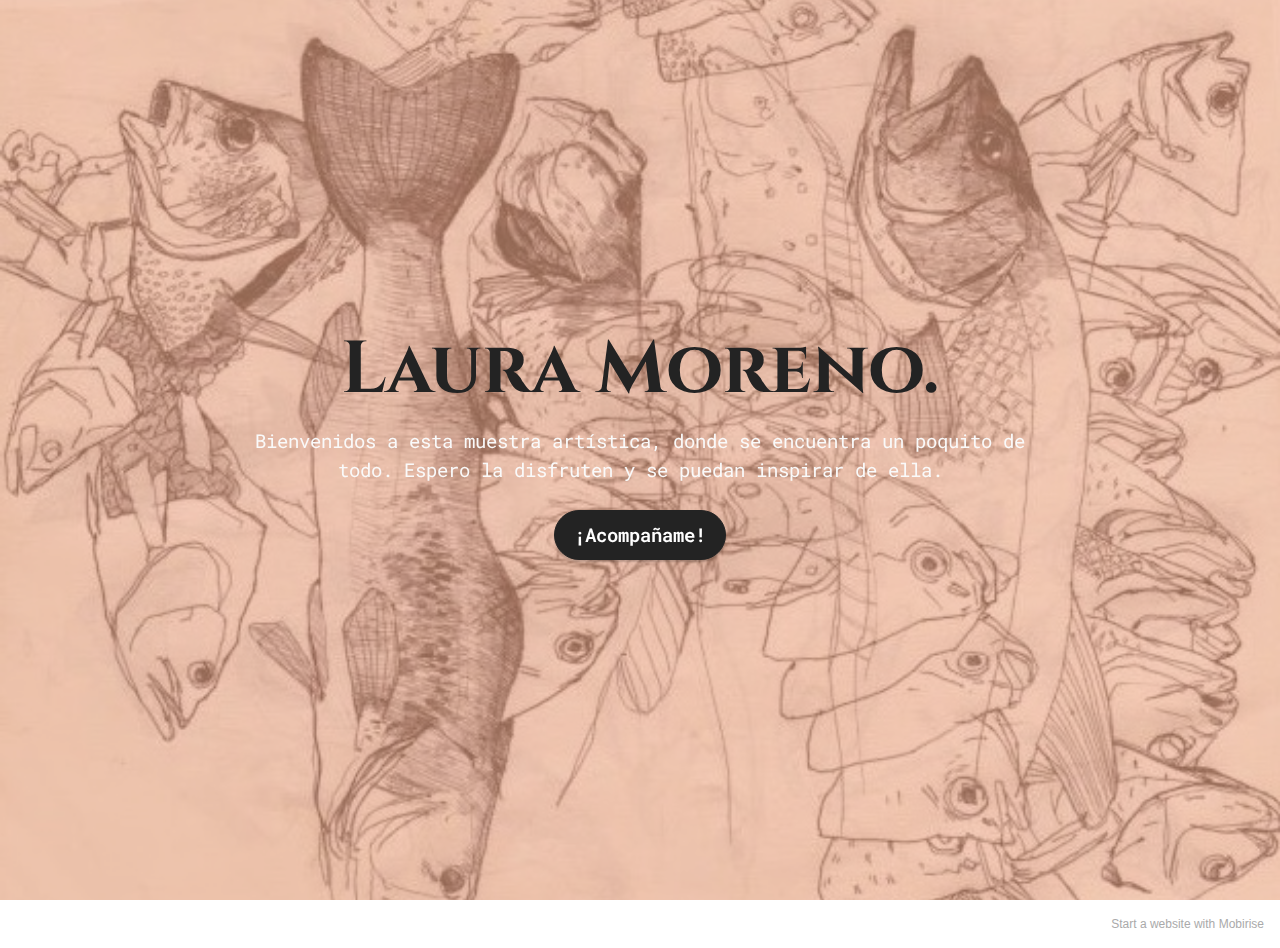
<file: index.html>
<!DOCTYPE html>
<html  >
<head>
  <!-- Site made with Mobirise Website Builder v5.3.5, https://mobirise.com -->
  <meta charset="UTF-8">
  <meta http-equiv="X-UA-Compatible" content="IE=edge">
  <meta name="generator" content="Mobirise v5.3.5, mobirise.com">
  <meta name="viewport" content="width=device-width, initial-scale=1, minimum-scale=1">
  <link rel="shortcut icon" href="assets/images/logo5.png" type="image/x-icon">
  <meta name="description" content="">
  
  
  <title>Laura Moreno</title>
  <link rel="stylesheet" href="assets/tether/tether.min.css">
  <link rel="stylesheet" href="assets/bootstrap/css/bootstrap.min.css">
  <link rel="stylesheet" href="assets/bootstrap/css/bootstrap-grid.min.css">
  <link rel="stylesheet" href="assets/bootstrap/css/bootstrap-reboot.min.css">
  <link rel="stylesheet" href="assets/theme/css/style.css">
  <link rel="preload" href="https://fonts.googleapis.com/css?family=Cinzel:400,500,600,700,800,900&display=swap" as="style" onload="this.onload=null;this.rel='stylesheet'">
  <noscript><link rel="stylesheet" href="https://fonts.googleapis.com/css?family=Cinzel:400,500,600,700,800,900&display=swap"></noscript>
  <link rel="preload" href="https://fonts.googleapis.com/css?family=Roboto+Mono:100,200,300,400,500,600,700,100i,200i,300i,400i,500i,600i,700i&display=swap" as="style" onload="this.onload=null;this.rel='stylesheet'">
  <noscript><link rel="stylesheet" href="https://fonts.googleapis.com/css?family=Roboto+Mono:100,200,300,400,500,600,700,100i,200i,300i,400i,500i,600i,700i&display=swap"></noscript>
  <link rel="preload" as="style" href="assets/mobirise/css/mbr-additional.css"><link rel="stylesheet" href="assets/mobirise/css/mbr-additional.css" type="text/css">
  
  
  
  
</head>
<body>
  
  <section class="header6 cid-sva0ZsQ1a6 mbr-fullscreen mbr-parallax-background" id="header6-u">

    

    <div class="mbr-overlay" style="opacity: 0.6; background-color: rgb(239, 171, 136);"></div>

    <div class="align-center container">
        <div class="row justify-content-center">
            <div class="col-12 col-lg-9">
                <h1 class="mbr-section-title mbr-fonts-style mbr-white mb-3 display-1"><strong>Laura Moreno.</strong></h1>
                
                <p class="mbr-text mbr-white mbr-fonts-style display-7">Bienvenidos a esta muestra artística, donde se encuentra un poquito de todo. Espero la disfruten y se puedan inspirar de ella.</p>
                <div class="mbr-section-btn mt-3"><a class="btn btn-black display-7" href="page1.html">¡Acompañame!</a></div>
            </div>
        </div>
    </div>
</section><section style="background-color: #fff; font-family: -apple-system, BlinkMacSystemFont, 'Segoe UI', 'Roboto', 'Helvetica Neue', Arial, sans-serif; color:#aaa; font-size:12px; padding: 0; align-items: center; display: flex;"><a href="https://mobirise.site/h" style="flex: 1 1; height: 3rem; padding-left: 1rem;"></a><p style="flex: 0 0 auto; margin:0; padding-right:1rem;">Start a website with <a href="https://mobirise.site/z" style="color:#aaa;">Mobirise</a></p></section><script src="assets/web/assets/jquery/jquery.min.js"></script>  <script src="assets/popper/popper.min.js"></script>  <script src="assets/tether/tether.min.js"></script>  <script src="assets/bootstrap/js/bootstrap.min.js"></script>  <script src="assets/smoothscroll/smooth-scroll.js"></script>  <script src="assets/parallax/jarallax.min.js"></script>  <script src="assets/theme/js/script.js"></script>  
  
  
</body>
</html>
</file>
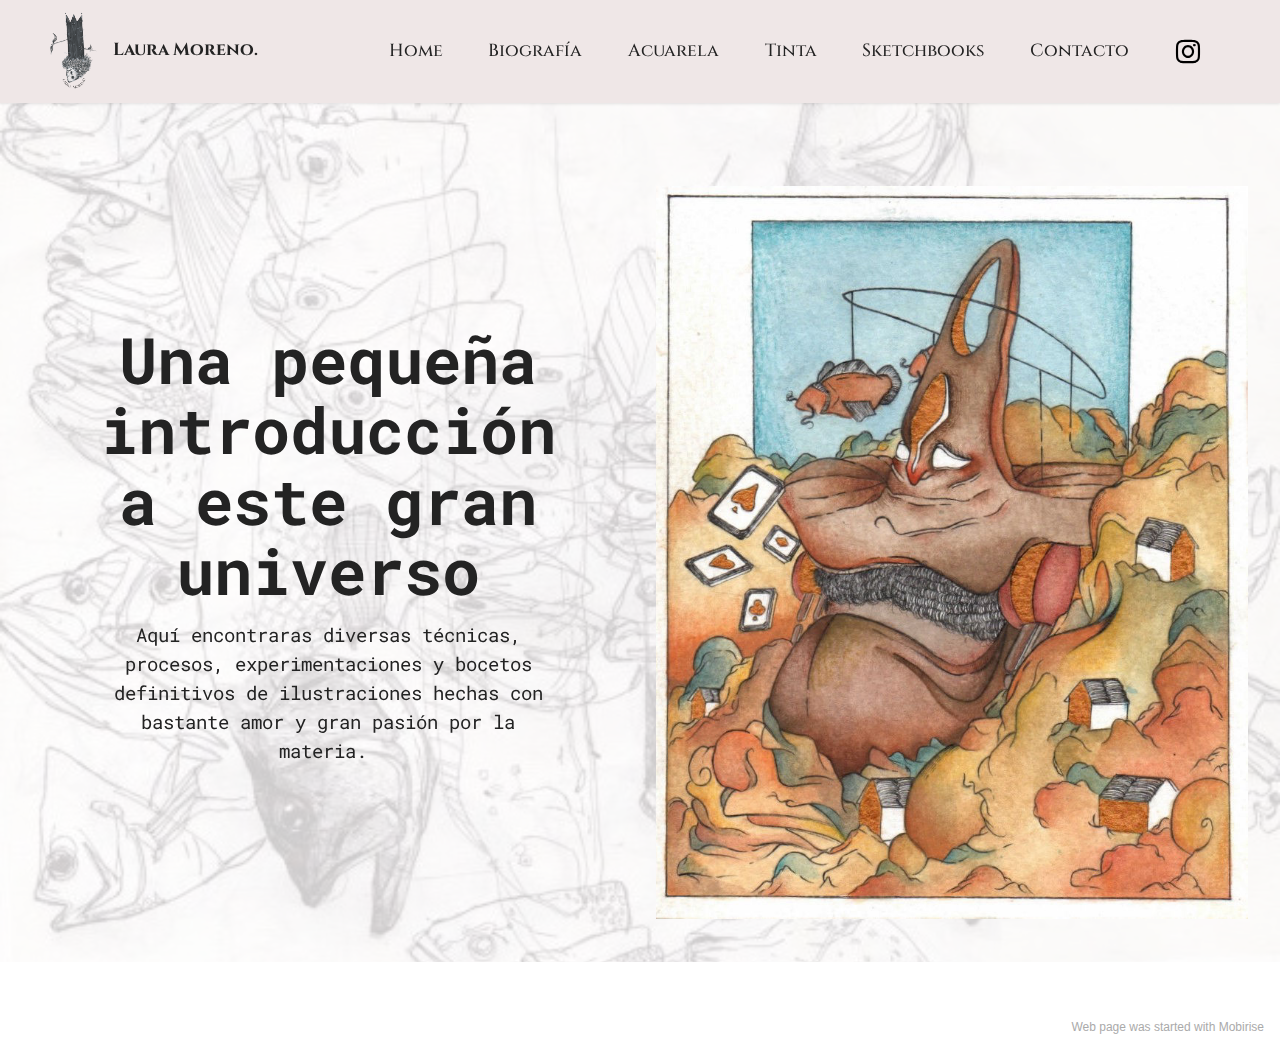
<file: page1.html>
<!DOCTYPE html>
<html  >
<head>
  <!-- Site made with Mobirise Website Builder v5.3.5, https://mobirise.com -->
  <meta charset="UTF-8">
  <meta http-equiv="X-UA-Compatible" content="IE=edge">
  <meta name="generator" content="Mobirise v5.3.5, mobirise.com">
  <meta name="viewport" content="width=device-width, initial-scale=1, minimum-scale=1">
  <link rel="shortcut icon" href="assets/images/logo5.png" type="image/x-icon">
  <meta name="description" content="">
  
  
  <title>Home</title>
  <link rel="stylesheet" href="assets/tether/tether.min.css">
  <link rel="stylesheet" href="assets/bootstrap/css/bootstrap.min.css">
  <link rel="stylesheet" href="assets/bootstrap/css/bootstrap-grid.min.css">
  <link rel="stylesheet" href="assets/bootstrap/css/bootstrap-reboot.min.css">
  <link rel="stylesheet" href="assets/dropdown/css/style.css">
  <link rel="stylesheet" href="assets/socicon/css/styles.css">
  <link rel="stylesheet" href="assets/theme/css/style.css">
  <link rel="preload" href="https://fonts.googleapis.com/css?family=Cinzel:400,500,600,700,800,900&display=swap" as="style" onload="this.onload=null;this.rel='stylesheet'">
  <noscript><link rel="stylesheet" href="https://fonts.googleapis.com/css?family=Cinzel:400,500,600,700,800,900&display=swap"></noscript>
  <link rel="preload" href="https://fonts.googleapis.com/css?family=Roboto+Mono:100,200,300,400,500,600,700,100i,200i,300i,400i,500i,600i,700i&display=swap" as="style" onload="this.onload=null;this.rel='stylesheet'">
  <noscript><link rel="stylesheet" href="https://fonts.googleapis.com/css?family=Roboto+Mono:100,200,300,400,500,600,700,100i,200i,300i,400i,500i,600i,700i&display=swap"></noscript>
  <link rel="preload" as="style" href="assets/mobirise/css/mbr-additional.css"><link rel="stylesheet" href="assets/mobirise/css/mbr-additional.css" type="text/css">
  
  
  
  
</head>
<body>
  
  <section class="menu menu1 cid-sva9TQ54mu" once="menu" id="menu1-10">
    

    <nav class="navbar navbar-dropdown navbar-expand-lg">
        <div class="container-fluid">
            <div class="navbar-brand">
                <span class="navbar-logo">
                    <a href="https://www.youtube.com/channel/UCo1ge_Ci135OOLIuUsIlMOQ" target="_blank">
                        <img src="assets/images/3-103x162.png" alt="Buenas" style="height: 5.1rem;">
                    </a>
                </span>
                <span class="navbar-caption-wrap"><a class="navbar-caption text-black text-primary display-4" href="mailto:delibros165@gmail.com">Laura Moreno.</a></span>
            </div>
            <button class="navbar-toggler" type="button" data-toggle="collapse" data-target="#navbarSupportedContent" aria-controls="navbarNavAltMarkup" aria-expanded="false" aria-label="Toggle navigation">
                <div class="hamburger">
                    <span></span>
                    <span></span>
                    <span></span>
                    <span></span>
                </div>
            </button>
            <div class="collapse navbar-collapse" id="navbarSupportedContent">
                <ul class="navbar-nav nav-dropdown nav-right" data-app-modern-menu="true"><li class="nav-item"><a class="nav-link link text-black text-primary display-4" href="page1.html">Home</a></li><li class="nav-item"><a class="nav-link link text-black text-primary display-4" href="page2.html">Biografía</a></li><li class="nav-item"><a class="nav-link link text-black text-primary display-4" href="page3.html">Acuarela</a></li><li class="nav-item"><a class="nav-link link text-black text-primary display-4" href="page4.html">Tinta</a></li>
                    <li class="nav-item"><a class="nav-link link text-black text-primary display-4" href="page5.html">Sketchbooks</a></li>
                    <li class="nav-item"><a class="nav-link link text-black text-primary display-4" href="page6.html">Contacto</a>
                    </li></ul>
                <div class="icons-menu">
                    <a class="iconfont-wrapper" href="https://www.instagram.com/_cigarrita.gre_/" target="_blank">
                        <span class="p-2 mbr-iconfont socicon-instagram socicon"></span>
                    </a>
                    
                    
                    
                </div>
                
            </div>
        </div>
    </nav>
</section>

<section class="header14 cid-sva6NRydR9 mbr-fullscreen mbr-parallax-background" id="header14-x">

    

    <div class="mbr-overlay" style="opacity: 0.8; background-color: rgb(255, 255, 255);"></div>

    <div class="container-fluid">
        <div class="row justify-content-center align-items-center">
            <div class="col-12 col-md-6 image-wrapper">
                <img src="assets/images/f-803x995.jpg" alt="Rummy">
            </div>
            <div class="col-12 col-md">
                <div class="text-wrapper">
                    <h1 class="mbr-section-title mbr-fonts-style mb-3 display-2"><strong>Una pequeña introducción a este gran universo</strong></h1>
                    <p class="mbr-text mbr-fonts-style display-7">Aquí encontraras diversas técnicas, procesos, experimentaciones y bocetos definitivos de ilustraciones hechas con bastante amor y gran pasión por la materia.&nbsp;</p>
                    
                </div>
            </div>
        </div>
    </div>
</section><section style="background-color: #fff; font-family: -apple-system, BlinkMacSystemFont, 'Segoe UI', 'Roboto', 'Helvetica Neue', Arial, sans-serif; color:#aaa; font-size:12px; padding: 0; align-items: center; display: flex;"><a href="https://mobirise.site/v" style="flex: 1 1; height: 3rem; padding-left: 1rem;"></a><p style="flex: 0 0 auto; margin:0; padding-right:1rem;">Web page was <a href="https://mobirise.site/g" style="color:#aaa;">started</a> with Mobirise</p></section><script src="assets/web/assets/jquery/jquery.min.js"></script>  <script src="assets/popper/popper.min.js"></script>  <script src="assets/tether/tether.min.js"></script>  <script src="assets/bootstrap/js/bootstrap.min.js"></script>  <script src="assets/smoothscroll/smooth-scroll.js"></script>  <script src="assets/dropdown/js/nav-dropdown.js"></script>  <script src="assets/dropdown/js/navbar-dropdown.js"></script>  <script src="assets/touchswipe/jquery.touch-swipe.min.js"></script>  <script src="assets/parallax/jarallax.min.js"></script>  <script src="assets/theme/js/script.js"></script>  
  
  
</body>
</html>
</file>
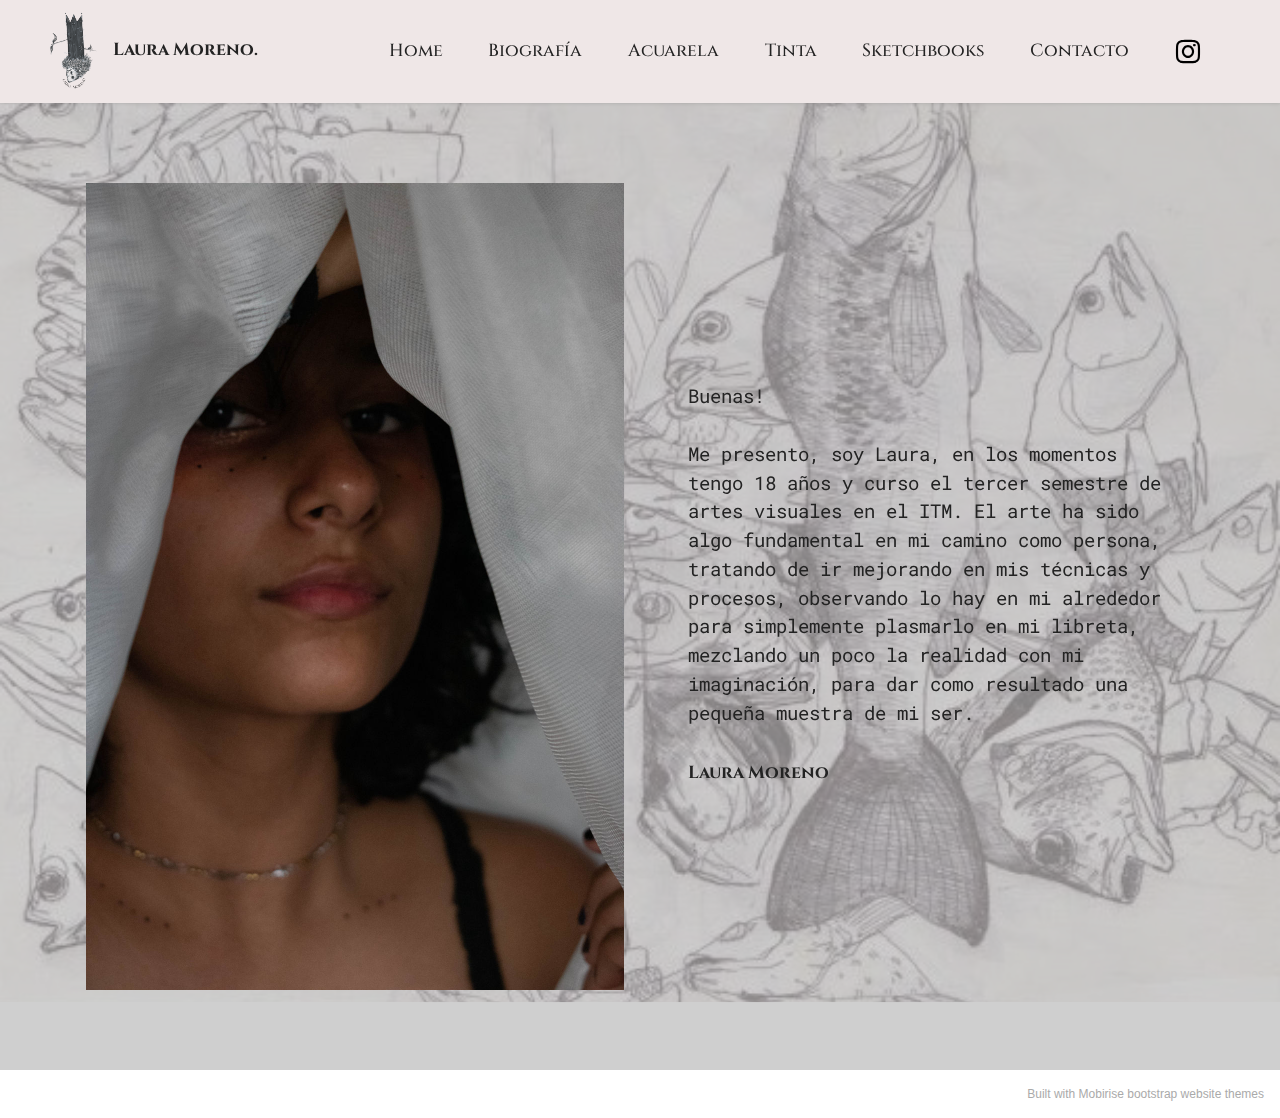
<file: page2.html>
<!DOCTYPE html>
<html  >
<head>
  <!-- Site made with Mobirise Website Builder v5.3.5, https://mobirise.com -->
  <meta charset="UTF-8">
  <meta http-equiv="X-UA-Compatible" content="IE=edge">
  <meta name="generator" content="Mobirise v5.3.5, mobirise.com">
  <meta name="viewport" content="width=device-width, initial-scale=1, minimum-scale=1">
  <link rel="shortcut icon" href="assets/images/logo5.png" type="image/x-icon">
  <meta name="description" content="">
  
  
  <title>Biografía</title>
  <link rel="stylesheet" href="assets/tether/tether.min.css">
  <link rel="stylesheet" href="assets/bootstrap/css/bootstrap.min.css">
  <link rel="stylesheet" href="assets/bootstrap/css/bootstrap-grid.min.css">
  <link rel="stylesheet" href="assets/bootstrap/css/bootstrap-reboot.min.css">
  <link rel="stylesheet" href="assets/dropdown/css/style.css">
  <link rel="stylesheet" href="assets/socicon/css/styles.css">
  <link rel="stylesheet" href="assets/theme/css/style.css">
  <link rel="preload" href="https://fonts.googleapis.com/css?family=Cinzel:400,500,600,700,800,900&display=swap" as="style" onload="this.onload=null;this.rel='stylesheet'">
  <noscript><link rel="stylesheet" href="https://fonts.googleapis.com/css?family=Cinzel:400,500,600,700,800,900&display=swap"></noscript>
  <link rel="preload" href="https://fonts.googleapis.com/css?family=Roboto+Mono:100,200,300,400,500,600,700,100i,200i,300i,400i,500i,600i,700i&display=swap" as="style" onload="this.onload=null;this.rel='stylesheet'">
  <noscript><link rel="stylesheet" href="https://fonts.googleapis.com/css?family=Roboto+Mono:100,200,300,400,500,600,700,100i,200i,300i,400i,500i,600i,700i&display=swap"></noscript>
  <link rel="preload" as="style" href="assets/mobirise/css/mbr-additional.css"><link rel="stylesheet" href="assets/mobirise/css/mbr-additional.css" type="text/css">
  
  
  
  
</head>
<body>
  
  <section class="menu menu1 cid-sva9TQ54mu" once="menu" id="menu1-10">
    

    <nav class="navbar navbar-dropdown navbar-expand-lg">
        <div class="container-fluid">
            <div class="navbar-brand">
                <span class="navbar-logo">
                    <a href="https://www.youtube.com/channel/UCo1ge_Ci135OOLIuUsIlMOQ" target="_blank">
                        <img src="assets/images/3-103x162.png" alt="Buenas" style="height: 5.1rem;">
                    </a>
                </span>
                <span class="navbar-caption-wrap"><a class="navbar-caption text-black text-primary display-4" href="mailto:delibros165@gmail.com">Laura Moreno.</a></span>
            </div>
            <button class="navbar-toggler" type="button" data-toggle="collapse" data-target="#navbarSupportedContent" aria-controls="navbarNavAltMarkup" aria-expanded="false" aria-label="Toggle navigation">
                <div class="hamburger">
                    <span></span>
                    <span></span>
                    <span></span>
                    <span></span>
                </div>
            </button>
            <div class="collapse navbar-collapse" id="navbarSupportedContent">
                <ul class="navbar-nav nav-dropdown nav-right" data-app-modern-menu="true"><li class="nav-item"><a class="nav-link link text-black text-primary display-4" href="page1.html">Home</a></li><li class="nav-item"><a class="nav-link link text-black text-primary display-4" href="page2.html">Biografía</a></li><li class="nav-item"><a class="nav-link link text-black text-primary display-4" href="page3.html">Acuarela</a></li><li class="nav-item"><a class="nav-link link text-black text-primary display-4" href="page4.html">Tinta</a></li>
                    <li class="nav-item"><a class="nav-link link text-black text-primary display-4" href="page5.html">Sketchbooks</a></li>
                    <li class="nav-item"><a class="nav-link link text-black text-primary display-4" href="page6.html">Contacto</a>
                    </li></ul>
                <div class="icons-menu">
                    <a class="iconfont-wrapper" href="https://www.instagram.com/_cigarrita.gre_/" target="_blank">
                        <span class="p-2 mbr-iconfont socicon-instagram socicon"></span>
                    </a>
                    
                    
                    
                </div>
                
            </div>
        </div>
    </nav>
</section>

<section class="testimonials1 cid-svafecpA3M mbr-parallax-background" id="testimonials1-11">
    

    <div class="mbr-overlay" style="opacity: 0.7; background-color: rgb(187, 187, 187);">
    </div>
    <div class="container">
        
        <div class="row align-items-center">
            <div class="col-12 col-md-6">
                <div class="image-wrapper">
                    <img src="assets/images/03082020-dsc-711-1076x1614.jpg" alt="Mobirise">
                </div>
            </div>
            <div class="col-12 col-md">
                <div class="text-wrapper">
                    <p class="mbr-text mbr-fonts-style mb-4 display-7">Buenas!<br><br>Me presento, soy Laura, en los momentos tengo 18 años y curso el tercer semestre de artes visuales en el ITM. El arte ha sido algo fundamental en mi camino como persona, tratando de ir mejorando en mis técnicas y procesos, observando lo hay en mi alrededor para simplemente plasmarlo en mi libreta, mezclando un poco la realidad con mi imaginación, para dar como resultado una pequeña muestra de mi ser.&nbsp;</p>
                    <p class="name mbr-fonts-style mb-1 display-4"><strong>Laura Moreno</strong></p>
                    
                </div>
            </div>
        </div>
    </div>
</section><section style="background-color: #fff; font-family: -apple-system, BlinkMacSystemFont, 'Segoe UI', 'Roboto', 'Helvetica Neue', Arial, sans-serif; color:#aaa; font-size:12px; padding: 0; align-items: center; display: flex;"><a href="https://mobirise.site/o" style="flex: 1 1; height: 3rem; padding-left: 1rem;"></a><p style="flex: 0 0 auto; margin:0; padding-right:1rem;"><a href="https://mobirise.site/t" style="color:#aaa;">Built</a> with Mobirise bootstrap website themes</p></section><script src="assets/web/assets/jquery/jquery.min.js"></script>  <script src="assets/popper/popper.min.js"></script>  <script src="assets/tether/tether.min.js"></script>  <script src="assets/bootstrap/js/bootstrap.min.js"></script>  <script src="assets/smoothscroll/smooth-scroll.js"></script>  <script src="assets/dropdown/js/nav-dropdown.js"></script>  <script src="assets/dropdown/js/navbar-dropdown.js"></script>  <script src="assets/touchswipe/jquery.touch-swipe.min.js"></script>  <script src="assets/parallax/jarallax.min.js"></script>  <script src="assets/theme/js/script.js"></script>  
  
  
</body>
</html>
</file>
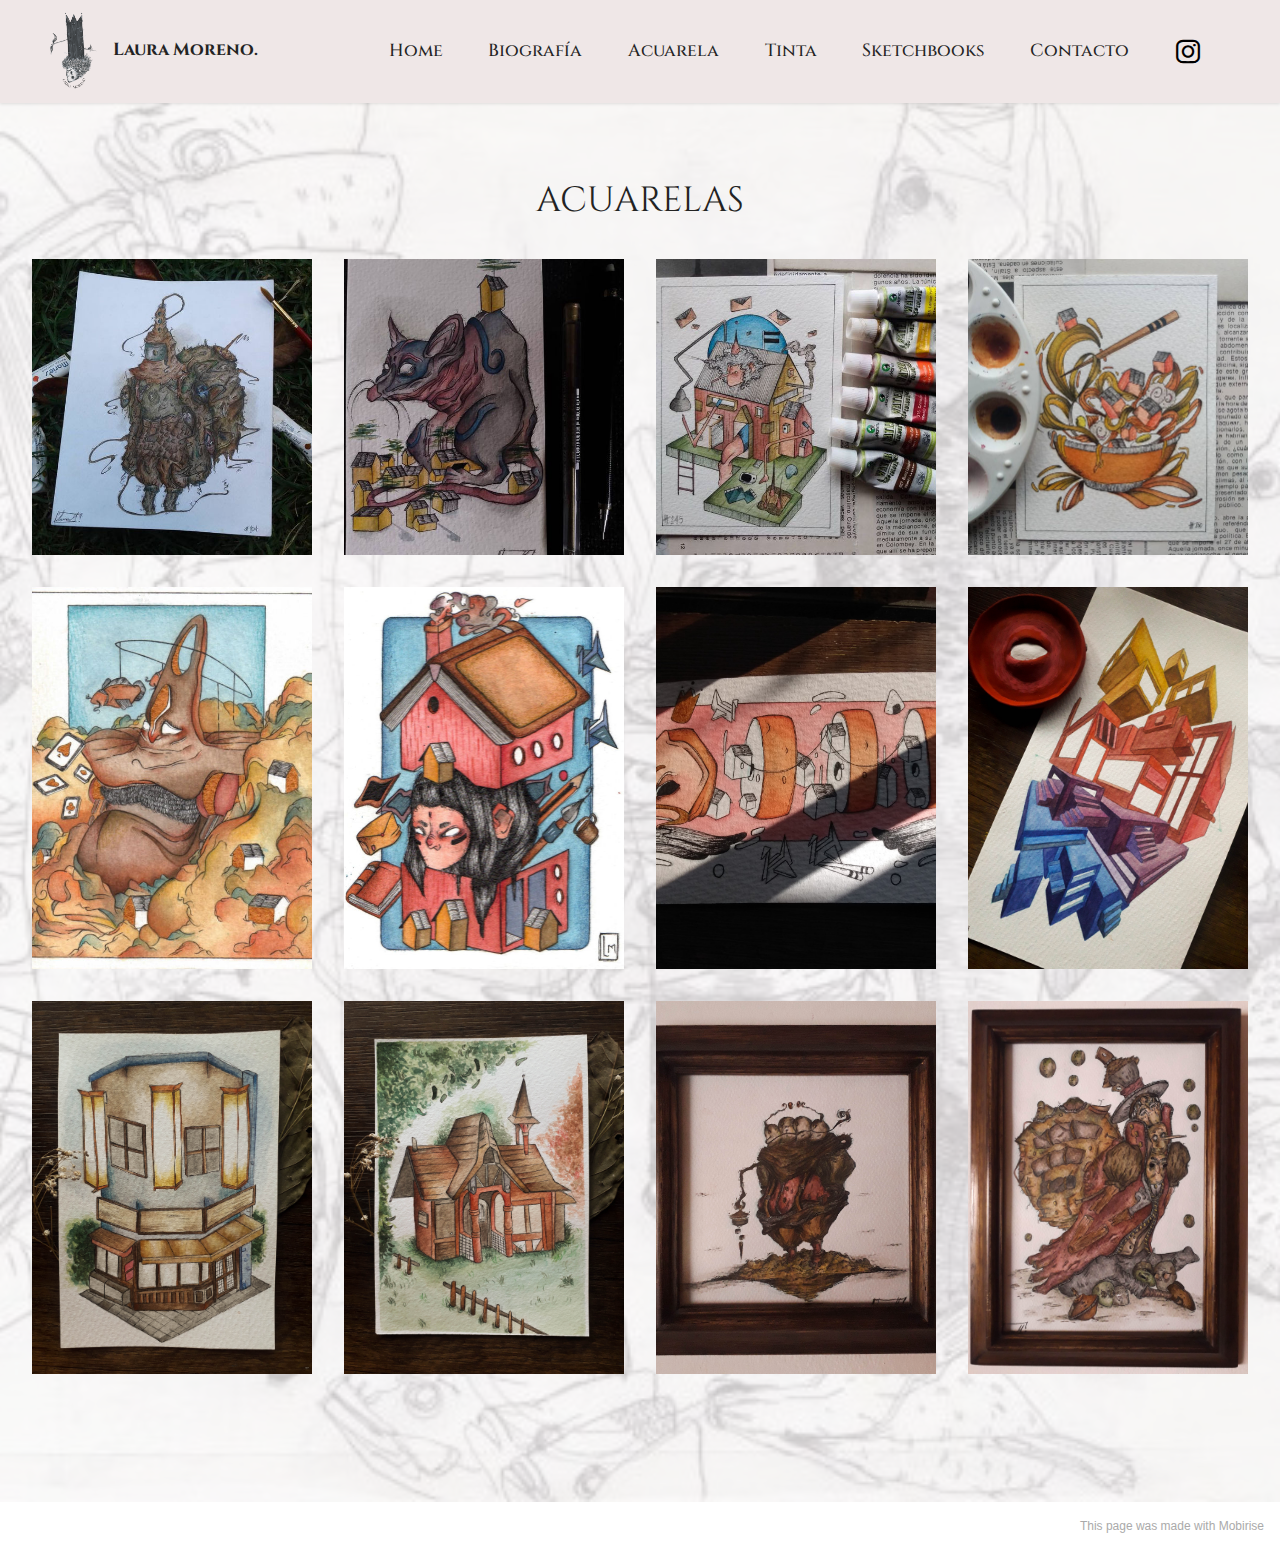
<file: page3.html>
<!DOCTYPE html>
<html  >
<head>
  <!-- Site made with Mobirise Website Builder v5.3.5, https://mobirise.com -->
  <meta charset="UTF-8">
  <meta http-equiv="X-UA-Compatible" content="IE=edge">
  <meta name="generator" content="Mobirise v5.3.5, mobirise.com">
  <meta name="viewport" content="width=device-width, initial-scale=1, minimum-scale=1">
  <link rel="shortcut icon" href="assets/images/logo5.png" type="image/x-icon">
  <meta name="description" content="">
  
  
  <title>Acuarela</title>
  <link rel="stylesheet" href="assets/web/assets/mobirise-icons2/mobirise2.css">
  <link rel="stylesheet" href="assets/tether/tether.min.css">
  <link rel="stylesheet" href="assets/bootstrap/css/bootstrap.min.css">
  <link rel="stylesheet" href="assets/bootstrap/css/bootstrap-grid.min.css">
  <link rel="stylesheet" href="assets/bootstrap/css/bootstrap-reboot.min.css">
  <link rel="stylesheet" href="assets/dropdown/css/style.css">
  <link rel="stylesheet" href="assets/socicon/css/styles.css">
  <link rel="stylesheet" href="assets/theme/css/style.css">
  <link rel="preload" href="https://fonts.googleapis.com/css?family=Cinzel:400,500,600,700,800,900&display=swap" as="style" onload="this.onload=null;this.rel='stylesheet'">
  <noscript><link rel="stylesheet" href="https://fonts.googleapis.com/css?family=Cinzel:400,500,600,700,800,900&display=swap"></noscript>
  <link rel="preload" href="https://fonts.googleapis.com/css?family=Roboto+Mono:100,200,300,400,500,600,700,100i,200i,300i,400i,500i,600i,700i&display=swap" as="style" onload="this.onload=null;this.rel='stylesheet'">
  <noscript><link rel="stylesheet" href="https://fonts.googleapis.com/css?family=Roboto+Mono:100,200,300,400,500,600,700,100i,200i,300i,400i,500i,600i,700i&display=swap"></noscript>
  <link rel="preload" as="style" href="assets/mobirise/css/mbr-additional.css"><link rel="stylesheet" href="assets/mobirise/css/mbr-additional.css" type="text/css">
  
  
  
  
</head>
<body>
  
  <section class="menu menu1 cid-sva9TQ54mu" once="menu" id="menu1-10">
    

    <nav class="navbar navbar-dropdown navbar-expand-lg">
        <div class="container-fluid">
            <div class="navbar-brand">
                <span class="navbar-logo">
                    <a href="https://www.youtube.com/channel/UCo1ge_Ci135OOLIuUsIlMOQ" target="_blank">
                        <img src="assets/images/3-103x162.png" alt="Buenas" style="height: 5.1rem;">
                    </a>
                </span>
                <span class="navbar-caption-wrap"><a class="navbar-caption text-black text-primary display-4" href="mailto:delibros165@gmail.com">Laura Moreno.</a></span>
            </div>
            <button class="navbar-toggler" type="button" data-toggle="collapse" data-target="#navbarSupportedContent" aria-controls="navbarNavAltMarkup" aria-expanded="false" aria-label="Toggle navigation">
                <div class="hamburger">
                    <span></span>
                    <span></span>
                    <span></span>
                    <span></span>
                </div>
            </button>
            <div class="collapse navbar-collapse" id="navbarSupportedContent">
                <ul class="navbar-nav nav-dropdown nav-right" data-app-modern-menu="true"><li class="nav-item"><a class="nav-link link text-black text-primary display-4" href="page1.html">Home</a></li><li class="nav-item"><a class="nav-link link text-black text-primary display-4" href="page2.html">Biografía</a></li><li class="nav-item"><a class="nav-link link text-black text-primary display-4" href="page3.html">Acuarela</a></li><li class="nav-item"><a class="nav-link link text-black text-primary display-4" href="page4.html">Tinta</a></li>
                    <li class="nav-item"><a class="nav-link link text-black text-primary display-4" href="page5.html">Sketchbooks</a></li>
                    <li class="nav-item"><a class="nav-link link text-black text-primary display-4" href="page6.html">Contacto</a>
                    </li></ul>
                <div class="icons-menu">
                    <a class="iconfont-wrapper" href="https://www.instagram.com/_cigarrita.gre_/" target="_blank">
                        <span class="p-2 mbr-iconfont socicon-instagram socicon"></span>
                    </a>
                    
                    
                    
                </div>
                
            </div>
        </div>
    </nav>
</section>

<section class="gallery6 mbr-gallery cid-svahQqQ91n" id="gallery6-12">
    

    <div class="mbr-overlay" style="opacity: 0.8; background-color: rgb(250, 250, 250);">
    </div>

    <div class="container-fluid">
        <div class="mbr-section-head">
            
            <h4 class="mbr-section-subtitle mbr-fonts-style align-center mb-0 mt-2 display-5">ACUARELAS</h4>
        </div>
        <div class="row mbr-gallery mt-4">
            <div class="col-12 col-md-6 col-lg-3 item gallery-image active">
                <div class="item-wrapper" data-toggle="modal" data-target="#sAHP6UzyLr-modal">
                    <img class="w-100" src="assets/images/36566351-212276592956500-7568339851431378944-n-561x561.jpg" alt="Caballero de madera " data-slide-to="0" data-target="#lb-sAHP6UzyLr">
                    <div class="icon-wrapper">
                        <span class="mobi-mbri mobi-mbri-search mbr-iconfont mbr-iconfont-btn"></span>
                    </div>
                </div>
                
            </div><div class="col-12 col-md-6 col-lg-3 item gallery-image">
                <div class="item-wrapper" data-toggle="modal" data-target="#sAHP6UzyLr-modal">
                    <img class="w-100" src="assets/images/91398257-244836336700020-6057550120964312941-n-561x561.jpg" alt="" data-slide-to="1" data-target="#lb-sAHP6UzyLr">
                    <div class="icon-wrapper">
                        <span class="mobi-mbri mobi-mbri-search mbr-iconfont mbr-iconfont-btn"></span>
                    </div>
                </div>
                
            </div><div class="col-12 col-md-6 col-lg-3 item gallery-image">
                <div class="item-wrapper" data-toggle="modal" data-target="#sAHP6UzyLr-modal">
                    <img class="w-100" src="assets/images/117791972-626097731639032-7656484718660539025-n-561x561.jpg" alt="" data-slide-to="2" data-target="#lb-sAHP6UzyLr">
                    <div class="icon-wrapper">
                        <span class="mobi-mbri mobi-mbri-search mbr-iconfont mbr-iconfont-btn"></span>
                    </div>
                </div>
                
            </div><div class="col-12 col-md-6 col-lg-3 item gallery-image">
                <div class="item-wrapper" data-toggle="modal" data-target="#sAHP6UzyLr-modal">
                    <img class="w-100" src="assets/images/117957615-785671968639393-7880858269455723606-n1-561x593.jpg" alt="" data-slide-to="3" data-target="#lb-sAHP6UzyLr">
                    <div class="icon-wrapper">
                        <span class="mobi-mbri mobi-mbri-search mbr-iconfont mbr-iconfont-btn"></span>
                    </div>
                </div>
                
            </div><div class="col-12 col-md-6 col-lg-3 item gallery-image">
                <div class="item-wrapper" data-toggle="modal" data-target="#sAHP6UzyLr-modal">
                    <img class="w-100" src="assets/images/f-561x695.jpg" alt="" data-slide-to="4" data-target="#lb-sAHP6UzyLr">
                    <div class="icon-wrapper">
                        <span class="mobi-mbri mobi-mbri-search mbr-iconfont mbr-iconfont-btn"></span>
                    </div>
                </div>
                
            </div><div class="col-12 col-md-6 col-lg-3 item gallery-image">
                <div class="item-wrapper" data-toggle="modal" data-target="#sAHP6UzyLr-modal">
                    <img class="w-100" src="assets/images/img001-561x764.jpg" alt="" data-slide-to="5" data-target="#lb-sAHP6UzyLr">
                    <div class="icon-wrapper">
                        <span class="mobi-mbri mobi-mbri-search mbr-iconfont mbr-iconfont-btn"></span>
                    </div>
                </div>
                
            </div><div class="col-12 col-md-6 col-lg-3 item gallery-image">
                <div class="item-wrapper" data-toggle="modal" data-target="#sAHP6UzyLr-modal">
                    <img class="w-100" src="assets/images/img-20201228-150649263-4159x2528.jpg" alt="" data-slide-to="6" data-target="#lb-sAHP6UzyLr">
                    <div class="icon-wrapper">
                        <span class="mobi-mbri mobi-mbri-search mbr-iconfont mbr-iconfont-btn"></span>
                    </div>
                </div>
                
            </div><div class="col-12 col-md-6 col-lg-3 item gallery-image">
                <div class="item-wrapper" data-toggle="modal" data-target="#sAHP6UzyLr-modal">
                    <img class="w-100" src="assets/images/20210420-175336-3096x4128.jpg" alt="" data-slide-to="7" data-target="#lb-sAHP6UzyLr">
                    <div class="icon-wrapper">
                        <span class="mobi-mbri mobi-mbri-search mbr-iconfont mbr-iconfont-btn"></span>
                    </div>
                </div>
                
            </div><div class="col-12 col-md-6 col-lg-3 item gallery-image">
                <div class="item-wrapper" data-toggle="modal" data-target="#sAHP6UzyLr-modal">
                    <img class="w-100" src="assets/images/20210617-133039-3096x3887.jpg" alt="" data-slide-to="8" data-target="#lb-sAHP6UzyLr">
                    <div class="icon-wrapper">
                        <span class="mobi-mbri mobi-mbri-search mbr-iconfont mbr-iconfont-btn"></span>
                    </div>
                </div>
                
            </div><div class="col-12 col-md-6 col-lg-3 item gallery-image">
                <div class="item-wrapper" data-toggle="modal" data-target="#sAHP6UzyLr-modal">
                    <img class="w-100" src="assets/images/20210617-133121-3096x4128.jpg" alt="" data-slide-to="9" data-target="#lb-sAHP6UzyLr">
                    <div class="icon-wrapper">
                        <span class="mobi-mbri mobi-mbri-search mbr-iconfont mbr-iconfont-btn"></span>
                    </div>
                </div>
                
            </div><div class="col-12 col-md-6 col-lg-3 item gallery-image">
                <div class="item-wrapper" data-toggle="modal" data-target="#sAHP6UzyLr-modal">
                    <img class="w-100" src="assets/images/20210617-133604-3092x2902.jpg" alt="" data-slide-to="10" data-target="#lb-sAHP6UzyLr">
                    <div class="icon-wrapper">
                        <span class="mobi-mbri mobi-mbri-search mbr-iconfont mbr-iconfont-btn"></span>
                    </div>
                </div>
                
            </div><div class="col-12 col-md-6 col-lg-3 item gallery-image">
                <div class="item-wrapper" data-toggle="modal" data-target="#sAHP6UzyLr-modal">
                    <img class="w-100" src="assets/images/20210617-133521-2844x3547.jpg" alt="" data-slide-to="11" data-target="#lb-sAHP6UzyLr">
                    <div class="icon-wrapper">
                        <span class="mobi-mbri mobi-mbri-search mbr-iconfont mbr-iconfont-btn"></span>
                    </div>
                </div>
                
            </div>
            
            
            
        </div>

        <div class="modal mbr-slider" tabindex="-1" role="dialog" aria-hidden="true" id="sAHP6UzyLr-modal">
            <div class="modal-dialog" role="document">
                <div class="modal-content">
                    <div class="modal-body">
                        <div class="carousel slide" id="lb-sAHP6UzyLr" data-interval="5000">
                            <div class="carousel-inner">
                                <div class="carousel-item active">
                                    <img class="d-block w-100" src="assets/images/36566351-212276592956500-7568339851431378944-n-561x561.jpg" alt="">
                                </div><div class="carousel-item">
                                    <img class="d-block w-100" src="assets/images/91398257-244836336700020-6057550120964312941-n-561x561.jpg" alt="">
                                </div><div class="carousel-item">
                                    <img class="d-block w-100" src="assets/images/117791972-626097731639032-7656484718660539025-n-561x561.jpg" alt="">
                                </div><div class="carousel-item">
                                    <img class="d-block w-100" src="assets/images/117957615-785671968639393-7880858269455723606-n1-561x593.jpg" alt="">
                                </div><div class="carousel-item">
                                    <img class="d-block w-100" src="assets/images/f-561x695.jpg" alt="">
                                </div><div class="carousel-item">
                                    <img class="d-block w-100" src="assets/images/img001-561x764.jpg" alt="">
                                </div><div class="carousel-item">
                                    <img class="d-block w-100" src="assets/images/img-20201228-150649263-4159x2528.jpg" alt="">
                                </div><div class="carousel-item">
                                    <img class="d-block w-100" src="assets/images/20210420-175336-3096x4128.jpg" alt="">
                                </div><div class="carousel-item">
                                    <img class="d-block w-100" src="assets/images/20210617-133039-3096x3887.jpg" alt="">
                                </div><div class="carousel-item">
                                    <img class="d-block w-100" src="assets/images/20210617-133121-3096x4128.jpg" alt="">
                                </div><div class="carousel-item">
                                    <img class="d-block w-100" src="assets/images/20210617-133604-3092x2902.jpg" alt="">
                                </div><div class="carousel-item">
                                    <img class="d-block w-100" src="assets/images/20210617-133521-2844x3547.jpg" alt="">
                                </div>
                                
                                
                                
                            </div>
                            <ol class="carousel-indicators">
                                <li data-slide-to="0" class="active" data-target="#lb-sAHP6UzyLr"></li>
                                <li data-slide-to="1" data-target="#lb-sAHP6UzyLr"></li><li data-slide-to="2" data-target="#lb-sAHP6UzyLr"></li>
                                <li data-slide-to="3" data-target="#lb-sAHP6UzyLr"></li>
                                <li data-slide-to="4" data-target="#lb-sAHP6UzyLr"></li><li data-slide-to="5" data-target="#lb-sAHP6UzyLr"></li><li data-slide-to="6" data-target="#lb-sAHP6UzyLr"></li><li data-slide-to="7" data-target="#lb-sAHP6UzyLr"></li><li data-slide-to="8" data-target="#lb-sAHP6UzyLr"></li><li data-slide-to="9" data-target="#lb-sAHP6UzyLr"></li><li data-slide-to="10" data-target="#lb-sAHP6UzyLr"></li><li data-slide-to="11" data-target="#lb-sAHP6UzyLr"></li>
                            </ol>
                            <a role="button" href="" class="close" data-dismiss="modal" aria-label="Close">
                            </a>
                            <a class="carousel-control-prev carousel-control" role="button" data-slide="prev" href="#lb-sAHP6UzyLr">
                                <span class="mobi-mbri mobi-mbri-arrow-prev" aria-hidden="true"></span>
                                <span class="sr-only">Previous</span>
                            </a>
                            <a class="carousel-control-next carousel-control" role="button" data-slide="next" href="#lb-sAHP6UzyLr">
                                <span class="mobi-mbri mobi-mbri-arrow-next" aria-hidden="true"></span>
                                <span class="sr-only">Next</span>
                            </a>
                        </div>
                    </div>
                </div>
            </div>
        </div>
    </div>
</section><section style="background-color: #fff; font-family: -apple-system, BlinkMacSystemFont, 'Segoe UI', 'Roboto', 'Helvetica Neue', Arial, sans-serif; color:#aaa; font-size:12px; padding: 0; align-items: center; display: flex;"><a href="https://mobirise.site/t" style="flex: 1 1; height: 3rem; padding-left: 1rem;"></a><p style="flex: 0 0 auto; margin:0; padding-right:1rem;"><a href="https://mobirise.site/c" style="color:#aaa;">This</a> page was made with Mobirise</p></section><script src="assets/web/assets/jquery/jquery.min.js"></script>  <script src="assets/popper/popper.min.js"></script>  <script src="assets/tether/tether.min.js"></script>  <script src="assets/bootstrap/js/bootstrap.min.js"></script>  <script src="assets/smoothscroll/smooth-scroll.js"></script>  <script src="assets/dropdown/js/nav-dropdown.js"></script>  <script src="assets/dropdown/js/navbar-dropdown.js"></script>  <script src="assets/touchswipe/jquery.touch-swipe.min.js"></script>  <script src="assets/parallax/jarallax.min.js"></script>  <script src="assets/theme/js/script.js"></script>  
  
  
</body>
</html>
</file>
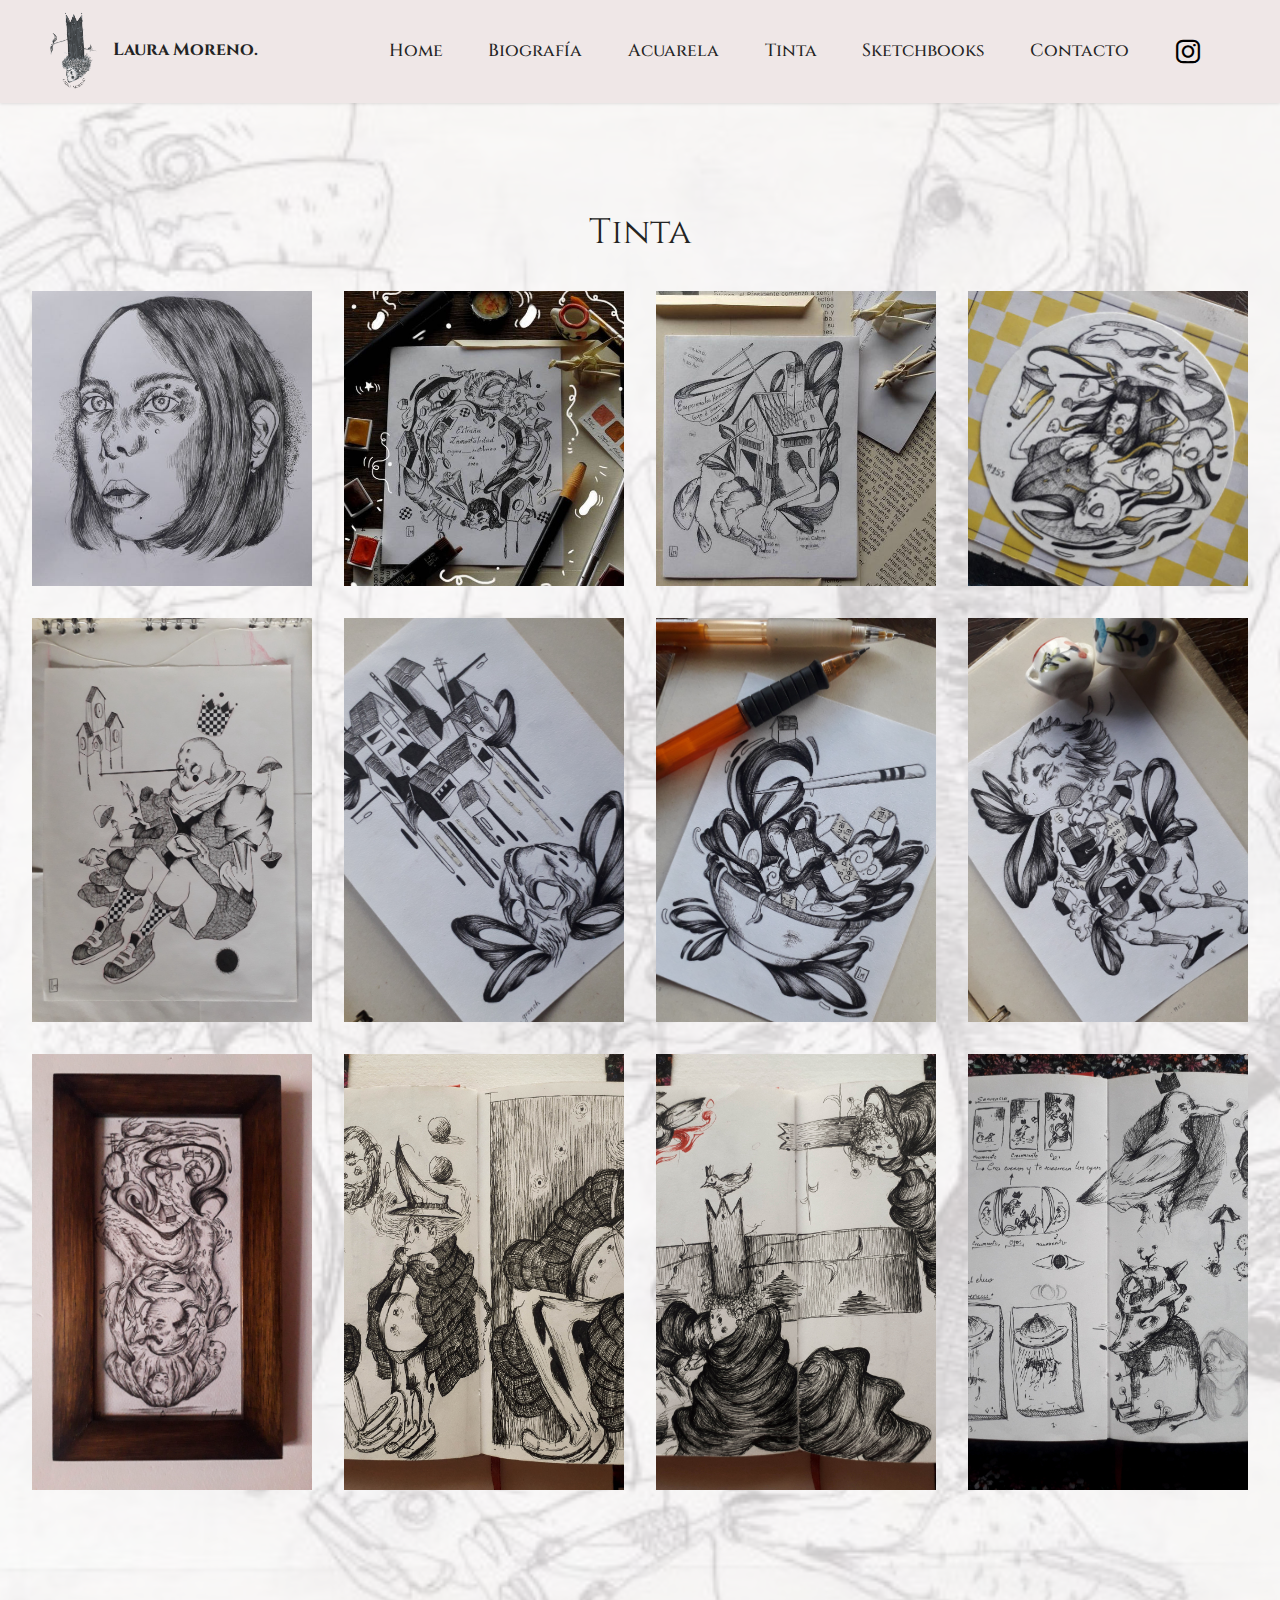
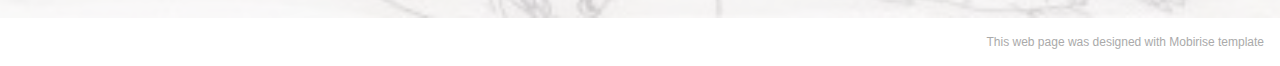
<file: page4.html>
<!DOCTYPE html>
<html  >
<head>
  <!-- Site made with Mobirise Website Builder v5.3.5, https://mobirise.com -->
  <meta charset="UTF-8">
  <meta http-equiv="X-UA-Compatible" content="IE=edge">
  <meta name="generator" content="Mobirise v5.3.5, mobirise.com">
  <meta name="viewport" content="width=device-width, initial-scale=1, minimum-scale=1">
  <link rel="shortcut icon" href="assets/images/logo5.png" type="image/x-icon">
  <meta name="description" content="">
  
  
  <title>Tinta</title>
  <link rel="stylesheet" href="assets/web/assets/mobirise-icons2/mobirise2.css">
  <link rel="stylesheet" href="assets/tether/tether.min.css">
  <link rel="stylesheet" href="assets/bootstrap/css/bootstrap.min.css">
  <link rel="stylesheet" href="assets/bootstrap/css/bootstrap-grid.min.css">
  <link rel="stylesheet" href="assets/bootstrap/css/bootstrap-reboot.min.css">
  <link rel="stylesheet" href="assets/dropdown/css/style.css">
  <link rel="stylesheet" href="assets/socicon/css/styles.css">
  <link rel="stylesheet" href="assets/theme/css/style.css">
  <link rel="preload" href="https://fonts.googleapis.com/css?family=Cinzel:400,500,600,700,800,900&display=swap" as="style" onload="this.onload=null;this.rel='stylesheet'">
  <noscript><link rel="stylesheet" href="https://fonts.googleapis.com/css?family=Cinzel:400,500,600,700,800,900&display=swap"></noscript>
  <link rel="preload" href="https://fonts.googleapis.com/css?family=Roboto+Mono:100,200,300,400,500,600,700,100i,200i,300i,400i,500i,600i,700i&display=swap" as="style" onload="this.onload=null;this.rel='stylesheet'">
  <noscript><link rel="stylesheet" href="https://fonts.googleapis.com/css?family=Roboto+Mono:100,200,300,400,500,600,700,100i,200i,300i,400i,500i,600i,700i&display=swap"></noscript>
  <link rel="preload" as="style" href="assets/mobirise/css/mbr-additional.css"><link rel="stylesheet" href="assets/mobirise/css/mbr-additional.css" type="text/css">
  
  
  
  
</head>
<body>
  
  <section class="menu menu1 cid-sva9TQ54mu" once="menu" id="menu1-10">
    

    <nav class="navbar navbar-dropdown navbar-expand-lg">
        <div class="container-fluid">
            <div class="navbar-brand">
                <span class="navbar-logo">
                    <a href="https://www.youtube.com/channel/UCo1ge_Ci135OOLIuUsIlMOQ" target="_blank">
                        <img src="assets/images/3-103x162.png" alt="Buenas" style="height: 5.1rem;">
                    </a>
                </span>
                <span class="navbar-caption-wrap"><a class="navbar-caption text-black text-primary display-4" href="mailto:delibros165@gmail.com">Laura Moreno.</a></span>
            </div>
            <button class="navbar-toggler" type="button" data-toggle="collapse" data-target="#navbarSupportedContent" aria-controls="navbarNavAltMarkup" aria-expanded="false" aria-label="Toggle navigation">
                <div class="hamburger">
                    <span></span>
                    <span></span>
                    <span></span>
                    <span></span>
                </div>
            </button>
            <div class="collapse navbar-collapse" id="navbarSupportedContent">
                <ul class="navbar-nav nav-dropdown nav-right" data-app-modern-menu="true"><li class="nav-item"><a class="nav-link link text-black text-primary display-4" href="page1.html">Home</a></li><li class="nav-item"><a class="nav-link link text-black text-primary display-4" href="page2.html">Biografía</a></li><li class="nav-item"><a class="nav-link link text-black text-primary display-4" href="page3.html">Acuarela</a></li><li class="nav-item"><a class="nav-link link text-black text-primary display-4" href="page4.html">Tinta</a></li>
                    <li class="nav-item"><a class="nav-link link text-black text-primary display-4" href="page5.html">Sketchbooks</a></li>
                    <li class="nav-item"><a class="nav-link link text-black text-primary display-4" href="page6.html">Contacto</a>
                    </li></ul>
                <div class="icons-menu">
                    <a class="iconfont-wrapper" href="https://www.instagram.com/_cigarrita.gre_/" target="_blank">
                        <span class="p-2 mbr-iconfont socicon-instagram socicon"></span>
                    </a>
                    
                    
                    
                </div>
                
            </div>
        </div>
    </nav>
</section>

<section class="gallery6 mbr-gallery cid-svaq7L1sxC" id="gallery6-14">
    

    <div class="mbr-overlay" style="opacity: 0.8; background-color: rgb(250, 250, 250);">
    </div>

    <div class="container-fluid">
        <div class="mbr-section-head">
            
            <h4 class="mbr-section-subtitle mbr-fonts-style align-center mb-0 mt-2 display-5">Tinta</h4>
        </div>
        <div class="row mbr-gallery mt-4">
            <div class="col-12 col-md-6 col-lg-3 item gallery-image">
                <div class="item-wrapper" data-toggle="modal" data-target="#sAHP71NEfJ-modal">
                    <img class="w-100" src="assets/images/20210331-161326-569x494.jpg" alt="" data-slide-to="0" data-target="#lb-sAHP71NEfJ">
                    <div class="icon-wrapper">
                        <span class="mobi-mbri mobi-mbri-search mbr-iconfont mbr-iconfont-btn"></span>
                    </div>
                </div>
                
            </div>
            <div class="col-12 col-md-6 col-lg-3 item gallery-image">
                <div class="item-wrapper" data-toggle="modal" data-target="#sAHP71NEfJ-modal">
                    <img class="w-100" src="assets/images/145645120-415682519721640-8690324488363262423-n-561x561.jpg" alt="" data-slide-to="1" data-target="#lb-sAHP71NEfJ">
                    <div class="icon-wrapper">
                        <span class="mobi-mbri mobi-mbri-search mbr-iconfont mbr-iconfont-btn"></span>
                    </div>
                </div>
                
            </div>
            <div class="col-12 col-md-6 col-lg-3 item gallery-image">
                <div class="item-wrapper" data-toggle="modal" data-target="#sAHP71NEfJ-modal">
                    <img class="w-100" src="assets/images/106093786-562233837993586-263366686555951987-n-561x561.jpg" alt="" data-slide-to="2" data-target="#lb-sAHP71NEfJ">
                    <div class="icon-wrapper">
                        <span class="mobi-mbri mobi-mbri-search mbr-iconfont mbr-iconfont-btn"></span>
                    </div>
                </div>
                
            </div>
            <div class="col-12 col-md-6 col-lg-3 item gallery-image">
                <div class="item-wrapper" data-toggle="modal" data-target="#sAHP71NEfJ-modal">
                    <img class="w-100" src="assets/images/20210402-171852-561x591.jpg" alt="" data-slide-to="3" data-target="#lb-sAHP71NEfJ">
                    <div class="icon-wrapper">
                        <span class="mobi-mbri mobi-mbri-search mbr-iconfont mbr-iconfont-btn"></span>
                    </div>
                </div>
                
            </div><div class="col-12 col-md-6 col-lg-3 item gallery-image">
                <div class="item-wrapper" data-toggle="modal" data-target="#sAHP71NEfJ-modal">
                    <img class="w-100" src="assets/images/20210402-172118-2666x3844.jpg" alt="" data-slide-to="4" data-target="#lb-sAHP71NEfJ">
                    <div class="icon-wrapper">
                        <span class="mobi-mbri mobi-mbri-search mbr-iconfont mbr-iconfont-btn"></span>
                    </div>
                </div>
                
            </div><div class="col-12 col-md-6 col-lg-3 item gallery-image">
                <div class="item-wrapper" data-toggle="modal" data-target="#sAHP71NEfJ-modal">
                    <img class="w-100" src="assets/images/20210402-171859-3095x3021.jpg" alt="" data-slide-to="5" data-target="#lb-sAHP71NEfJ">
                    <div class="icon-wrapper">
                        <span class="mobi-mbri mobi-mbri-search mbr-iconfont mbr-iconfont-btn"></span>
                    </div>
                </div>
                
            </div><div class="col-12 col-md-6 col-lg-3 item gallery-image">
                <div class="item-wrapper" data-toggle="modal" data-target="#sAHP71NEfJ-modal">
                    <img class="w-100" src="assets/images/20210402-171925-3078x3596.jpg" alt="" data-slide-to="6" data-target="#lb-sAHP71NEfJ">
                    <div class="icon-wrapper">
                        <span class="mobi-mbri mobi-mbri-search mbr-iconfont mbr-iconfont-btn"></span>
                    </div>
                </div>
                
            </div><div class="col-12 col-md-6 col-lg-3 item gallery-image">
                <div class="item-wrapper" data-toggle="modal" data-target="#sAHP71NEfJ-modal">
                    <img class="w-100" src="assets/images/20210402-171947-3095x3854.jpg" alt="" data-slide-to="7" data-target="#lb-sAHP71NEfJ">
                    <div class="icon-wrapper">
                        <span class="mobi-mbri mobi-mbri-search mbr-iconfont mbr-iconfont-btn"></span>
                    </div>
                </div>
                
            </div><div class="col-12 col-md-6 col-lg-3 item gallery-image">
                <div class="item-wrapper" data-toggle="modal" data-target="#sAHP71NEfJ-modal">
                    <img class="w-100" src="assets/images/20210617-133412-2650x4127.jpg" alt="" data-slide-to="8" data-target="#lb-sAHP71NEfJ">
                    <div class="icon-wrapper">
                        <span class="mobi-mbri mobi-mbri-search mbr-iconfont mbr-iconfont-btn"></span>
                    </div>
                </div>
                
            </div><div class="col-12 col-md-6 col-lg-3 item gallery-image">
                <div class="item-wrapper" data-toggle="modal" data-target="#sAHP71NEfJ-modal">
                    <img class="w-100" src="assets/images/20210617-130913-3964x2913.jpg" alt="" data-slide-to="9" data-target="#lb-sAHP71NEfJ">
                    <div class="icon-wrapper">
                        <span class="mobi-mbri mobi-mbri-search mbr-iconfont mbr-iconfont-btn"></span>
                    </div>
                </div>
                
            </div><div class="col-12 col-md-6 col-lg-3 item gallery-image">
                <div class="item-wrapper" data-toggle="modal" data-target="#sAHP71NEfJ-modal">
                    <img class="w-100" src="assets/images/20210617-130950-3978x2972.jpg" alt="" data-slide-to="10" data-target="#lb-sAHP71NEfJ">
                    <div class="icon-wrapper">
                        <span class="mobi-mbri mobi-mbri-search mbr-iconfont mbr-iconfont-btn"></span>
                    </div>
                </div>
                
            </div><div class="col-12 col-md-6 col-lg-3 item gallery-image">
                <div class="item-wrapper" data-toggle="modal" data-target="#sAHP71NEfJ-modal">
                    <img class="w-100" src="assets/images/20210428-171407-3929x3068.jpg" alt="" data-slide-to="11" data-target="#lb-sAHP71NEfJ">
                    <div class="icon-wrapper">
                        <span class="mobi-mbri mobi-mbri-search mbr-iconfont mbr-iconfont-btn"></span>
                    </div>
                </div>
                
            </div>
        </div>

        <div class="modal mbr-slider" tabindex="-1" role="dialog" aria-hidden="true" id="sAHP71NEfJ-modal">
            <div class="modal-dialog" role="document">
                <div class="modal-content">
                    <div class="modal-body">
                        <div class="carousel slide" id="lb-sAHP71NEfJ" data-interval="5000">
                            <div class="carousel-inner">
                                <div class="carousel-item active">
                                    <img class="d-block w-100" src="assets/images/20210331-161326-569x494.jpg" alt="">
                                </div>
                                <div class="carousel-item">
                                    <img class="d-block w-100" src="assets/images/145645120-415682519721640-8690324488363262423-n-561x561.jpg" alt="">
                                </div>
                                <div class="carousel-item">
                                    <img class="d-block w-100" src="assets/images/106093786-562233837993586-263366686555951987-n-561x561.jpg" alt="">
                                </div>
                                <div class="carousel-item">
                                    <img class="d-block w-100" src="assets/images/20210402-171852-561x591.jpg" alt="">
                                </div><div class="carousel-item">
                                    <img class="d-block w-100" src="assets/images/20210402-172118-2666x3844.jpg" alt="">
                                </div><div class="carousel-item">
                                    <img class="d-block w-100" src="assets/images/20210402-171859-3095x3021.jpg" alt="">
                                </div><div class="carousel-item">
                                    <img class="d-block w-100" src="assets/images/20210402-171925-3078x3596.jpg" alt="">
                                </div><div class="carousel-item">
                                    <img class="d-block w-100" src="assets/images/20210402-171947-3095x3854.jpg" alt="">
                                </div><div class="carousel-item">
                                    <img class="d-block w-100" src="assets/images/20210617-133412-2650x4127.jpg" alt="">
                                </div><div class="carousel-item">
                                    <img class="d-block w-100" src="assets/images/20210617-130913-3964x2913.jpg" alt="">
                                </div><div class="carousel-item">
                                    <img class="d-block w-100" src="assets/images/20210617-130950-3978x2972.jpg" alt="">
                                </div><div class="carousel-item">
                                    <img class="d-block w-100" src="assets/images/20210428-171407-3929x3068.jpg" alt="">
                                </div>
                            </div>
                            <ol class="carousel-indicators">
                                <li data-slide-to="0" class="active" data-target="#lb-sAHP71NEfJ"></li>
                                <li data-slide-to="1" data-target="#lb-sAHP71NEfJ"></li>
                                <li data-slide-to="2" data-target="#lb-sAHP71NEfJ"></li>
                                <li data-slide-to="3" data-target="#lb-sAHP71NEfJ"></li><li data-slide-to="4" data-target="#lb-sAHP71NEfJ"></li><li data-slide-to="5" data-target="#lb-sAHP71NEfJ"></li><li data-slide-to="6" data-target="#lb-sAHP71NEfJ"></li><li data-slide-to="7" data-target="#lb-sAHP71NEfJ"></li><li data-slide-to="8" data-target="#lb-sAHP71NEfJ"></li><li data-slide-to="9" data-target="#lb-sAHP71NEfJ"></li><li data-slide-to="10" data-target="#lb-sAHP71NEfJ"></li><li data-slide-to="11" data-target="#lb-sAHP71NEfJ"></li>
                            </ol>
                            <a role="button" href="" class="close" data-dismiss="modal" aria-label="Close">
                            </a>
                            <a class="carousel-control-prev carousel-control" role="button" data-slide="prev" href="#lb-sAHP71NEfJ">
                                <span class="mobi-mbri mobi-mbri-arrow-prev" aria-hidden="true"></span>
                                <span class="sr-only">Previous</span>
                            </a>
                            <a class="carousel-control-next carousel-control" role="button" data-slide="next" href="#lb-sAHP71NEfJ">
                                <span class="mobi-mbri mobi-mbri-arrow-next" aria-hidden="true"></span>
                                <span class="sr-only">Next</span>
                            </a>
                        </div>
                    </div>
                </div>
            </div>
        </div>
    </div>
</section><section style="background-color: #fff; font-family: -apple-system, BlinkMacSystemFont, 'Segoe UI', 'Roboto', 'Helvetica Neue', Arial, sans-serif; color:#aaa; font-size:12px; padding: 0; align-items: center; display: flex;"><a href="https://mobirise.site/n" style="flex: 1 1; height: 3rem; padding-left: 1rem;"></a><p style="flex: 0 0 auto; margin:0; padding-right:1rem;"><a href="https://mobirise.site/r" style="color:#aaa;">This web page</a> was designed with Mobirise template</p></section><script src="assets/web/assets/jquery/jquery.min.js"></script>  <script src="assets/popper/popper.min.js"></script>  <script src="assets/tether/tether.min.js"></script>  <script src="assets/bootstrap/js/bootstrap.min.js"></script>  <script src="assets/smoothscroll/smooth-scroll.js"></script>  <script src="assets/dropdown/js/nav-dropdown.js"></script>  <script src="assets/dropdown/js/navbar-dropdown.js"></script>  <script src="assets/touchswipe/jquery.touch-swipe.min.js"></script>  <script src="assets/parallax/jarallax.min.js"></script>  <script src="assets/theme/js/script.js"></script>  
  
  
</body>
</html>
</file>
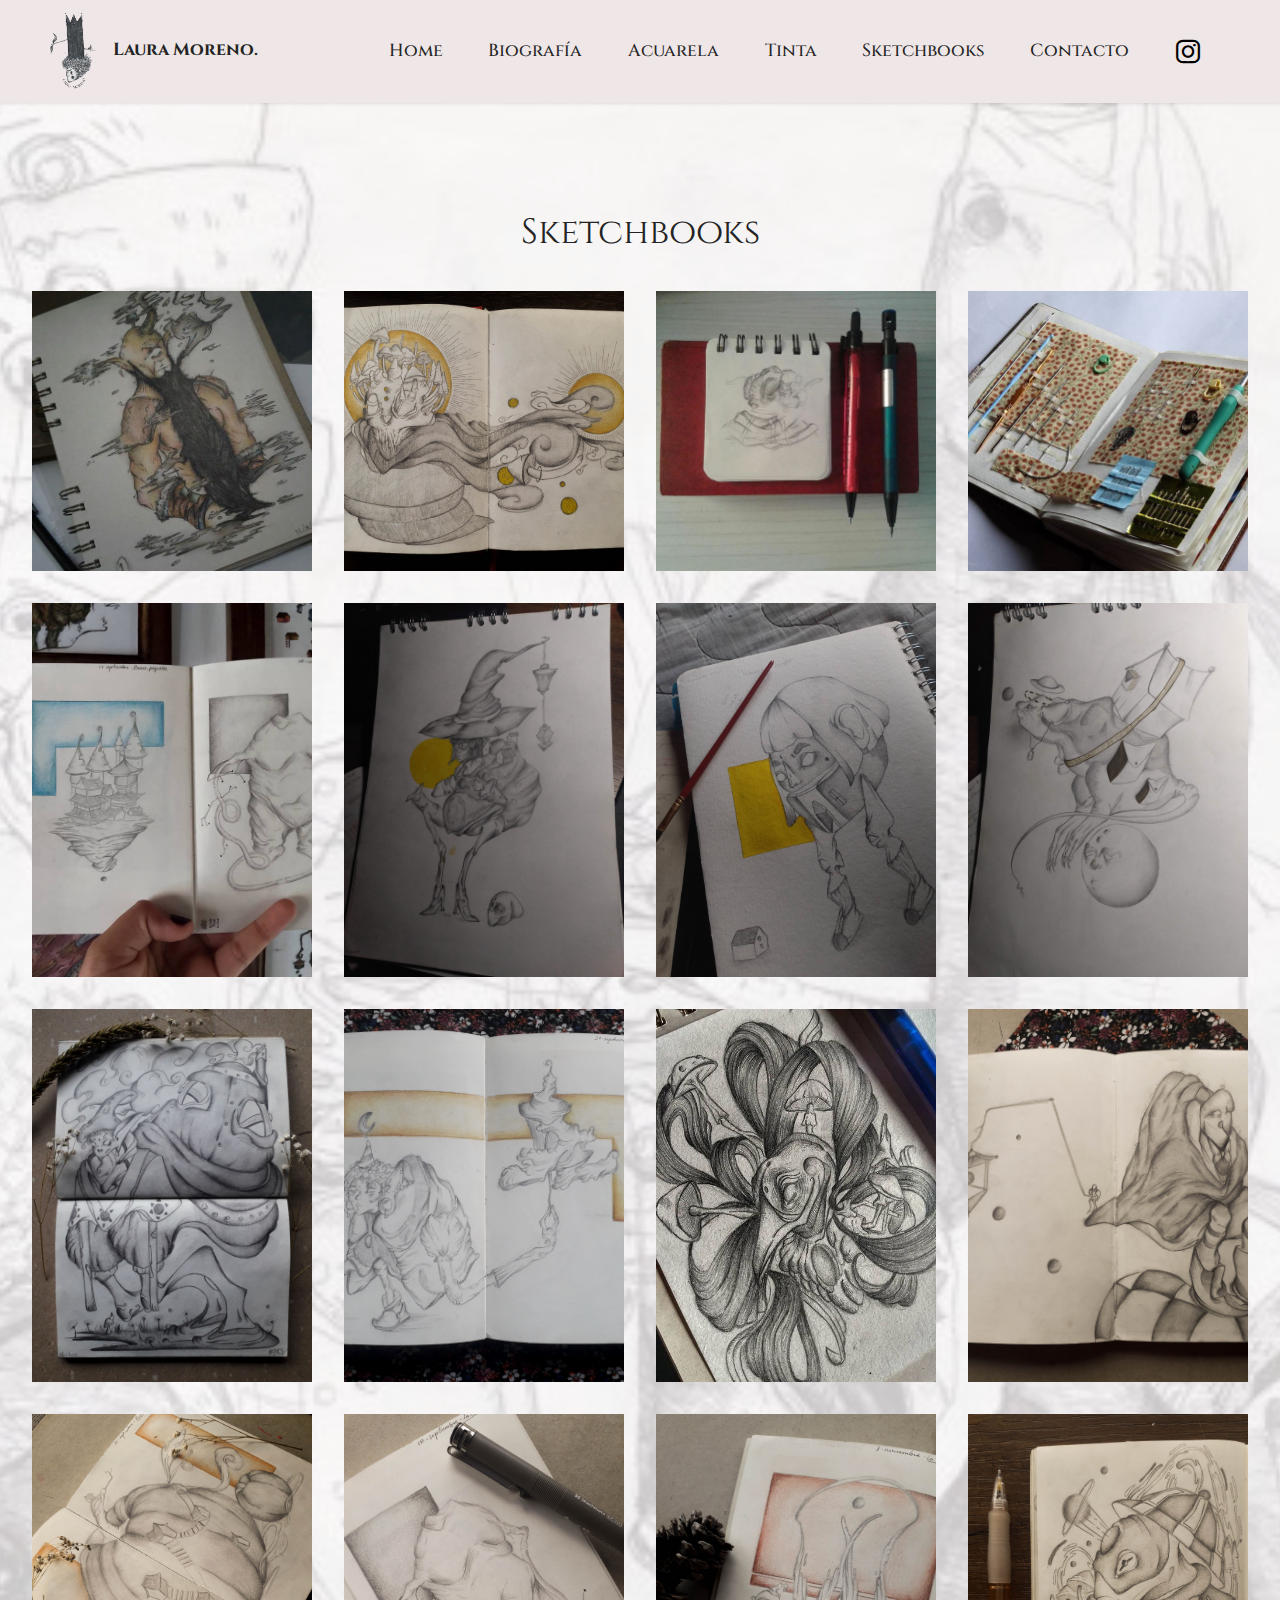
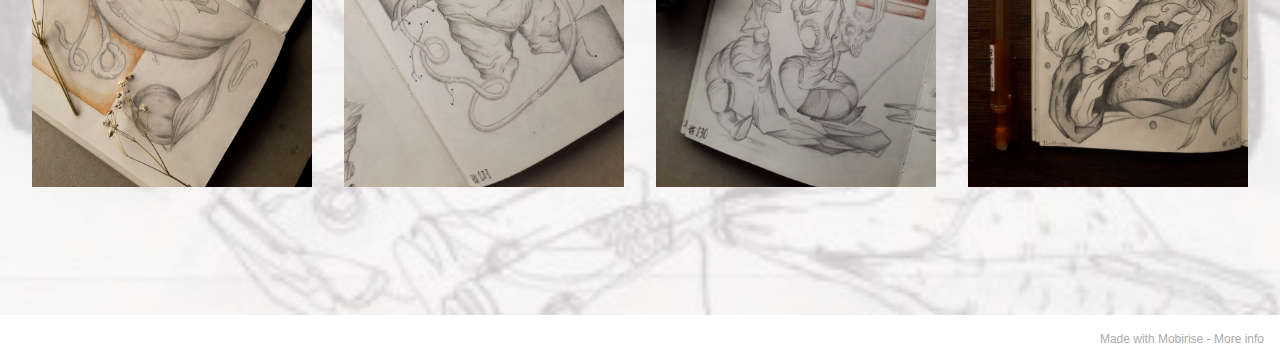
<file: page5.html>
<!DOCTYPE html>
<html  >
<head>
  <!-- Site made with Mobirise Website Builder v5.3.5, https://mobirise.com -->
  <meta charset="UTF-8">
  <meta http-equiv="X-UA-Compatible" content="IE=edge">
  <meta name="generator" content="Mobirise v5.3.5, mobirise.com">
  <meta name="viewport" content="width=device-width, initial-scale=1, minimum-scale=1">
  <link rel="shortcut icon" href="assets/images/logo5.png" type="image/x-icon">
  <meta name="description" content="">
  
  
  <title>Sketchbooks</title>
  <link rel="stylesheet" href="assets/web/assets/mobirise-icons2/mobirise2.css">
  <link rel="stylesheet" href="assets/tether/tether.min.css">
  <link rel="stylesheet" href="assets/bootstrap/css/bootstrap.min.css">
  <link rel="stylesheet" href="assets/bootstrap/css/bootstrap-grid.min.css">
  <link rel="stylesheet" href="assets/bootstrap/css/bootstrap-reboot.min.css">
  <link rel="stylesheet" href="assets/dropdown/css/style.css">
  <link rel="stylesheet" href="assets/socicon/css/styles.css">
  <link rel="stylesheet" href="assets/theme/css/style.css">
  <link rel="preload" href="https://fonts.googleapis.com/css?family=Cinzel:400,500,600,700,800,900&display=swap" as="style" onload="this.onload=null;this.rel='stylesheet'">
  <noscript><link rel="stylesheet" href="https://fonts.googleapis.com/css?family=Cinzel:400,500,600,700,800,900&display=swap"></noscript>
  <link rel="preload" href="https://fonts.googleapis.com/css?family=Roboto+Mono:100,200,300,400,500,600,700,100i,200i,300i,400i,500i,600i,700i&display=swap" as="style" onload="this.onload=null;this.rel='stylesheet'">
  <noscript><link rel="stylesheet" href="https://fonts.googleapis.com/css?family=Roboto+Mono:100,200,300,400,500,600,700,100i,200i,300i,400i,500i,600i,700i&display=swap"></noscript>
  <link rel="preload" as="style" href="assets/mobirise/css/mbr-additional.css"><link rel="stylesheet" href="assets/mobirise/css/mbr-additional.css" type="text/css">
  
  
  
  
</head>
<body>
  
  <section class="menu menu1 cid-sva9TQ54mu" once="menu" id="menu1-10">
    

    <nav class="navbar navbar-dropdown navbar-expand-lg">
        <div class="container-fluid">
            <div class="navbar-brand">
                <span class="navbar-logo">
                    <a href="https://www.youtube.com/channel/UCo1ge_Ci135OOLIuUsIlMOQ" target="_blank">
                        <img src="assets/images/3-103x162.png" alt="Buenas" style="height: 5.1rem;">
                    </a>
                </span>
                <span class="navbar-caption-wrap"><a class="navbar-caption text-black text-primary display-4" href="mailto:delibros165@gmail.com">Laura Moreno.</a></span>
            </div>
            <button class="navbar-toggler" type="button" data-toggle="collapse" data-target="#navbarSupportedContent" aria-controls="navbarNavAltMarkup" aria-expanded="false" aria-label="Toggle navigation">
                <div class="hamburger">
                    <span></span>
                    <span></span>
                    <span></span>
                    <span></span>
                </div>
            </button>
            <div class="collapse navbar-collapse" id="navbarSupportedContent">
                <ul class="navbar-nav nav-dropdown nav-right" data-app-modern-menu="true"><li class="nav-item"><a class="nav-link link text-black text-primary display-4" href="page1.html">Home</a></li><li class="nav-item"><a class="nav-link link text-black text-primary display-4" href="page2.html">Biografía</a></li><li class="nav-item"><a class="nav-link link text-black text-primary display-4" href="page3.html">Acuarela</a></li><li class="nav-item"><a class="nav-link link text-black text-primary display-4" href="page4.html">Tinta</a></li>
                    <li class="nav-item"><a class="nav-link link text-black text-primary display-4" href="page5.html">Sketchbooks</a></li>
                    <li class="nav-item"><a class="nav-link link text-black text-primary display-4" href="page6.html">Contacto</a>
                    </li></ul>
                <div class="icons-menu">
                    <a class="iconfont-wrapper" href="https://www.instagram.com/_cigarrita.gre_/" target="_blank">
                        <span class="p-2 mbr-iconfont socicon-instagram socicon"></span>
                    </a>
                    
                    
                    
                </div>
                
            </div>
        </div>
    </nav>
</section>

<section class="gallery6 mbr-gallery cid-svas74xF5o" id="gallery6-15">
    

    <div class="mbr-overlay" style="opacity: 0.8; background-color: rgb(250, 250, 250);">
    </div>

    <div class="container-fluid">
        <div class="mbr-section-head">
            
            <h4 class="mbr-section-subtitle mbr-fonts-style align-center mb-0 mt-2 display-5">Sketchbooks</h4>
        </div>
        <div class="row mbr-gallery mt-4">
            <div class="col-12 col-md-6 col-lg-3 item gallery-image active">
                <div class="item-wrapper" data-toggle="modal" data-target="#sAHP787Ntz-modal">
                    <img class="w-100" src="assets/images/38794442-312347329529730-8509131946331209728-n-569x569.jpg" alt="" data-slide-to="0" data-target="#lb-sAHP787Ntz">
                    <div class="icon-wrapper">
                        <span class="mobi-mbri mobi-mbri-search mbr-iconfont mbr-iconfont-btn"></span>
                    </div>
                </div>
                
            </div>
            <div class="col-12 col-md-6 col-lg-3 item gallery-image">
                <div class="item-wrapper" data-toggle="modal" data-target="#sAHP787Ntz-modal">
                    <img class="w-100" src="assets/images/20210419-161040-4128x3096.jpg" alt="" data-slide-to="1" data-target="#lb-sAHP787Ntz">
                    <div class="icon-wrapper">
                        <span class="mobi-mbri mobi-mbri-search mbr-iconfont mbr-iconfont-btn"></span>
                    </div>
                </div>
                
            </div><div class="col-12 col-md-6 col-lg-3 item gallery-image">
                <div class="item-wrapper" data-toggle="modal" data-target="#sAHP787Ntz-modal">
                    <img class="w-100" src="assets/images/50160342-332643074126816-1116404351150020770-n-561x561.jpg" alt="" data-slide-to="2" data-target="#lb-sAHP787Ntz">
                    <div class="icon-wrapper">
                        <span class="mobi-mbri mobi-mbri-search mbr-iconfont mbr-iconfont-btn"></span>
                    </div>
                </div>
                
            </div>
            
            <div class="col-12 col-md-6 col-lg-3 item gallery-image">
                <div class="item-wrapper" data-toggle="modal" data-target="#sAHP787Ntz-modal">
                    <img class="w-100" src="assets/images/125365240-381881752901414-6237701288170253171-n-561x561.jpg" alt="" data-slide-to="3" data-target="#lb-sAHP787Ntz">
                    <div class="icon-wrapper">
                        <span class="mobi-mbri mobi-mbri-search mbr-iconfont mbr-iconfont-btn"></span>
                    </div>
                </div>
                
            </div><div class="col-12 col-md-6 col-lg-3 item gallery-image">
                <div class="item-wrapper" data-toggle="modal" data-target="#sAHP787Ntz-modal">
                    <img class="w-100" src="assets/images/100687461-1179889832403518-6951304350984654830-n1-1080x810.jpg" alt="" data-slide-to="4" data-target="#lb-sAHP787Ntz">
                    <div class="icon-wrapper">
                        <span class="mobi-mbri mobi-mbri-search mbr-iconfont mbr-iconfont-btn"></span>
                    </div>
                </div>
                
            </div><div class="col-12 col-md-6 col-lg-3 item gallery-image">
                <div class="item-wrapper" data-toggle="modal" data-target="#sAHP787Ntz-modal">
                    <img class="w-100" src="assets/images/img-20200220-224426089-2448x3264.jpg" alt="" data-slide-to="5" data-target="#lb-sAHP787Ntz">
                    <div class="icon-wrapper">
                        <span class="mobi-mbri mobi-mbri-search mbr-iconfont mbr-iconfont-btn"></span>
                    </div>
                </div>
                
            </div><div class="col-12 col-md-6 col-lg-3 item gallery-image">
                <div class="item-wrapper" data-toggle="modal" data-target="#sAHP787Ntz-modal">
                    <img class="w-100" src="assets/images/img-20200908-111323910-3120x4160.jpg" alt="" data-slide-to="6" data-target="#lb-sAHP787Ntz">
                    <div class="icon-wrapper">
                        <span class="mobi-mbri mobi-mbri-search mbr-iconfont mbr-iconfont-btn"></span>
                    </div>
                </div>
                
            </div><div class="col-12 col-md-6 col-lg-3 item gallery-image">
                <div class="item-wrapper" data-toggle="modal" data-target="#sAHP787Ntz-modal">
                    <img class="w-100" src="assets/images/img-20200220-224528642-2448x3264.jpg" alt="" data-slide-to="7" data-target="#lb-sAHP787Ntz">
                    <div class="icon-wrapper">
                        <span class="mobi-mbri mobi-mbri-search mbr-iconfont mbr-iconfont-btn"></span>
                    </div>
                </div>
                
            </div><div class="col-12 col-md-6 col-lg-3 item gallery-image">
                <div class="item-wrapper" data-toggle="modal" data-target="#sAHP787Ntz-modal">
                    <img class="w-100" src="assets/images/20210509-145040-2448x3264.jpg" alt="" data-slide-to="8" data-target="#lb-sAHP787Ntz">
                    <div class="icon-wrapper">
                        <span class="mobi-mbri mobi-mbri-search mbr-iconfont mbr-iconfont-btn"></span>
                    </div>
                </div>
                
            </div><div class="col-12 col-md-6 col-lg-3 item gallery-image">
                <div class="item-wrapper" data-toggle="modal" data-target="#sAHP787Ntz-modal">
                    <img class="w-100" src="assets/images/20210428-171435-3940x3096.jpg" alt="" data-slide-to="9" data-target="#lb-sAHP787Ntz">
                    <div class="icon-wrapper">
                        <span class="mobi-mbri mobi-mbri-search mbr-iconfont mbr-iconfont-btn"></span>
                    </div>
                </div>
                
            </div><div class="col-12 col-md-6 col-lg-3 item gallery-image">
                <div class="item-wrapper" data-toggle="modal" data-target="#sAHP787Ntz-modal">
                    <img class="w-100" src="assets/images/96289080-266649864475750-6149258620002474817-n-640x640.jpg" alt="" data-slide-to="10" data-target="#lb-sAHP787Ntz">
                    <div class="icon-wrapper">
                        <span class="mobi-mbri mobi-mbri-search mbr-iconfont mbr-iconfont-btn"></span>
                    </div>
                </div>
                
            </div><div class="col-12 col-md-6 col-lg-3 item gallery-image">
                <div class="item-wrapper" data-toggle="modal" data-target="#sAHP787Ntz-modal">
                    <img class="w-100" src="assets/images/20210617-132500-4128x3096.jpg" alt="" data-slide-to="11" data-target="#lb-sAHP787Ntz">
                    <div class="icon-wrapper">
                        <span class="mobi-mbri mobi-mbri-search mbr-iconfont mbr-iconfont-btn"></span>
                    </div>
                </div>
                
            </div><div class="col-12 col-md-6 col-lg-3 item gallery-image">
                <div class="item-wrapper" data-toggle="modal" data-target="#sAHP787Ntz-modal">
                    <img class="w-100" src="assets/images/20210617-132001-3096x4128.jpg" alt="" data-slide-to="12" data-target="#lb-sAHP787Ntz">
                    <div class="icon-wrapper">
                        <span class="mobi-mbri mobi-mbri-search mbr-iconfont mbr-iconfont-btn"></span>
                    </div>
                </div>
                
            </div><div class="col-12 col-md-6 col-lg-3 item gallery-image">
                <div class="item-wrapper" data-toggle="modal" data-target="#sAHP787Ntz-modal">
                    <img class="w-100" src="assets/images/20210617-132045-3096x4128.jpg" alt="" data-slide-to="13" data-target="#lb-sAHP787Ntz">
                    <div class="icon-wrapper">
                        <span class="mobi-mbri mobi-mbri-search mbr-iconfont mbr-iconfont-btn"></span>
                    </div>
                </div>
                
            </div><div class="col-12 col-md-6 col-lg-3 item gallery-image">
                <div class="item-wrapper" data-toggle="modal" data-target="#sAHP787Ntz-modal">
                    <img class="w-100" src="assets/images/20210617-132318-3096x4128.jpg" alt="" data-slide-to="14" data-target="#lb-sAHP787Ntz">
                    <div class="icon-wrapper">
                        <span class="mobi-mbri mobi-mbri-search mbr-iconfont mbr-iconfont-btn"></span>
                    </div>
                </div>
                
            </div><div class="col-12 col-md-6 col-lg-3 item gallery-image">
                <div class="item-wrapper" data-toggle="modal" data-target="#sAHP787Ntz-modal">
                    <img class="w-100" src="assets/images/20210617-132757-2883x3844.jpg" alt="" data-slide-to="15" data-target="#lb-sAHP787Ntz">
                    <div class="icon-wrapper">
                        <span class="mobi-mbri mobi-mbri-search mbr-iconfont mbr-iconfont-btn"></span>
                    </div>
                </div>
                
            </div>
        </div>

        <div class="modal mbr-slider" tabindex="-1" role="dialog" aria-hidden="true" id="sAHP787Ntz-modal">
            <div class="modal-dialog" role="document">
                <div class="modal-content">
                    <div class="modal-body">
                        <div class="carousel slide" id="lb-sAHP787Ntz" data-interval="5000">
                            <div class="carousel-inner">
                                <div class="carousel-item active">
                                    <img class="d-block w-100" src="assets/images/38794442-312347329529730-8509131946331209728-n-569x569.jpg" alt="">
                                </div>
                                <div class="carousel-item">
                                    <img class="d-block w-100" src="assets/images/20210419-161040-4128x3096.jpg" alt="">
                                </div><div class="carousel-item">
                                    <img class="d-block w-100" src="assets/images/50160342-332643074126816-1116404351150020770-n-561x561.jpg" alt="">
                                </div>
                                
                                <div class="carousel-item">
                                    <img class="d-block w-100" src="assets/images/125365240-381881752901414-6237701288170253171-n-561x561.jpg" alt="">
                                </div><div class="carousel-item">
                                    <img class="d-block w-100" src="assets/images/100687461-1179889832403518-6951304350984654830-n1-1080x810.jpg" alt="">
                                </div><div class="carousel-item">
                                    <img class="d-block w-100" src="assets/images/img-20200220-224426089-2448x3264.jpg" alt="">
                                </div><div class="carousel-item">
                                    <img class="d-block w-100" src="assets/images/img-20200908-111323910-3120x4160.jpg" alt="">
                                </div><div class="carousel-item">
                                    <img class="d-block w-100" src="assets/images/img-20200220-224528642-2448x3264.jpg" alt="">
                                </div><div class="carousel-item">
                                    <img class="d-block w-100" src="assets/images/20210509-145040-2448x3264.jpg" alt="">
                                </div><div class="carousel-item">
                                    <img class="d-block w-100" src="assets/images/20210428-171435-3940x3096.jpg" alt="">
                                </div><div class="carousel-item">
                                    <img class="d-block w-100" src="assets/images/96289080-266649864475750-6149258620002474817-n-640x640.jpg" alt="">
                                </div><div class="carousel-item">
                                    <img class="d-block w-100" src="assets/images/20210617-132500-4128x3096.jpg" alt="">
                                </div><div class="carousel-item">
                                    <img class="d-block w-100" src="assets/images/20210617-132001-3096x4128.jpg" alt="">
                                </div><div class="carousel-item">
                                    <img class="d-block w-100" src="assets/images/20210617-132045-3096x4128.jpg" alt="">
                                </div><div class="carousel-item">
                                    <img class="d-block w-100" src="assets/images/20210617-132318-3096x4128.jpg" alt="">
                                </div><div class="carousel-item">
                                    <img class="d-block w-100" src="assets/images/20210617-132757-2883x3844.jpg" alt="">
                                </div>
                            </div>
                            <ol class="carousel-indicators">
                                <li data-slide-to="0" class="active" data-target="#lb-sAHP787Ntz"></li>
                                <li data-slide-to="1" data-target="#lb-sAHP787Ntz"></li><li data-slide-to="2" data-target="#lb-sAHP787Ntz"></li>
                                <li data-slide-to="3" data-target="#lb-sAHP787Ntz"></li><li data-slide-to="4" data-target="#lb-sAHP787Ntz"></li>
                                <li data-slide-to="5" data-target="#lb-sAHP787Ntz"></li><li data-slide-to="6" data-target="#lb-sAHP787Ntz"></li><li data-slide-to="7" data-target="#lb-sAHP787Ntz"></li><li data-slide-to="8" data-target="#lb-sAHP787Ntz"></li><li data-slide-to="9" data-target="#lb-sAHP787Ntz"></li><li data-slide-to="10" data-target="#lb-sAHP787Ntz"></li><li data-slide-to="11" data-target="#lb-sAHP787Ntz"></li><li data-slide-to="12" data-target="#lb-sAHP787Ntz"></li><li data-slide-to="13" data-target="#lb-sAHP787Ntz"></li><li data-slide-to="14" data-target="#lb-sAHP787Ntz"></li><li data-slide-to="15" data-target="#lb-sAHP787Ntz"></li>
                            </ol>
                            <a role="button" href="" class="close" data-dismiss="modal" aria-label="Close">
                            </a>
                            <a class="carousel-control-prev carousel-control" role="button" data-slide="prev" href="#lb-sAHP787Ntz">
                                <span class="mobi-mbri mobi-mbri-arrow-prev" aria-hidden="true"></span>
                                <span class="sr-only">Previous</span>
                            </a>
                            <a class="carousel-control-next carousel-control" role="button" data-slide="next" href="#lb-sAHP787Ntz">
                                <span class="mobi-mbri mobi-mbri-arrow-next" aria-hidden="true"></span>
                                <span class="sr-only">Next</span>
                            </a>
                        </div>
                    </div>
                </div>
            </div>
        </div>
    </div>
</section><section style="background-color: #fff; font-family: -apple-system, BlinkMacSystemFont, 'Segoe UI', 'Roboto', 'Helvetica Neue', Arial, sans-serif; color:#aaa; font-size:12px; padding: 0; align-items: center; display: flex;"><a href="https://mobirise.site/s" style="flex: 1 1; height: 3rem; padding-left: 1rem;"></a><p style="flex: 0 0 auto; margin:0; padding-right:1rem;">Made with Mobirise - <a href="https://mobirise.site/k" style="color:#aaa;">More info</a></p></section><script src="assets/web/assets/jquery/jquery.min.js"></script>  <script src="assets/popper/popper.min.js"></script>  <script src="assets/tether/tether.min.js"></script>  <script src="assets/bootstrap/js/bootstrap.min.js"></script>  <script src="assets/smoothscroll/smooth-scroll.js"></script>  <script src="assets/dropdown/js/nav-dropdown.js"></script>  <script src="assets/dropdown/js/navbar-dropdown.js"></script>  <script src="assets/touchswipe/jquery.touch-swipe.min.js"></script>  <script src="assets/parallax/jarallax.min.js"></script>  <script src="assets/theme/js/script.js"></script>  
  
  
</body>
</html>
</file>
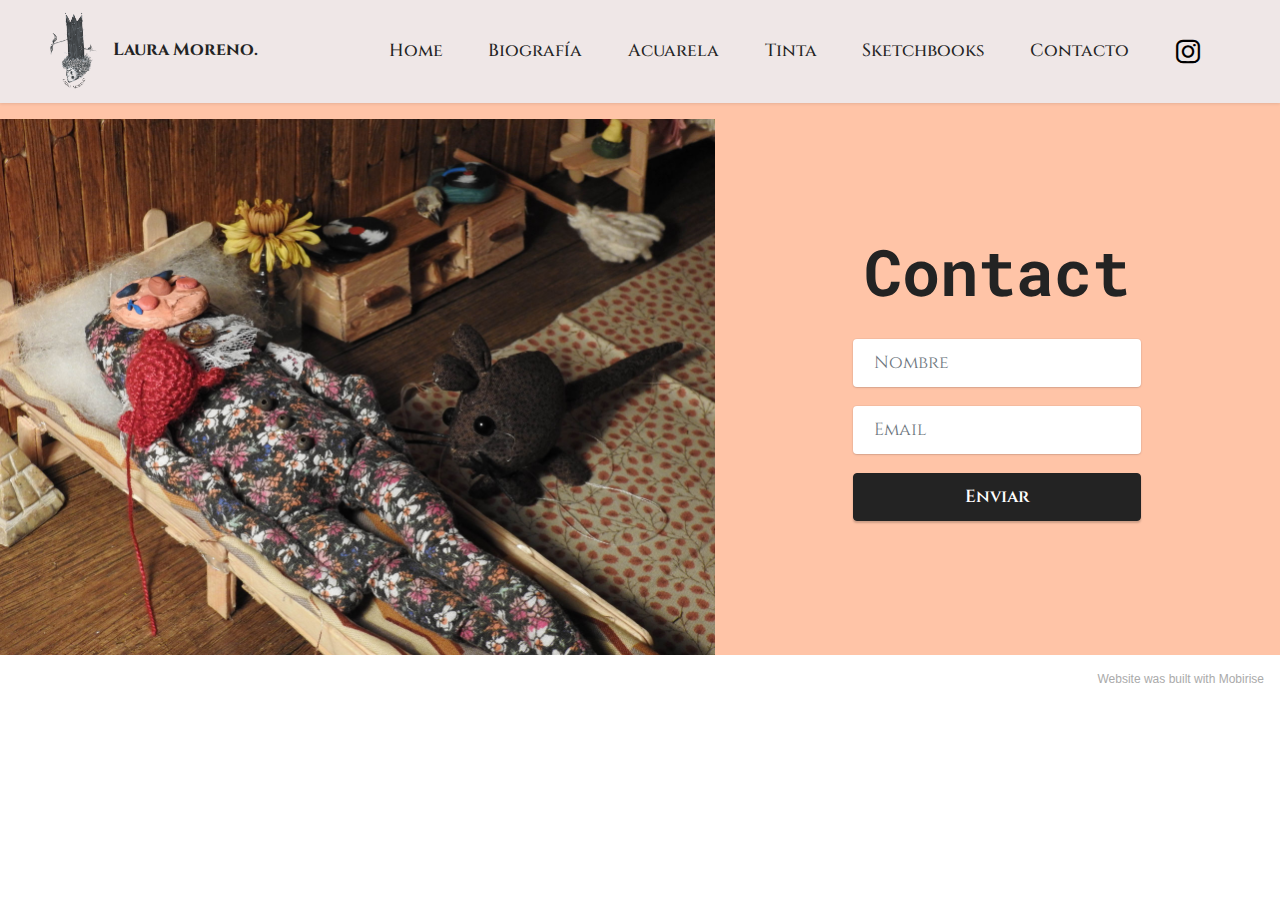
<file: page6.html>
<!DOCTYPE html>
<html  >
<head>
  <!-- Site made with Mobirise Website Builder v5.3.5, https://mobirise.com -->
  <meta charset="UTF-8">
  <meta http-equiv="X-UA-Compatible" content="IE=edge">
  <meta name="generator" content="Mobirise v5.3.5, mobirise.com">
  <meta name="viewport" content="width=device-width, initial-scale=1, minimum-scale=1">
  <link rel="shortcut icon" href="assets/images/logo5.png" type="image/x-icon">
  <meta name="description" content="">
  
  
  <title>Contacto</title>
  <link rel="stylesheet" href="assets/tether/tether.min.css">
  <link rel="stylesheet" href="assets/bootstrap/css/bootstrap.min.css">
  <link rel="stylesheet" href="assets/bootstrap/css/bootstrap-grid.min.css">
  <link rel="stylesheet" href="assets/bootstrap/css/bootstrap-reboot.min.css">
  <link rel="stylesheet" href="assets/formstyler/jquery.formstyler.css">
  <link rel="stylesheet" href="assets/formstyler/jquery.formstyler.theme.css">
  <link rel="stylesheet" href="assets/datepicker/jquery.datetimepicker.min.css">
  <link rel="stylesheet" href="assets/dropdown/css/style.css">
  <link rel="stylesheet" href="assets/socicon/css/styles.css">
  <link rel="stylesheet" href="assets/theme/css/style.css">
  <link rel="preload" href="https://fonts.googleapis.com/css?family=Cinzel:400,500,600,700,800,900&display=swap" as="style" onload="this.onload=null;this.rel='stylesheet'">
  <noscript><link rel="stylesheet" href="https://fonts.googleapis.com/css?family=Cinzel:400,500,600,700,800,900&display=swap"></noscript>
  <link rel="preload" href="https://fonts.googleapis.com/css?family=Roboto+Mono:100,200,300,400,500,600,700,100i,200i,300i,400i,500i,600i,700i&display=swap" as="style" onload="this.onload=null;this.rel='stylesheet'">
  <noscript><link rel="stylesheet" href="https://fonts.googleapis.com/css?family=Roboto+Mono:100,200,300,400,500,600,700,100i,200i,300i,400i,500i,600i,700i&display=swap"></noscript>
  <link rel="preload" as="style" href="assets/mobirise/css/mbr-additional.css"><link rel="stylesheet" href="assets/mobirise/css/mbr-additional.css" type="text/css">
  
  
  
  
</head>
<body>
  
  <section class="menu menu1 cid-sva9TQ54mu" once="menu" id="menu1-10">
    

    <nav class="navbar navbar-dropdown navbar-expand-lg">
        <div class="container-fluid">
            <div class="navbar-brand">
                <span class="navbar-logo">
                    <a href="https://www.youtube.com/channel/UCo1ge_Ci135OOLIuUsIlMOQ" target="_blank">
                        <img src="assets/images/3-103x162.png" alt="Buenas" style="height: 5.1rem;">
                    </a>
                </span>
                <span class="navbar-caption-wrap"><a class="navbar-caption text-black text-primary display-4" href="mailto:delibros165@gmail.com">Laura Moreno.</a></span>
            </div>
            <button class="navbar-toggler" type="button" data-toggle="collapse" data-target="#navbarSupportedContent" aria-controls="navbarNavAltMarkup" aria-expanded="false" aria-label="Toggle navigation">
                <div class="hamburger">
                    <span></span>
                    <span></span>
                    <span></span>
                    <span></span>
                </div>
            </button>
            <div class="collapse navbar-collapse" id="navbarSupportedContent">
                <ul class="navbar-nav nav-dropdown nav-right" data-app-modern-menu="true"><li class="nav-item"><a class="nav-link link text-black text-primary display-4" href="page1.html">Home</a></li><li class="nav-item"><a class="nav-link link text-black text-primary display-4" href="page2.html">Biografía</a></li><li class="nav-item"><a class="nav-link link text-black text-primary display-4" href="page3.html">Acuarela</a></li><li class="nav-item"><a class="nav-link link text-black text-primary display-4" href="page4.html">Tinta</a></li>
                    <li class="nav-item"><a class="nav-link link text-black text-primary display-4" href="page5.html">Sketchbooks</a></li>
                    <li class="nav-item"><a class="nav-link link text-black text-primary display-4" href="page6.html">Contacto</a>
                    </li></ul>
                <div class="icons-menu">
                    <a class="iconfont-wrapper" href="https://www.instagram.com/_cigarrita.gre_/" target="_blank">
                        <span class="p-2 mbr-iconfont socicon-instagram socicon"></span>
                    </a>
                    
                    
                    
                </div>
                
            </div>
        </div>
    </nav>
</section>

<section class="form3 cid-sva4uEFKwO" id="form3-v">

    

    

    <div class="container-fluid">
        <div class="row justify-content-center">
            <div class="col-lg-7 col-12">
                <div class="image-wrapper">
                    <img class="w-100" src="assets/images/sin-ttulo-191-1432x1074.jpg" alt="Mobirise">
                </div>
            </div>
            <div class="col-lg-3 offset-lg-1 mbr-form" data-form-type="formoid">
                <form action="https://mobirise.eu/" method="POST" class="mbr-form form-with-styler" data-form-title="Form Name"><input type="hidden" name="email" data-form-email="true" value="a45mhKZidWBTfI6/Jb/HFtzBe7inOG+LGccxE0+nvCRO4/v14ZH1ptXsYWgEbSYXjajO/owir6XELVqygVtbyttYItVBdbFA/+wvwqMD7BzSa4PzmT7TjJIdj2haVPjN">
                    <div class="row">
                        <div hidden="hidden" data-form-alert="" class="alert alert-success col-12">Thanks for filling out
                            the form!</div>
                        <div hidden="hidden" data-form-alert-danger="" class="alert alert-danger col-12">Oops...! some
                            problem!</div>
                    </div>
                    <div class="dragArea row">
                        <div class="col-lg-12 col-md-12 col-sm-12">
                            <h1 class="mbr-section-title mb-4 display-2">
                                <strong>Contact</strong></h1>
                        </div>
                        <div class="col-lg-12 col-md-12 col-sm-12">
                            
                        </div>
                        <div data-for="name" class="col-lg-12 col-md col-sm-12 form-group">
                            <input type="text" name="name" placeholder="Nombre" data-form-field="name" class="form-control" value="" id="name-form3-v">
                        </div>
                        <div class="col-lg-12 col-md col-sm-12 form-group" data-for="email">
                            <input type="email" name="email" placeholder="Email" data-form-field="email" class="form-control" value="" id="email-form3-v">
                        </div>
                        <div class="col-md-auto col-12 mbr-section-btn"><button type="submit" class="btn btn-black display-4">Enviar</button></div>
                    </div>
                </form>
            </div>
            <div class="offset-lg-1"></div>
        </div>
    </div>
</section><section style="background-color: #fff; font-family: -apple-system, BlinkMacSystemFont, 'Segoe UI', 'Roboto', 'Helvetica Neue', Arial, sans-serif; color:#aaa; font-size:12px; padding: 0; align-items: center; display: flex;"><a href="https://mobirise.site/a" style="flex: 1 1; height: 3rem; padding-left: 1rem;"></a><p style="flex: 0 0 auto; margin:0; padding-right:1rem;">Website was <a href="https://mobirise.site/g" style="color:#aaa;">built</a> with Mobirise</p></section><script src="assets/web/assets/jquery/jquery.min.js"></script>  <script src="assets/popper/popper.min.js"></script>  <script src="assets/tether/tether.min.js"></script>  <script src="assets/bootstrap/js/bootstrap.min.js"></script>  <script src="assets/smoothscroll/smooth-scroll.js"></script>  <script src="assets/formstyler/jquery.formstyler.js"></script>  <script src="assets/formstyler/jquery.formstyler.min.js"></script>  <script src="assets/datepicker/jquery.datetimepicker.full.js"></script>  <script src="assets/dropdown/js/nav-dropdown.js"></script>  <script src="assets/dropdown/js/navbar-dropdown.js"></script>  <script src="assets/touchswipe/jquery.touch-swipe.min.js"></script>  <script src="assets/theme/js/script.js"></script>  <script src="assets/formoid/formoid.min.js"></script>  
  
  
</body>
</html>
</file>
<file: assets/theme/css/style.css>
@charset "UTF-8";
section {
  background-color: #ffffff;
}

body {
  font-style: normal;
  line-height: 1.5;
  font-weight: 400;
  color: #232323;
  position: relative;
}

section,
.container,
.container-fluid {
  position: relative;
  word-wrap: break-word;
}

a.mbr-iconfont:hover {
  text-decoration: none;
}

.article .lead p,
.article .lead ul,
.article .lead ol,
.article .lead pre,
.article .lead blockquote {
  margin-bottom: 0;
}

a {
  font-style: normal;
  font-weight: 400;
  cursor: pointer;
}
a, a:hover {
  text-decoration: none;
}

.mbr-section-title {
  font-style: normal;
  line-height: 1.3;
}

.mbr-section-subtitle {
  line-height: 1.3;
}

.mbr-text {
  font-style: normal;
  line-height: 1.7;
}

h1,
h2,
h3,
h4,
h5,
h6,
.display-1,
.display-2,
.display-4,
.display-5,
.display-7,
span,
p,
a {
  line-height: 1;
  word-break: break-word;
  word-wrap: break-word;
  font-weight: 400;
}

b,
strong {
  font-weight: bold;
}

input:-webkit-autofill, input:-webkit-autofill:hover, input:-webkit-autofill:focus, input:-webkit-autofill:active {
  transition-delay: 9999s;
  -webkit-transition-property: background-color, color;
  transition-property: background-color, color;
}

textarea[type=hidden] {
  display: none;
}

section {
  background-position: 50% 50%;
  background-repeat: no-repeat;
  background-size: cover;
}
section .mbr-background-video,
section .mbr-background-video-preview {
  position: absolute;
  bottom: 0;
  left: 0;
  right: 0;
  top: 0;
}

.hidden {
  visibility: hidden;
}

.mbr-z-index20 {
  z-index: 20;
}

/*! Base colors */
.mbr-white {
  color: #ffffff;
}

.mbr-black {
  color: #111111;
}

.mbr-bg-white {
  background-color: #ffffff;
}

.mbr-bg-black {
  background-color: #000000;
}

/*! Text-aligns */
.align-left {
  text-align: left;
}

.align-center {
  text-align: center;
}

.align-right {
  text-align: right;
}

/*! Font-weight  */
.mbr-light {
  font-weight: 300;
}

.mbr-regular {
  font-weight: 400;
}

.mbr-semibold {
  font-weight: 500;
}

.mbr-bold {
  font-weight: 700;
}

/*! Media  */
.media-content {
  flex-basis: 100%;
}

.media-container-row {
  display: flex;
  flex-direction: row;
  flex-wrap: wrap;
  justify-content: center;
  align-content: center;
  align-items: start;
}
.media-container-row .media-size-item {
  width: 400px;
}

.media-container-column {
  display: flex;
  flex-direction: column;
  flex-wrap: wrap;
  justify-content: center;
  align-content: center;
  align-items: stretch;
}
.media-container-column > * {
  width: 100%;
}

@media (min-width: 992px) {
  .media-container-row {
    flex-wrap: nowrap;
  }
}
figure {
  margin-bottom: 0;
  overflow: hidden;
}

figure[mbr-media-size] {
  transition: width 0.1s;
}

img,
iframe {
  display: block;
  width: 100%;
}

.card {
  background-color: transparent;
  border: none;
}

.card-box {
  width: 100%;
}

.card-img {
  text-align: center;
  flex-shrink: 0;
  -webkit-flex-shrink: 0;
}

.media {
  max-width: 100%;
  margin: 0 auto;
}

.mbr-figure {
  align-self: center;
}

.media-container > div {
  max-width: 100%;
}

.mbr-figure img,
.card-img img {
  width: 100%;
}

@media (max-width: 991px) {
  .media-size-item {
    width: auto !important;
  }

  .media {
    width: auto;
  }

  .mbr-figure {
    width: 100% !important;
  }
}
/*! Buttons */
.mbr-section-btn {
  margin-left: -0.6rem;
  margin-right: -0.6rem;
  font-size: 0;
}

.btn {
  font-weight: 600;
  border-width: 1px;
  font-style: normal;
  margin: 0.6rem 0.6rem;
  white-space: normal;
  transition: all 0.2s ease-in-out;
  display: inline-flex;
  align-items: center;
  justify-content: center;
  word-break: break-word;
}

.btn-sm {
  font-weight: 600;
  letter-spacing: 0px;
  transition: all 0.3s ease-in-out;
}

.btn-md {
  font-weight: 600;
  letter-spacing: 0px;
  transition: all 0.3s ease-in-out;
}

.btn-lg {
  font-weight: 600;
  letter-spacing: 0px;
  transition: all 0.3s ease-in-out;
}

.btn-form {
  margin: 0;
}
.btn-form:hover {
  cursor: pointer;
}

nav .mbr-section-btn {
  margin-left: 0rem;
  margin-right: 0rem;
}

/*! Btn icon margin */
.btn .mbr-iconfont,
.btn.btn-sm .mbr-iconfont {
  order: 1;
  cursor: pointer;
  margin-left: 0.5rem;
  vertical-align: sub;
}

.btn.btn-md .mbr-iconfont,
.btn.btn-md .mbr-iconfont {
  margin-left: 0.8rem;
}

.mbr-regular {
  font-weight: 400;
}

.mbr-semibold {
  font-weight: 500;
}

.mbr-bold {
  font-weight: 700;
}

[type=submit] {
  -webkit-appearance: none;
}

/*! Full-screen */
.mbr-fullscreen .mbr-overlay {
  min-height: 100vh;
}

.mbr-fullscreen {
  display: flex;
  display: -moz-flex;
  display: -ms-flex;
  display: -o-flex;
  align-items: center;
  min-height: 100vh;
  padding-top: 3rem;
  padding-bottom: 3rem;
}

/*! Map */
.map {
  height: 25rem;
  position: relative;
}
.map iframe {
  width: 100%;
  height: 100%;
}

/*! Scroll to top arrow */
.mbr-arrow-up {
  bottom: 25px;
  right: 90px;
  position: fixed;
  text-align: right;
  z-index: 5000;
  color: #ffffff;
  font-size: 22px;
}

.mbr-arrow-up a {
  background: rgba(0, 0, 0, 0.2);
  border-radius: 50%;
  color: #fff;
  display: inline-block;
  height: 60px;
  width: 60px;
  border: 2px solid #fff;
  outline-style: none !important;
  position: relative;
  text-decoration: none;
  transition: all 0.3s ease-in-out;
  cursor: pointer;
  text-align: center;
}
.mbr-arrow-up a:hover {
  background-color: rgba(0, 0, 0, 0.4);
}
.mbr-arrow-up a i {
  line-height: 60px;
}

.mbr-arrow-up-icon {
  display: block;
  color: #fff;
}

.mbr-arrow-up-icon::before {
  content: "›";
  display: inline-block;
  font-family: serif;
  font-size: 22px;
  line-height: 1;
  font-style: normal;
  position: relative;
  top: 6px;
  left: -4px;
  transform: rotate(-90deg);
}

/*! Arrow Down */
.mbr-arrow {
  position: absolute;
  bottom: 45px;
  left: 50%;
  width: 60px;
  height: 60px;
  cursor: pointer;
  background-color: rgba(80, 80, 80, 0.5);
  border-radius: 50%;
  transform: translateX(-50%);
}
@media (max-width: 767px) {
  .mbr-arrow {
    display: none;
  }
}
.mbr-arrow > a {
  display: inline-block;
  text-decoration: none;
  outline-style: none;
  -webkit-animation: arrowdown 1.7s ease-in-out infinite;
          animation: arrowdown 1.7s ease-in-out infinite;
  color: #ffffff;
}
.mbr-arrow > a > i {
  position: absolute;
  top: -2px;
  left: 15px;
  font-size: 2rem;
}

#scrollToTop a i::before {
  content: "";
  position: absolute;
  display: block;
  border-bottom: 2.5px solid #fff;
  border-left: 2.5px solid #fff;
  width: 27.8%;
  height: 27.8%;
  left: 50%;
  top: 51%;
  transform: translateY(-30%) translateX(-50%) rotate(135deg);
}

@keyframes arrowdown {
  0% {
    transform: translateY(0px);
  }
  50% {
    transform: translateY(-5px);
  }
  100% {
    transform: translateY(0px);
  }
}
@-webkit-keyframes arrowdown {
  0% {
    transform: translateY(0px);
  }
  50% {
    transform: translateY(-5px);
  }
  100% {
    transform: translateY(0px);
  }
}
@media (max-width: 500px) {
  .mbr-arrow-up {
    left: 0;
    right: 0;
    text-align: center;
  }
}
/*Gradients animation*/
@keyframes gradient-animation {
  from {
    background-position: 0% 100%;
    -webkit-animation-timing-function: ease-in-out;
            animation-timing-function: ease-in-out;
  }
  to {
    background-position: 100% 0%;
    -webkit-animation-timing-function: ease-in-out;
            animation-timing-function: ease-in-out;
  }
}
@-webkit-keyframes gradient-animation {
  from {
    background-position: 0% 100%;
    -webkit-animation-timing-function: ease-in-out;
            animation-timing-function: ease-in-out;
  }
  to {
    background-position: 100% 0%;
    -webkit-animation-timing-function: ease-in-out;
            animation-timing-function: ease-in-out;
  }
}
.bg-gradient {
  background-size: 200% 200%;
  animation: gradient-animation 5s infinite alternate;
  -webkit-animation: gradient-animation 5s infinite alternate;
}

.menu .navbar-brand {
  display: -webkit-flex;
}
.menu .navbar-brand span {
  display: flex;
  display: -webkit-flex;
}
.menu .navbar-brand .navbar-caption-wrap {
  display: -webkit-flex;
}
.menu .navbar-brand .navbar-logo img {
  display: -webkit-flex;
  width: auto;
}
@media (min-width: 768px) and (max-width: 991px) {
  .menu .navbar-toggleable-sm .navbar-nav {
    display: -ms-flexbox;
  }
}
@media (max-width: 991px) {
  .menu .navbar-collapse {
    max-height: 93.5vh;
  }
  .menu .navbar-collapse.show {
    overflow: auto;
  }
}
@media (min-width: 992px) {
  .menu .navbar-nav.nav-dropdown {
    display: -webkit-flex;
  }
  .menu .navbar-toggleable-sm .navbar-collapse {
    display: -webkit-flex !important;
  }
  .menu .collapsed .navbar-collapse {
    max-height: 93.5vh;
  }
  .menu .collapsed .navbar-collapse.show {
    overflow: auto;
  }
}
@media (max-width: 767px) {
  .menu .navbar-collapse {
    max-height: 80vh;
  }
}

.nav-link .mbr-iconfont {
  margin-right: 0.5rem;
}

.navbar {
  display: -webkit-flex;
  -webkit-flex-wrap: wrap;
  -webkit-align-items: center;
  -webkit-justify-content: space-between;
}

.navbar-collapse {
  -webkit-flex-basis: 100%;
  -webkit-flex-grow: 1;
  -webkit-align-items: center;
}

.nav-dropdown .link {
  padding: 0.667em 1.667em !important;
  margin: 0 !important;
}

.nav {
  display: -webkit-flex;
  -webkit-flex-wrap: wrap;
}

.row {
  display: -webkit-flex;
  -webkit-flex-wrap: wrap;
}

.justify-content-center {
  -webkit-justify-content: center;
}

.form-inline {
  display: -webkit-flex;
}

.card-wrapper {
  -webkit-flex: 1;
}

.carousel-control {
  z-index: 10;
  display: -webkit-flex;
}

.carousel-controls {
  display: -webkit-flex;
}

.media {
  display: -webkit-flex;
}

.form-group:focus {
  outline: none;
}

.jq-selectbox__select {
  padding: 7px 0;
  position: relative;
}

.jq-selectbox__dropdown {
  overflow: hidden;
  border-radius: 10px;
  position: absolute;
  top: 100%;
  left: 0 !important;
  width: 100% !important;
}

.jq-selectbox__trigger-arrow {
  right: 0;
  transform: translateY(-50%);
}

.jq-selectbox li {
  padding: 1.07em 0.5em;
}

input[type=range] {
  padding-left: 0 !important;
  padding-right: 0 !important;
}

.modal-dialog,
.modal-content {
  height: 100%;
}

.modal-dialog .carousel-inner {
  height: calc(100vh - 1.75rem);
}
@media (max-width: 575px) {
  .modal-dialog .carousel-inner {
    height: calc(100vh - 1rem);
  }
}

.carousel-item {
  text-align: center;
}

.carousel-item img {
  margin: auto;
}

.navbar-toggler {
  align-self: flex-start;
  padding: 0.25rem 0.75rem;
  font-size: 1.25rem;
  line-height: 1;
  background: transparent;
  border: 1px solid transparent;
  border-radius: 0.25rem;
}

.navbar-toggler:focus,
.navbar-toggler:hover {
  text-decoration: none;
}

.navbar-toggler-icon {
  display: inline-block;
  width: 1.5em;
  height: 1.5em;
  vertical-align: middle;
  content: "";
  background: no-repeat center center;
  background-size: 100% 100%;
}

.navbar-toggler-left {
  position: absolute;
  left: 1rem;
}

.navbar-toggler-right {
  position: absolute;
  right: 1rem;
}

.card-img {
  width: auto;
}

.menu .navbar.collapsed:not(.beta-menu) {
  flex-direction: column;
}

.carousel-item.active,
.carousel-item-next,
.carousel-item-prev {
  display: flex;
}

.note-air-layout .dropup .dropdown-menu,
.note-air-layout .navbar-fixed-bottom .dropdown .dropdown-menu {
  bottom: initial !important;
}

html,
body {
  height: auto;
  min-height: 100vh;
}

.dropup .dropdown-toggle::after {
  display: none;
}

.form-asterisk {
  font-family: initial;
  position: absolute;
  top: -2px;
  font-weight: normal;
}

.form-control-label {
  position: relative;
  cursor: pointer;
  margin-bottom: 0.357em;
  padding: 0;
}

.alert {
  color: #ffffff;
  border-radius: 0;
  border: 0;
  font-size: 1.1rem;
  line-height: 1.5;
  margin-bottom: 1.875rem;
  padding: 1.25rem;
  position: relative;
  text-align: center;
}
.alert.alert-form::after {
  background-color: inherit;
  bottom: -7px;
  content: "";
  display: block;
  height: 14px;
  left: 50%;
  margin-left: -7px;
  position: absolute;
  transform: rotate(45deg);
  width: 14px;
}

.form-control {
  background-color: #ffffff;
  background-clip: border-box;
  color: #232323;
  line-height: 1rem !important;
  height: auto;
  padding: 0.6rem 1.2rem;
  transition: border-color 0.25s ease 0s;
  border: 1px solid transparent !important;
  border-radius: 4px;
  box-shadow: rgba(0, 0, 0, 0.07) 0px 1px 1px 0px, rgba(0, 0, 0, 0.07) 0px 1px 3px 0px, rgba(0, 0, 0, 0.03) 0px 0px 0px 1px;
}
.form-active .form-control:invalid {
  border-color: red;
}

form .row {
  margin-left: -0.6rem;
  margin-right: -0.6rem;
}
form .row [class*=col] {
  padding-left: 0.6rem;
  padding-right: 0.6rem;
}

form .mbr-section-btn {
  margin: 0;
  padding-left: 0.6rem;
  padding-right: 0.6rem;
}

form .btn {
  display: flex;
  padding: 0.6rem 1.2rem;
  margin: 0;
}

form .form-check-input {
  margin-top: 0.5;
}

textarea.form-control {
  line-height: 1.5rem !important;
}

.form-group {
  margin-bottom: 1.2rem;
}

.form-control,
form .btn {
  min-height: 48px;
}

.gdpr-block label span.textGDPR input[name=gdpr] {
  top: 7px;
}

.form-control:focus {
  box-shadow: none;
}

:focus {
  outline: none;
}

.mbr-overlay {
  background-color: #000;
  bottom: 0;
  left: 0;
  opacity: 0.5;
  position: absolute;
  right: 0;
  top: 0;
  z-index: 0;
  pointer-events: none;
}

blockquote {
  font-style: italic;
  padding: 3rem;
  font-size: 1.09rem;
  position: relative;
  border-left: 3px solid;
}

ul,
ol,
pre,
blockquote {
  margin-bottom: 2.3125rem;
}

.mt-4 {
  margin-top: 2rem !important;
}

.mb-4 {
  margin-bottom: 2rem !important;
}

@media (min-width: 992px) {
  .container {
    padding-left: 16px;
    padding-right: 16px;
  }

  .row {
    margin-left: -16px;
    margin-right: -16px;
  }
  .row > [class*=col] {
    padding-left: 16px;
    padding-right: 16px;
  }
}
@media (min-width: 768px) {
  .container-fluid {
    padding-left: 32px;
    padding-right: 32px;
  }
}
@media (min-width: 768px) and (max-width: 991px) {
  .mbr-container {
    padding-left: 32px;
    padding-right: 32px;
  }
}
@media (max-width: 767px) {
  .mbr-container {
    padding-left: 16px;
    padding-right: 16px;
  }
}
.card-wrapper,
.item-wrapper {
  overflow: hidden;
}

.app-video-wrapper > img {
  opacity: 1;
}.engine {
	position: absolute;
	text-indent: -2400px;
	text-align: center;
	padding: 0;
	top: 0;
	left: -2400px;
}
</file>
<file: assets/mobirise/css/mbr-additional.css>
body {
  font-family: Jost;
}
.display-1 {
  font-family: 'Cinzel', serif;
  font-size: 4.6rem;
  line-height: 1.1;
}
.display-1 > .mbr-iconfont {
  font-size: 5.75rem;
}
.display-2 {
  font-family: 'Roboto Mono', monospace;
  font-size: 4rem;
  line-height: 1.1;
}
.display-2 > .mbr-iconfont {
  font-size: 5rem;
}
.display-4 {
  font-family: 'Cinzel', serif;
  font-size: 1.1rem;
  line-height: 1.5;
}
.display-4 > .mbr-iconfont {
  font-size: 1.375rem;
}
.display-5 {
  font-family: 'Cinzel', serif;
  font-size: 2.2rem;
  line-height: 1.5;
}
.display-5 > .mbr-iconfont {
  font-size: 2.75rem;
}
.display-7 {
  font-family: 'Roboto Mono', monospace;
  font-size: 1.2rem;
  line-height: 1.5;
}
.display-7 > .mbr-iconfont {
  font-size: 1.5rem;
}
/* ---- Fluid typography for mobile devices ---- */
/* 1.4 - font scale ratio ( bootstrap == 1.42857 ) */
/* 100vw - current viewport width */
/* (48 - 20)  48 == 48rem == 768px, 20 == 20rem == 320px(minimal supported viewport) */
/* 0.65 - min scale variable, may vary */
@media (max-width: 992px) {
  .display-1 {
    font-size: 3.68rem;
  }
}
@media (max-width: 768px) {
  .display-1 {
    font-size: 3.22rem;
    font-size: calc( 2.26rem + (4.6 - 2.26) * ((100vw - 20rem) / (48 - 20)));
    line-height: calc( 1.1 * (2.26rem + (4.6 - 2.26) * ((100vw - 20rem) / (48 - 20))));
  }
  .display-2 {
    font-size: 3.2rem;
    font-size: calc( 2.05rem + (4 - 2.05) * ((100vw - 20rem) / (48 - 20)));
    line-height: calc( 1.3 * (2.05rem + (4 - 2.05) * ((100vw - 20rem) / (48 - 20))));
  }
  .display-4 {
    font-size: 0.88rem;
    font-size: calc( 1.0350000000000001rem + (1.1 - 1.0350000000000001) * ((100vw - 20rem) / (48 - 20)));
    line-height: calc( 1.4 * (1.0350000000000001rem + (1.1 - 1.0350000000000001) * ((100vw - 20rem) / (48 - 20))));
  }
  .display-5 {
    font-size: 1.76rem;
    font-size: calc( 1.42rem + (2.2 - 1.42) * ((100vw - 20rem) / (48 - 20)));
    line-height: calc( 1.4 * (1.42rem + (2.2 - 1.42) * ((100vw - 20rem) / (48 - 20))));
  }
  .display-7 {
    font-size: 0.96rem;
    font-size: calc( 1.07rem + (1.2 - 1.07) * ((100vw - 20rem) / (48 - 20)));
    line-height: calc( 1.4 * (1.07rem + (1.2 - 1.07) * ((100vw - 20rem) / (48 - 20))));
  }
}
/* Buttons */
.btn {
  padding: 0.6rem 1.2rem;
  border-radius: 4px;
}
.btn-sm {
  padding: 0.6rem 1.2rem;
  border-radius: 4px;
}
.btn-md {
  padding: 0.6rem 1.2rem;
  border-radius: 4px;
}
.btn-lg {
  padding: 1rem 2.6rem;
  border-radius: 4px;
}
.bg-primary {
  background-color: #6592e6 !important;
}
.bg-success {
  background-color: #40b0bf !important;
}
.bg-info {
  background-color: #47b5ed !important;
}
.bg-warning {
  background-color: #ffe161 !important;
}
.bg-danger {
  background-color: #000000 !important;
}
.btn-primary,
.btn-primary:active {
  background-color: #6592e6 !important;
  border-color: #6592e6 !important;
  color: #ffffff !important;
  box-shadow: 0 2px 2px 0 rgba(0, 0, 0, 0.2);
}
.btn-primary:hover,
.btn-primary:focus,
.btn-primary.focus,
.btn-primary.active {
  color: #ffffff !important;
  background-color: #2260d2 !important;
  border-color: #2260d2 !important;
  box-shadow: 0 2px 5px 0 rgba(0, 0, 0, 0.2);
}
.btn-primary.disabled,
.btn-primary:disabled {
  color: #ffffff !important;
  background-color: #2260d2 !important;
  border-color: #2260d2 !important;
}
.btn-secondary,
.btn-secondary:active {
  background-color: #ff6666 !important;
  border-color: #ff6666 !important;
  color: #ffffff !important;
  box-shadow: 0 2px 2px 0 rgba(0, 0, 0, 0.2);
}
.btn-secondary:hover,
.btn-secondary:focus,
.btn-secondary.focus,
.btn-secondary.active {
  color: #ffffff !important;
  background-color: #ff0f0f !important;
  border-color: #ff0f0f !important;
  box-shadow: 0 2px 5px 0 rgba(0, 0, 0, 0.2);
}
.btn-secondary.disabled,
.btn-secondary:disabled {
  color: #ffffff !important;
  background-color: #ff0f0f !important;
  border-color: #ff0f0f !important;
}
.btn-info,
.btn-info:active {
  background-color: #47b5ed !important;
  border-color: #47b5ed !important;
  color: #ffffff !important;
  box-shadow: 0 2px 2px 0 rgba(0, 0, 0, 0.2);
}
.btn-info:hover,
.btn-info:focus,
.btn-info.focus,
.btn-info.active {
  color: #ffffff !important;
  background-color: #148cca !important;
  border-color: #148cca !important;
  box-shadow: 0 2px 5px 0 rgba(0, 0, 0, 0.2);
}
.btn-info.disabled,
.btn-info:disabled {
  color: #ffffff !important;
  background-color: #148cca !important;
  border-color: #148cca !important;
}
.btn-success,
.btn-success:active {
  background-color: #40b0bf !important;
  border-color: #40b0bf !important;
  color: #ffffff !important;
  box-shadow: 0 2px 2px 0 rgba(0, 0, 0, 0.2);
}
.btn-success:hover,
.btn-success:focus,
.btn-success.focus,
.btn-success.active {
  color: #ffffff !important;
  background-color: #2a747e !important;
  border-color: #2a747e !important;
  box-shadow: 0 2px 5px 0 rgba(0, 0, 0, 0.2);
}
.btn-success.disabled,
.btn-success:disabled {
  color: #ffffff !important;
  background-color: #2a747e !important;
  border-color: #2a747e !important;
}
.btn-warning,
.btn-warning:active {
  background-color: #ffe161 !important;
  border-color: #ffe161 !important;
  color: #614f00 !important;
  box-shadow: 0 2px 2px 0 rgba(0, 0, 0, 0.2);
}
.btn-warning:hover,
.btn-warning:focus,
.btn-warning.focus,
.btn-warning.active {
  color: #0a0800 !important;
  background-color: #ffd10a !important;
  border-color: #ffd10a !important;
  box-shadow: 0 2px 5px 0 rgba(0, 0, 0, 0.2);
}
.btn-warning.disabled,
.btn-warning:disabled {
  color: #614f00 !important;
  background-color: #ffd10a !important;
  border-color: #ffd10a !important;
}
.btn-danger,
.btn-danger:active {
  background-color: #000000 !important;
  border-color: #000000 !important;
  color: #ffffff !important;
  box-shadow: 0 2px 2px 0 rgba(0, 0, 0, 0.2);
}
.btn-danger:hover,
.btn-danger:focus,
.btn-danger.focus,
.btn-danger.active {
  color: #ffffff !important;
  background-color: #000000 !important;
  border-color: #000000 !important;
  box-shadow: 0 2px 5px 0 rgba(0, 0, 0, 0.2);
}
.btn-danger.disabled,
.btn-danger:disabled {
  color: #ffffff !important;
  background-color: #000000 !important;
  border-color: #000000 !important;
}
.btn-white,
.btn-white:active {
  background-color: #fafafa !important;
  border-color: #fafafa !important;
  color: #7a7a7a !important;
  box-shadow: 0 2px 2px 0 rgba(0, 0, 0, 0.2);
}
.btn-white:hover,
.btn-white:focus,
.btn-white.focus,
.btn-white.active {
  color: #4f4f4f !important;
  background-color: #cfcfcf !important;
  border-color: #cfcfcf !important;
  box-shadow: 0 2px 5px 0 rgba(0, 0, 0, 0.2);
}
.btn-white.disabled,
.btn-white:disabled {
  color: #7a7a7a !important;
  background-color: #cfcfcf !important;
  border-color: #cfcfcf !important;
}
.btn-black,
.btn-black:active {
  background-color: #232323 !important;
  border-color: #232323 !important;
  color: #ffffff !important;
  box-shadow: 0 2px 2px 0 rgba(0, 0, 0, 0.2);
}
.btn-black:hover,
.btn-black:focus,
.btn-black.focus,
.btn-black.active {
  color: #ffffff !important;
  background-color: #000000 !important;
  border-color: #000000 !important;
  box-shadow: 0 2px 5px 0 rgba(0, 0, 0, 0.2);
}
.btn-black.disabled,
.btn-black:disabled {
  color: #ffffff !important;
  background-color: #000000 !important;
  border-color: #000000 !important;
}
.btn-primary-outline,
.btn-primary-outline:active {
  background-color: transparent !important;
  border-color: transparent;
  color: #6592e6;
}
.btn-primary-outline:hover,
.btn-primary-outline:focus,
.btn-primary-outline.focus,
.btn-primary-outline.active {
  color: #2260d2 !important;
  background-color: transparent!important;
  border-color: transparent!important;
  box-shadow: none!important;
}
.btn-primary-outline.disabled,
.btn-primary-outline:disabled {
  color: #ffffff !important;
  background-color: #6592e6 !important;
  border-color: #6592e6 !important;
}
.btn-secondary-outline,
.btn-secondary-outline:active {
  background-color: transparent !important;
  border-color: transparent;
  color: #ff6666;
}
.btn-secondary-outline:hover,
.btn-secondary-outline:focus,
.btn-secondary-outline.focus,
.btn-secondary-outline.active {
  color: #ff0f0f !important;
  background-color: transparent!important;
  border-color: transparent!important;
  box-shadow: none!important;
}
.btn-secondary-outline.disabled,
.btn-secondary-outline:disabled {
  color: #ffffff !important;
  background-color: #ff6666 !important;
  border-color: #ff6666 !important;
}
.btn-info-outline,
.btn-info-outline:active {
  background-color: transparent !important;
  border-color: transparent;
  color: #47b5ed;
}
.btn-info-outline:hover,
.btn-info-outline:focus,
.btn-info-outline.focus,
.btn-info-outline.active {
  color: #148cca !important;
  background-color: transparent!important;
  border-color: transparent!important;
  box-shadow: none!important;
}
.btn-info-outline.disabled,
.btn-info-outline:disabled {
  color: #ffffff !important;
  background-color: #47b5ed !important;
  border-color: #47b5ed !important;
}
.btn-success-outline,
.btn-success-outline:active {
  background-color: transparent !important;
  border-color: transparent;
  color: #40b0bf;
}
.btn-success-outline:hover,
.btn-success-outline:focus,
.btn-success-outline.focus,
.btn-success-outline.active {
  color: #2a747e !important;
  background-color: transparent!important;
  border-color: transparent!important;
  box-shadow: none!important;
}
.btn-success-outline.disabled,
.btn-success-outline:disabled {
  color: #ffffff !important;
  background-color: #40b0bf !important;
  border-color: #40b0bf !important;
}
.btn-warning-outline,
.btn-warning-outline:active {
  background-color: transparent !important;
  border-color: transparent;
  color: #ffe161;
}
.btn-warning-outline:hover,
.btn-warning-outline:focus,
.btn-warning-outline.focus,
.btn-warning-outline.active {
  color: #ffd10a !important;
  background-color: transparent!important;
  border-color: transparent!important;
  box-shadow: none!important;
}
.btn-warning-outline.disabled,
.btn-warning-outline:disabled {
  color: #614f00 !important;
  background-color: #ffe161 !important;
  border-color: #ffe161 !important;
}
.btn-danger-outline,
.btn-danger-outline:active {
  background-color: transparent !important;
  border-color: transparent;
  color: #000000;
}
.btn-danger-outline:hover,
.btn-danger-outline:focus,
.btn-danger-outline.focus,
.btn-danger-outline.active {
  color: #000000 !important;
  background-color: transparent!important;
  border-color: transparent!important;
  box-shadow: none!important;
}
.btn-danger-outline.disabled,
.btn-danger-outline:disabled {
  color: #ffffff !important;
  background-color: #000000 !important;
  border-color: #000000 !important;
}
.btn-black-outline,
.btn-black-outline:active {
  background-color: transparent !important;
  border-color: transparent;
  color: #232323;
}
.btn-black-outline:hover,
.btn-black-outline:focus,
.btn-black-outline.focus,
.btn-black-outline.active {
  color: #000000 !important;
  background-color: transparent!important;
  border-color: transparent!important;
  box-shadow: none!important;
}
.btn-black-outline.disabled,
.btn-black-outline:disabled {
  color: #ffffff !important;
  background-color: #232323 !important;
  border-color: #232323 !important;
}
.btn-white-outline,
.btn-white-outline:active {
  background-color: transparent !important;
  border-color: transparent;
  color: #fafafa;
}
.btn-white-outline:hover,
.btn-white-outline:focus,
.btn-white-outline.focus,
.btn-white-outline.active {
  color: #cfcfcf !important;
  background-color: transparent!important;
  border-color: transparent!important;
  box-shadow: none!important;
}
.btn-white-outline.disabled,
.btn-white-outline:disabled {
  color: #7a7a7a !important;
  background-color: #fafafa !important;
  border-color: #fafafa !important;
}
.text-primary {
  color: #6592e6 !important;
}
.text-secondary {
  color: #ff6666 !important;
}
.text-success {
  color: #40b0bf !important;
}
.text-info {
  color: #47b5ed !important;
}
.text-warning {
  color: #ffe161 !important;
}
.text-danger {
  color: #000000 !important;
}
.text-white {
  color: #fafafa !important;
}
.text-black {
  color: #232323 !important;
}
a.text-primary:hover,
a.text-primary:focus,
a.text-primary.active {
  color: #205ac5 !important;
}
a.text-secondary:hover,
a.text-secondary:focus,
a.text-secondary.active {
  color: #ff0000 !important;
}
a.text-success:hover,
a.text-success:focus,
a.text-success.active {
  color: #266a73 !important;
}
a.text-info:hover,
a.text-info:focus,
a.text-info.active {
  color: #1283bc !important;
}
a.text-warning:hover,
a.text-warning:focus,
a.text-warning.active {
  color: #facb00 !important;
}
a.text-danger:hover,
a.text-danger:focus,
a.text-danger.active {
  color: #000000 !important;
}
a.text-white:hover,
a.text-white:focus,
a.text-white.active {
  color: #c7c7c7 !important;
}
a.text-black:hover,
a.text-black:focus,
a.text-black.active {
  color: #000000 !important;
}
a[class*="text-"]:not(.nav-link):not(.dropdown-item):not([role]):not(.navbar-caption) {
  position: relative;
  background-image: transparent;
  background-size: 10000px 2px;
  background-repeat: no-repeat;
  background-position: 0px 1.2em;
  background-position: -10000px 1.2em;
}
a[class*="text-"]:not(.nav-link):not(.dropdown-item):not([role]):not(.navbar-caption):hover {
  transition: background-position 2s ease-in-out;
  background-image: linear-gradient(currentColor 50%, currentColor 50%);
  background-position: 0px 1.2em;
}
.nav-tabs .nav-link.active {
  color: #6592e6;
}
.nav-tabs .nav-link:not(.active) {
  color: #232323;
}
.alert-success {
  background-color: #70c770;
}
.alert-info {
  background-color: #47b5ed;
}
.alert-warning {
  background-color: #ffe161;
}
.alert-danger {
  background-color: #000000;
}
.mbr-section-btn a.btn:not(.btn-form) {
  border-radius: 100px;
}
.mbr-gallery-filter li a {
  border-radius: 100px !important;
}
.mbr-gallery-filter li.active .btn {
  background-color: #6592e6;
  border-color: #6592e6;
  color: #ffffff;
}
.mbr-gallery-filter li.active .btn:focus {
  box-shadow: none;
}
.nav-tabs .nav-link {
  border-radius: 100px !important;
}
a,
a:hover {
  color: #6592e6;
}
.mbr-plan-header.bg-primary .mbr-plan-subtitle,
.mbr-plan-header.bg-primary .mbr-plan-price-desc {
  color: #ffffff;
}
.mbr-plan-header.bg-success .mbr-plan-subtitle,
.mbr-plan-header.bg-success .mbr-plan-price-desc {
  color: #a0d8df;
}
.mbr-plan-header.bg-info .mbr-plan-subtitle,
.mbr-plan-header.bg-info .mbr-plan-price-desc {
  color: #ffffff;
}
.mbr-plan-header.bg-warning .mbr-plan-subtitle,
.mbr-plan-header.bg-warning .mbr-plan-price-desc {
  color: #ffffff;
}
.mbr-plan-header.bg-danger .mbr-plan-subtitle,
.mbr-plan-header.bg-danger .mbr-plan-price-desc {
  color: #b3b3b3;
}
/* Scroll to top button*/
.scrollToTop_wraper {
  display: none;
}
.form-control {
  font-family: 'Cinzel', serif;
  font-size: 1.1rem;
  line-height: 1.5;
  font-weight: 400;
}
.form-control > .mbr-iconfont {
  font-size: 1.375rem;
}
.form-control:hover,
.form-control:focus {
  box-shadow: rgba(0, 0, 0, 0.07) 0px 1px 1px 0px, rgba(0, 0, 0, 0.07) 0px 1px 3px 0px, rgba(0, 0, 0, 0.03) 0px 0px 0px 1px;
  border-color: #6592e6 !important;
}
.form-control:-webkit-input-placeholder {
  font-family: 'Cinzel', serif;
  font-size: 1.1rem;
  line-height: 1.5;
  font-weight: 400;
}
.form-control:-webkit-input-placeholder > .mbr-iconfont {
  font-size: 1.375rem;
}
blockquote {
  border-color: #6592e6;
}
/* Forms */
.mbr-form .input-group-btn a.btn {
  border-radius: 100px !important;
}
.mbr-form .input-group-btn a.btn:hover {
  box-shadow: 0 10px 40px 0 rgba(0, 0, 0, 0.2);
}
.mbr-form .input-group-btn button[type="submit"] {
  border-radius: 100px !important;
  padding: 1rem 3rem;
}
.mbr-form .input-group-btn button[type="submit"]:hover {
  box-shadow: 0 10px 40px 0 rgba(0, 0, 0, 0.2);
}
.jq-selectbox li:hover,
.jq-selectbox li.selected {
  background-color: #6592e6;
  color: #ffffff;
}
.jq-number__spin {
  transition: 0.25s ease;
}
.jq-number__spin:hover {
  border-color: #6592e6;
}
.jq-selectbox .jq-selectbox__trigger-arrow,
.jq-number__spin.minus:after,
.jq-number__spin.plus:after {
  transition: 0.4s;
  border-top-color: #353535;
  border-bottom-color: #353535;
}
.jq-selectbox:hover .jq-selectbox__trigger-arrow,
.jq-number__spin.minus:hover:after,
.jq-number__spin.plus:hover:after {
  border-top-color: #6592e6;
  border-bottom-color: #6592e6;
}
.xdsoft_datetimepicker .xdsoft_calendar td.xdsoft_default,
.xdsoft_datetimepicker .xdsoft_calendar td.xdsoft_current,
.xdsoft_datetimepicker .xdsoft_timepicker .xdsoft_time_box > div > div.xdsoft_current {
  color: #ffffff !important;
  background-color: #6592e6 !important;
  box-shadow: none !important;
}
.xdsoft_datetimepicker .xdsoft_calendar td:hover,
.xdsoft_datetimepicker .xdsoft_timepicker .xdsoft_time_box > div > div:hover {
  color: #000000 !important;
  background: #ff6666 !important;
  box-shadow: none !important;
}
.lazy-bg {
  background-image: none !important;
}
.lazy-placeholder:not(section),
.lazy-none {
  display: block;
  position: relative;
  padding-bottom: 56.25%;
  width: 100%;
  height: auto;
}
iframe.lazy-placeholder,
.lazy-placeholder:after {
  content: '';
  position: absolute;
  width: 200px;
  height: 200px;
  background: transparent no-repeat center;
  background-size: contain;
  top: 50%;
  left: 50%;
  transform: translateX(-50%) translateY(-50%);
  background-image: url("data:image/svg+xml;charset=UTF-8,%3csvg width='32' height='32' viewBox='0 0 64 64' xmlns='http://www.w3.org/2000/svg' stroke='%236592e6' %3e%3cg fill='none' fill-rule='evenodd'%3e%3cg transform='translate(16 16)' stroke-width='2'%3e%3ccircle stroke-opacity='.5' cx='16' cy='16' r='16'/%3e%3cpath d='M32 16c0-9.94-8.06-16-16-16'%3e%3canimateTransform attributeName='transform' type='rotate' from='0 16 16' to='360 16 16' dur='1s' repeatCount='indefinite'/%3e%3c/path%3e%3c/g%3e%3c/g%3e%3c/svg%3e");
}
section.lazy-placeholder:after {
  opacity: 0.5;
}
body {
  overflow-x: hidden;
}
a {
  transition: color 0.6s;
}
.cid-sva0ZsQ1a6 {
  background-image: url("../../../assets/images/2bc1f5fd4475223d94a9ef137a90f241-1-628x500.jpeg");
}
.cid-sva0ZsQ1a6 .mbr-section-title {
  color: #232323;
  text-align: center;
}
.cid-sva0ZsQ1a6 .mbr-text,
.cid-sva0ZsQ1a6 .mbr-section-btn {
  color: #fafafa;
}
.cid-sva9TQ54mu .navbar-dropdown {
  position: relative !important;
}
.cid-sva9TQ54mu .dropdown-item:before {
  font-family: Moririse2 !important;
  content: "\e966";
  display: inline-block;
  width: 0;
  position: absolute;
  left: 1rem;
  top: 0.5rem;
  margin-right: 0.5rem;
  line-height: 1;
  font-size: inherit;
  vertical-align: middle;
  text-align: center;
  overflow: hidden;
  transform: scale(0, 1);
  transition: all 0.25s ease-in-out;
}
.cid-sva9TQ54mu .dropdown-menu {
  padding: 0;
  border-radius: 4px;
  box-shadow: 0 1px 3px 0 rgba(0, 0, 0, 0.1);
}
.cid-sva9TQ54mu .dropdown-item {
  border-bottom: 1px solid #e6e6e6;
}
.cid-sva9TQ54mu .dropdown-item:hover,
.cid-sva9TQ54mu .dropdown-item:focus {
  background: #6592e6 !important;
  color: white !important;
}
.cid-sva9TQ54mu .dropdown-item:first-child {
  border-top-left-radius: 4px;
  border-top-right-radius: 4px;
}
.cid-sva9TQ54mu .dropdown-item:last-child {
  border-bottom: none;
  border-bottom-left-radius: 4px;
  border-bottom-right-radius: 4px;
}
.cid-sva9TQ54mu .nav-dropdown .link {
  padding: 0 0.3em !important;
  margin: 0.667em 1em !important;
}
.cid-sva9TQ54mu .nav-dropdown .link.dropdown-toggle::after {
  margin-left: 0.5rem;
  margin-top: 0.2rem;
}
.cid-sva9TQ54mu .nav-link {
  position: relative;
}
.cid-sva9TQ54mu .container {
  display: flex;
  margin: auto;
}
.cid-sva9TQ54mu .iconfont-wrapper {
  color: #000000 !important;
  font-size: 1.5rem;
  padding-right: 0.5rem;
}
.cid-sva9TQ54mu .dropdown-menu,
.cid-sva9TQ54mu .navbar.opened {
  background: #efe7e7 !important;
}
.cid-sva9TQ54mu .nav-item:focus,
.cid-sva9TQ54mu .nav-link:focus {
  outline: none;
}
.cid-sva9TQ54mu .dropdown .dropdown-menu .dropdown-item {
  width: auto;
  transition: all 0.25s ease-in-out;
}
.cid-sva9TQ54mu .dropdown .dropdown-menu .dropdown-item::after {
  right: 0.5rem;
}
.cid-sva9TQ54mu .dropdown .dropdown-menu .dropdown-item .mbr-iconfont {
  margin-right: 0.5rem;
  vertical-align: sub;
}
.cid-sva9TQ54mu .dropdown .dropdown-menu .dropdown-item .mbr-iconfont:before {
  display: inline-block;
  transform: scale(1, 1);
  transition: all 0.25s ease-in-out;
}
.cid-sva9TQ54mu .collapsed .dropdown-menu .dropdown-item:before {
  display: none;
}
.cid-sva9TQ54mu .collapsed .dropdown .dropdown-menu .dropdown-item {
  padding: 0.235em 1.5em 0.235em 1.5em !important;
  transition: none;
  margin: 0 !important;
}
.cid-sva9TQ54mu .navbar {
  min-height: 70px;
  transition: all 0.3s;
  border-bottom: 1px solid transparent;
  box-shadow: 0 1px 3px 0 rgba(0, 0, 0, 0.1);
  background: #efe7e7;
}
.cid-sva9TQ54mu .navbar.opened {
  transition: all 0.3s;
}
.cid-sva9TQ54mu .navbar .dropdown-item {
  padding: 0.5rem 1.8rem;
}
.cid-sva9TQ54mu .navbar .navbar-logo img {
  width: auto;
}
.cid-sva9TQ54mu .navbar .navbar-collapse {
  justify-content: flex-end;
  z-index: 1;
}
.cid-sva9TQ54mu .navbar.collapsed {
  justify-content: center;
}
.cid-sva9TQ54mu .navbar.collapsed .nav-item .nav-link::before {
  display: none;
}
.cid-sva9TQ54mu .navbar.collapsed.opened .dropdown-menu {
  top: 0;
}
@media (min-width: 992px) {
  .cid-sva9TQ54mu .navbar.collapsed.opened:not(.navbar-short) .navbar-collapse {
    max-height: calc(98.5vh - 5.1rem);
  }
}
.cid-sva9TQ54mu .navbar.collapsed .dropdown-menu .dropdown-submenu {
  left: 0 !important;
}
.cid-sva9TQ54mu .navbar.collapsed .dropdown-menu .dropdown-item:after {
  right: auto;
}
.cid-sva9TQ54mu .navbar.collapsed .dropdown-menu .dropdown-toggle[data-toggle="dropdown-submenu"]:after {
  margin-left: 0.5rem;
  margin-top: 0.2rem;
  border-top: 0.35em solid;
  border-right: 0.35em solid transparent;
  border-left: 0.35em solid transparent;
  border-bottom: 0;
  top: 41%;
}
.cid-sva9TQ54mu .navbar.collapsed ul.navbar-nav li {
  margin: auto;
}
.cid-sva9TQ54mu .navbar.collapsed .dropdown-menu .dropdown-item {
  padding: 0.25rem 1.5rem;
  text-align: center;
}
.cid-sva9TQ54mu .navbar.collapsed .icons-menu {
  padding-left: 0;
  padding-right: 0;
  padding-top: 0.5rem;
  padding-bottom: 0.5rem;
}
@media (max-width: 991px) {
  .cid-sva9TQ54mu .navbar .nav-item .nav-link::before {
    display: none;
  }
  .cid-sva9TQ54mu .navbar.opened .dropdown-menu {
    top: 0;
  }
  .cid-sva9TQ54mu .navbar .dropdown-menu .dropdown-submenu {
    left: 0 !important;
  }
  .cid-sva9TQ54mu .navbar .dropdown-menu .dropdown-item:after {
    right: auto;
  }
  .cid-sva9TQ54mu .navbar .dropdown-menu .dropdown-toggle[data-toggle="dropdown-submenu"]:after {
    margin-left: 0.5rem;
    margin-top: 0.2rem;
    border-top: 0.35em solid;
    border-right: 0.35em solid transparent;
    border-left: 0.35em solid transparent;
    border-bottom: 0;
    top: 40%;
  }
  .cid-sva9TQ54mu .navbar .navbar-logo img {
    height: 3rem !important;
  }
  .cid-sva9TQ54mu .navbar ul.navbar-nav li {
    margin: auto;
  }
  .cid-sva9TQ54mu .navbar .dropdown-menu .dropdown-item {
    padding: 0.25rem 1.5rem !important;
    text-align: center;
  }
  .cid-sva9TQ54mu .navbar .navbar-brand {
    flex-shrink: initial;
    flex-basis: auto;
    word-break: break-word;
    padding-right: 2rem;
  }
  .cid-sva9TQ54mu .navbar .navbar-toggler {
    flex-basis: auto;
  }
  .cid-sva9TQ54mu .navbar .icons-menu {
    padding-left: 0;
    padding-top: 0.5rem;
    padding-bottom: 0.5rem;
  }
}
.cid-sva9TQ54mu .navbar.navbar-short {
  min-height: 60px;
}
.cid-sva9TQ54mu .navbar.navbar-short .navbar-logo img {
  height: 2.5rem !important;
}
.cid-sva9TQ54mu .navbar.navbar-short .navbar-brand {
  min-height: 60px;
  padding: 0;
}
.cid-sva9TQ54mu .navbar-brand {
  min-height: 70px;
  flex-shrink: 0;
  align-items: center;
  margin-right: 0;
  padding: 10px 0;
  transition: all 0.3s;
  word-break: break-word;
  z-index: 1;
}
.cid-sva9TQ54mu .navbar-brand .navbar-caption {
  line-height: inherit !important;
}
.cid-sva9TQ54mu .navbar-brand .navbar-logo a {
  outline: none;
}
.cid-sva9TQ54mu .dropdown-item.active,
.cid-sva9TQ54mu .dropdown-item:active {
  background-color: transparent;
}
.cid-sva9TQ54mu .navbar-expand-lg .navbar-nav .nav-link {
  padding: 0;
}
.cid-sva9TQ54mu .nav-dropdown .link.dropdown-toggle {
  margin-right: 1.667em;
}
.cid-sva9TQ54mu .nav-dropdown .link.dropdown-toggle[aria-expanded="true"] {
  margin-right: 0;
  padding: 0.667em 1.667em;
}
.cid-sva9TQ54mu .navbar.navbar-expand-lg .dropdown .dropdown-menu {
  background: #efe7e7;
}
.cid-sva9TQ54mu .navbar.navbar-expand-lg .dropdown .dropdown-menu .dropdown-submenu {
  margin: 0;
  left: 100%;
}
.cid-sva9TQ54mu .navbar .dropdown.open > .dropdown-menu {
  display: block;
}
.cid-sva9TQ54mu ul.navbar-nav {
  flex-wrap: wrap;
}
.cid-sva9TQ54mu .navbar-buttons {
  text-align: center;
  min-width: 170px;
}
.cid-sva9TQ54mu button.navbar-toggler {
  outline: none;
  width: 31px;
  height: 20px;
  cursor: pointer;
  transition: all 0.2s;
  position: relative;
  align-self: center;
}
.cid-sva9TQ54mu button.navbar-toggler .hamburger span {
  position: absolute;
  right: 0;
  width: 30px;
  height: 2px;
  border-right: 5px;
  background-color: #000000;
}
.cid-sva9TQ54mu button.navbar-toggler .hamburger span:nth-child(1) {
  top: 0;
  transition: all 0.2s;
}
.cid-sva9TQ54mu button.navbar-toggler .hamburger span:nth-child(2) {
  top: 8px;
  transition: all 0.15s;
}
.cid-sva9TQ54mu button.navbar-toggler .hamburger span:nth-child(3) {
  top: 8px;
  transition: all 0.15s;
}
.cid-sva9TQ54mu button.navbar-toggler .hamburger span:nth-child(4) {
  top: 16px;
  transition: all 0.2s;
}
.cid-sva9TQ54mu nav.opened .hamburger span:nth-child(1) {
  top: 8px;
  width: 0;
  opacity: 0;
  right: 50%;
  transition: all 0.2s;
}
.cid-sva9TQ54mu nav.opened .hamburger span:nth-child(2) {
  transform: rotate(45deg);
  transition: all 0.25s;
}
.cid-sva9TQ54mu nav.opened .hamburger span:nth-child(3) {
  transform: rotate(-45deg);
  transition: all 0.25s;
}
.cid-sva9TQ54mu nav.opened .hamburger span:nth-child(4) {
  top: 8px;
  width: 0;
  opacity: 0;
  right: 50%;
  transition: all 0.2s;
}
.cid-sva9TQ54mu .navbar-dropdown {
  padding: 0 1rem;
}
.cid-sva9TQ54mu a.nav-link {
  display: flex;
  align-items: center;
  justify-content: center;
}
.cid-sva9TQ54mu .icons-menu {
  flex-wrap: nowrap;
  display: flex;
  justify-content: center;
  padding-left: 1rem;
  padding-right: 1rem;
  padding-top: 0.3rem;
  text-align: center;
}
@media screen and (-ms-high-contrast: active), (-ms-high-contrast: none) {
  .cid-sva9TQ54mu .navbar {
    height: 70px;
  }
  .cid-sva9TQ54mu .navbar.opened {
    height: auto;
  }
  .cid-sva9TQ54mu .nav-item .nav-link:hover::before {
    width: 175%;
    max-width: calc(100% + 2rem);
    left: -1rem;
  }
}
.cid-sva6NRydR9 {
  background-image: url("../../../assets/images/2bc1f5fd4475223d94a9ef137a90f241-2-628x500.jpeg");
}
.cid-sva6NRydR9 .row {
  flex-direction: row-reverse;
}
@media (max-width: 991px) {
  .cid-sva6NRydR9 .image-wrapper {
    margin-bottom: 2rem;
  }
}
.cid-sva6NRydR9 .image-wrapper img {
  width: 100%;
  object-fit: cover;
}
@media (min-width: 992px) {
  .cid-sva6NRydR9 .text-wrapper {
    padding: 0 2rem;
    padding: 0 4rem;
  }
}
@media (max-width: 768px) {
  .cid-sva6NRydR9 .text-wrapper {
    margin-bottom: 2rem;
  }
}
.cid-sva6NRydR9 .mbr-section-title {
  text-align: center;
}
.cid-sva6NRydR9 .mbr-text,
.cid-sva6NRydR9 .mbr-section-btn {
  text-align: center;
}
.cid-sva9TQ54mu .navbar-dropdown {
  position: relative !important;
}
.cid-sva9TQ54mu .dropdown-item:before {
  font-family: Moririse2 !important;
  content: "\e966";
  display: inline-block;
  width: 0;
  position: absolute;
  left: 1rem;
  top: 0.5rem;
  margin-right: 0.5rem;
  line-height: 1;
  font-size: inherit;
  vertical-align: middle;
  text-align: center;
  overflow: hidden;
  transform: scale(0, 1);
  transition: all 0.25s ease-in-out;
}
.cid-sva9TQ54mu .dropdown-menu {
  padding: 0;
  border-radius: 4px;
  box-shadow: 0 1px 3px 0 rgba(0, 0, 0, 0.1);
}
.cid-sva9TQ54mu .dropdown-item {
  border-bottom: 1px solid #e6e6e6;
}
.cid-sva9TQ54mu .dropdown-item:hover,
.cid-sva9TQ54mu .dropdown-item:focus {
  background: #6592e6 !important;
  color: white !important;
}
.cid-sva9TQ54mu .dropdown-item:first-child {
  border-top-left-radius: 4px;
  border-top-right-radius: 4px;
}
.cid-sva9TQ54mu .dropdown-item:last-child {
  border-bottom: none;
  border-bottom-left-radius: 4px;
  border-bottom-right-radius: 4px;
}
.cid-sva9TQ54mu .nav-dropdown .link {
  padding: 0 0.3em !important;
  margin: 0.667em 1em !important;
}
.cid-sva9TQ54mu .nav-dropdown .link.dropdown-toggle::after {
  margin-left: 0.5rem;
  margin-top: 0.2rem;
}
.cid-sva9TQ54mu .nav-link {
  position: relative;
}
.cid-sva9TQ54mu .container {
  display: flex;
  margin: auto;
}
.cid-sva9TQ54mu .iconfont-wrapper {
  color: #000000 !important;
  font-size: 1.5rem;
  padding-right: 0.5rem;
}
.cid-sva9TQ54mu .dropdown-menu,
.cid-sva9TQ54mu .navbar.opened {
  background: #efe7e7 !important;
}
.cid-sva9TQ54mu .nav-item:focus,
.cid-sva9TQ54mu .nav-link:focus {
  outline: none;
}
.cid-sva9TQ54mu .dropdown .dropdown-menu .dropdown-item {
  width: auto;
  transition: all 0.25s ease-in-out;
}
.cid-sva9TQ54mu .dropdown .dropdown-menu .dropdown-item::after {
  right: 0.5rem;
}
.cid-sva9TQ54mu .dropdown .dropdown-menu .dropdown-item .mbr-iconfont {
  margin-right: 0.5rem;
  vertical-align: sub;
}
.cid-sva9TQ54mu .dropdown .dropdown-menu .dropdown-item .mbr-iconfont:before {
  display: inline-block;
  transform: scale(1, 1);
  transition: all 0.25s ease-in-out;
}
.cid-sva9TQ54mu .collapsed .dropdown-menu .dropdown-item:before {
  display: none;
}
.cid-sva9TQ54mu .collapsed .dropdown .dropdown-menu .dropdown-item {
  padding: 0.235em 1.5em 0.235em 1.5em !important;
  transition: none;
  margin: 0 !important;
}
.cid-sva9TQ54mu .navbar {
  min-height: 70px;
  transition: all 0.3s;
  border-bottom: 1px solid transparent;
  box-shadow: 0 1px 3px 0 rgba(0, 0, 0, 0.1);
  background: #efe7e7;
}
.cid-sva9TQ54mu .navbar.opened {
  transition: all 0.3s;
}
.cid-sva9TQ54mu .navbar .dropdown-item {
  padding: 0.5rem 1.8rem;
}
.cid-sva9TQ54mu .navbar .navbar-logo img {
  width: auto;
}
.cid-sva9TQ54mu .navbar .navbar-collapse {
  justify-content: flex-end;
  z-index: 1;
}
.cid-sva9TQ54mu .navbar.collapsed {
  justify-content: center;
}
.cid-sva9TQ54mu .navbar.collapsed .nav-item .nav-link::before {
  display: none;
}
.cid-sva9TQ54mu .navbar.collapsed.opened .dropdown-menu {
  top: 0;
}
@media (min-width: 992px) {
  .cid-sva9TQ54mu .navbar.collapsed.opened:not(.navbar-short) .navbar-collapse {
    max-height: calc(98.5vh - 5.1rem);
  }
}
.cid-sva9TQ54mu .navbar.collapsed .dropdown-menu .dropdown-submenu {
  left: 0 !important;
}
.cid-sva9TQ54mu .navbar.collapsed .dropdown-menu .dropdown-item:after {
  right: auto;
}
.cid-sva9TQ54mu .navbar.collapsed .dropdown-menu .dropdown-toggle[data-toggle="dropdown-submenu"]:after {
  margin-left: 0.5rem;
  margin-top: 0.2rem;
  border-top: 0.35em solid;
  border-right: 0.35em solid transparent;
  border-left: 0.35em solid transparent;
  border-bottom: 0;
  top: 41%;
}
.cid-sva9TQ54mu .navbar.collapsed ul.navbar-nav li {
  margin: auto;
}
.cid-sva9TQ54mu .navbar.collapsed .dropdown-menu .dropdown-item {
  padding: 0.25rem 1.5rem;
  text-align: center;
}
.cid-sva9TQ54mu .navbar.collapsed .icons-menu {
  padding-left: 0;
  padding-right: 0;
  padding-top: 0.5rem;
  padding-bottom: 0.5rem;
}
@media (max-width: 991px) {
  .cid-sva9TQ54mu .navbar .nav-item .nav-link::before {
    display: none;
  }
  .cid-sva9TQ54mu .navbar.opened .dropdown-menu {
    top: 0;
  }
  .cid-sva9TQ54mu .navbar .dropdown-menu .dropdown-submenu {
    left: 0 !important;
  }
  .cid-sva9TQ54mu .navbar .dropdown-menu .dropdown-item:after {
    right: auto;
  }
  .cid-sva9TQ54mu .navbar .dropdown-menu .dropdown-toggle[data-toggle="dropdown-submenu"]:after {
    margin-left: 0.5rem;
    margin-top: 0.2rem;
    border-top: 0.35em solid;
    border-right: 0.35em solid transparent;
    border-left: 0.35em solid transparent;
    border-bottom: 0;
    top: 40%;
  }
  .cid-sva9TQ54mu .navbar .navbar-logo img {
    height: 3rem !important;
  }
  .cid-sva9TQ54mu .navbar ul.navbar-nav li {
    margin: auto;
  }
  .cid-sva9TQ54mu .navbar .dropdown-menu .dropdown-item {
    padding: 0.25rem 1.5rem !important;
    text-align: center;
  }
  .cid-sva9TQ54mu .navbar .navbar-brand {
    flex-shrink: initial;
    flex-basis: auto;
    word-break: break-word;
    padding-right: 2rem;
  }
  .cid-sva9TQ54mu .navbar .navbar-toggler {
    flex-basis: auto;
  }
  .cid-sva9TQ54mu .navbar .icons-menu {
    padding-left: 0;
    padding-top: 0.5rem;
    padding-bottom: 0.5rem;
  }
}
.cid-sva9TQ54mu .navbar.navbar-short {
  min-height: 60px;
}
.cid-sva9TQ54mu .navbar.navbar-short .navbar-logo img {
  height: 2.5rem !important;
}
.cid-sva9TQ54mu .navbar.navbar-short .navbar-brand {
  min-height: 60px;
  padding: 0;
}
.cid-sva9TQ54mu .navbar-brand {
  min-height: 70px;
  flex-shrink: 0;
  align-items: center;
  margin-right: 0;
  padding: 10px 0;
  transition: all 0.3s;
  word-break: break-word;
  z-index: 1;
}
.cid-sva9TQ54mu .navbar-brand .navbar-caption {
  line-height: inherit !important;
}
.cid-sva9TQ54mu .navbar-brand .navbar-logo a {
  outline: none;
}
.cid-sva9TQ54mu .dropdown-item.active,
.cid-sva9TQ54mu .dropdown-item:active {
  background-color: transparent;
}
.cid-sva9TQ54mu .navbar-expand-lg .navbar-nav .nav-link {
  padding: 0;
}
.cid-sva9TQ54mu .nav-dropdown .link.dropdown-toggle {
  margin-right: 1.667em;
}
.cid-sva9TQ54mu .nav-dropdown .link.dropdown-toggle[aria-expanded="true"] {
  margin-right: 0;
  padding: 0.667em 1.667em;
}
.cid-sva9TQ54mu .navbar.navbar-expand-lg .dropdown .dropdown-menu {
  background: #efe7e7;
}
.cid-sva9TQ54mu .navbar.navbar-expand-lg .dropdown .dropdown-menu .dropdown-submenu {
  margin: 0;
  left: 100%;
}
.cid-sva9TQ54mu .navbar .dropdown.open > .dropdown-menu {
  display: block;
}
.cid-sva9TQ54mu ul.navbar-nav {
  flex-wrap: wrap;
}
.cid-sva9TQ54mu .navbar-buttons {
  text-align: center;
  min-width: 170px;
}
.cid-sva9TQ54mu button.navbar-toggler {
  outline: none;
  width: 31px;
  height: 20px;
  cursor: pointer;
  transition: all 0.2s;
  position: relative;
  align-self: center;
}
.cid-sva9TQ54mu button.navbar-toggler .hamburger span {
  position: absolute;
  right: 0;
  width: 30px;
  height: 2px;
  border-right: 5px;
  background-color: #000000;
}
.cid-sva9TQ54mu button.navbar-toggler .hamburger span:nth-child(1) {
  top: 0;
  transition: all 0.2s;
}
.cid-sva9TQ54mu button.navbar-toggler .hamburger span:nth-child(2) {
  top: 8px;
  transition: all 0.15s;
}
.cid-sva9TQ54mu button.navbar-toggler .hamburger span:nth-child(3) {
  top: 8px;
  transition: all 0.15s;
}
.cid-sva9TQ54mu button.navbar-toggler .hamburger span:nth-child(4) {
  top: 16px;
  transition: all 0.2s;
}
.cid-sva9TQ54mu nav.opened .hamburger span:nth-child(1) {
  top: 8px;
  width: 0;
  opacity: 0;
  right: 50%;
  transition: all 0.2s;
}
.cid-sva9TQ54mu nav.opened .hamburger span:nth-child(2) {
  transform: rotate(45deg);
  transition: all 0.25s;
}
.cid-sva9TQ54mu nav.opened .hamburger span:nth-child(3) {
  transform: rotate(-45deg);
  transition: all 0.25s;
}
.cid-sva9TQ54mu nav.opened .hamburger span:nth-child(4) {
  top: 8px;
  width: 0;
  opacity: 0;
  right: 50%;
  transition: all 0.2s;
}
.cid-sva9TQ54mu .navbar-dropdown {
  padding: 0 1rem;
}
.cid-sva9TQ54mu a.nav-link {
  display: flex;
  align-items: center;
  justify-content: center;
}
.cid-sva9TQ54mu .icons-menu {
  flex-wrap: nowrap;
  display: flex;
  justify-content: center;
  padding-left: 1rem;
  padding-right: 1rem;
  padding-top: 0.3rem;
  text-align: center;
}
@media screen and (-ms-high-contrast: active), (-ms-high-contrast: none) {
  .cid-sva9TQ54mu .navbar {
    height: 70px;
  }
  .cid-sva9TQ54mu .navbar.opened {
    height: auto;
  }
  .cid-sva9TQ54mu .nav-item .nav-link:hover::before {
    width: 175%;
    max-width: calc(100% + 2rem);
    left: -1rem;
  }
}
.cid-svafecpA3M {
  padding-top: 5rem;
  padding-bottom: 5rem;
  background-image: url("../../../assets/images/2bc1f5fd4475223d94a9ef137a90f241-3-628x500.jpeg");
}
@media (min-width: 992px) {
  .cid-svafecpA3M .text-wrapper {
    padding: 2rem;
  }
}
.cid-svafecpA3M .image-wrapper img {
  width: 100%;
  object-fit: cover;
}
@media (max-width: 767px) {
  .cid-svafecpA3M .image-wrapper {
    margin-bottom: 2rem;
  }
}
.cid-sva9TQ54mu .navbar-dropdown {
  position: relative !important;
}
.cid-sva9TQ54mu .dropdown-item:before {
  font-family: Moririse2 !important;
  content: "\e966";
  display: inline-block;
  width: 0;
  position: absolute;
  left: 1rem;
  top: 0.5rem;
  margin-right: 0.5rem;
  line-height: 1;
  font-size: inherit;
  vertical-align: middle;
  text-align: center;
  overflow: hidden;
  transform: scale(0, 1);
  transition: all 0.25s ease-in-out;
}
.cid-sva9TQ54mu .dropdown-menu {
  padding: 0;
  border-radius: 4px;
  box-shadow: 0 1px 3px 0 rgba(0, 0, 0, 0.1);
}
.cid-sva9TQ54mu .dropdown-item {
  border-bottom: 1px solid #e6e6e6;
}
.cid-sva9TQ54mu .dropdown-item:hover,
.cid-sva9TQ54mu .dropdown-item:focus {
  background: #6592e6 !important;
  color: white !important;
}
.cid-sva9TQ54mu .dropdown-item:first-child {
  border-top-left-radius: 4px;
  border-top-right-radius: 4px;
}
.cid-sva9TQ54mu .dropdown-item:last-child {
  border-bottom: none;
  border-bottom-left-radius: 4px;
  border-bottom-right-radius: 4px;
}
.cid-sva9TQ54mu .nav-dropdown .link {
  padding: 0 0.3em !important;
  margin: 0.667em 1em !important;
}
.cid-sva9TQ54mu .nav-dropdown .link.dropdown-toggle::after {
  margin-left: 0.5rem;
  margin-top: 0.2rem;
}
.cid-sva9TQ54mu .nav-link {
  position: relative;
}
.cid-sva9TQ54mu .container {
  display: flex;
  margin: auto;
}
.cid-sva9TQ54mu .iconfont-wrapper {
  color: #000000 !important;
  font-size: 1.5rem;
  padding-right: 0.5rem;
}
.cid-sva9TQ54mu .dropdown-menu,
.cid-sva9TQ54mu .navbar.opened {
  background: #efe7e7 !important;
}
.cid-sva9TQ54mu .nav-item:focus,
.cid-sva9TQ54mu .nav-link:focus {
  outline: none;
}
.cid-sva9TQ54mu .dropdown .dropdown-menu .dropdown-item {
  width: auto;
  transition: all 0.25s ease-in-out;
}
.cid-sva9TQ54mu .dropdown .dropdown-menu .dropdown-item::after {
  right: 0.5rem;
}
.cid-sva9TQ54mu .dropdown .dropdown-menu .dropdown-item .mbr-iconfont {
  margin-right: 0.5rem;
  vertical-align: sub;
}
.cid-sva9TQ54mu .dropdown .dropdown-menu .dropdown-item .mbr-iconfont:before {
  display: inline-block;
  transform: scale(1, 1);
  transition: all 0.25s ease-in-out;
}
.cid-sva9TQ54mu .collapsed .dropdown-menu .dropdown-item:before {
  display: none;
}
.cid-sva9TQ54mu .collapsed .dropdown .dropdown-menu .dropdown-item {
  padding: 0.235em 1.5em 0.235em 1.5em !important;
  transition: none;
  margin: 0 !important;
}
.cid-sva9TQ54mu .navbar {
  min-height: 70px;
  transition: all 0.3s;
  border-bottom: 1px solid transparent;
  box-shadow: 0 1px 3px 0 rgba(0, 0, 0, 0.1);
  background: #efe7e7;
}
.cid-sva9TQ54mu .navbar.opened {
  transition: all 0.3s;
}
.cid-sva9TQ54mu .navbar .dropdown-item {
  padding: 0.5rem 1.8rem;
}
.cid-sva9TQ54mu .navbar .navbar-logo img {
  width: auto;
}
.cid-sva9TQ54mu .navbar .navbar-collapse {
  justify-content: flex-end;
  z-index: 1;
}
.cid-sva9TQ54mu .navbar.collapsed {
  justify-content: center;
}
.cid-sva9TQ54mu .navbar.collapsed .nav-item .nav-link::before {
  display: none;
}
.cid-sva9TQ54mu .navbar.collapsed.opened .dropdown-menu {
  top: 0;
}
@media (min-width: 992px) {
  .cid-sva9TQ54mu .navbar.collapsed.opened:not(.navbar-short) .navbar-collapse {
    max-height: calc(98.5vh - 5.1rem);
  }
}
.cid-sva9TQ54mu .navbar.collapsed .dropdown-menu .dropdown-submenu {
  left: 0 !important;
}
.cid-sva9TQ54mu .navbar.collapsed .dropdown-menu .dropdown-item:after {
  right: auto;
}
.cid-sva9TQ54mu .navbar.collapsed .dropdown-menu .dropdown-toggle[data-toggle="dropdown-submenu"]:after {
  margin-left: 0.5rem;
  margin-top: 0.2rem;
  border-top: 0.35em solid;
  border-right: 0.35em solid transparent;
  border-left: 0.35em solid transparent;
  border-bottom: 0;
  top: 41%;
}
.cid-sva9TQ54mu .navbar.collapsed ul.navbar-nav li {
  margin: auto;
}
.cid-sva9TQ54mu .navbar.collapsed .dropdown-menu .dropdown-item {
  padding: 0.25rem 1.5rem;
  text-align: center;
}
.cid-sva9TQ54mu .navbar.collapsed .icons-menu {
  padding-left: 0;
  padding-right: 0;
  padding-top: 0.5rem;
  padding-bottom: 0.5rem;
}
@media (max-width: 991px) {
  .cid-sva9TQ54mu .navbar .nav-item .nav-link::before {
    display: none;
  }
  .cid-sva9TQ54mu .navbar.opened .dropdown-menu {
    top: 0;
  }
  .cid-sva9TQ54mu .navbar .dropdown-menu .dropdown-submenu {
    left: 0 !important;
  }
  .cid-sva9TQ54mu .navbar .dropdown-menu .dropdown-item:after {
    right: auto;
  }
  .cid-sva9TQ54mu .navbar .dropdown-menu .dropdown-toggle[data-toggle="dropdown-submenu"]:after {
    margin-left: 0.5rem;
    margin-top: 0.2rem;
    border-top: 0.35em solid;
    border-right: 0.35em solid transparent;
    border-left: 0.35em solid transparent;
    border-bottom: 0;
    top: 40%;
  }
  .cid-sva9TQ54mu .navbar .navbar-logo img {
    height: 3rem !important;
  }
  .cid-sva9TQ54mu .navbar ul.navbar-nav li {
    margin: auto;
  }
  .cid-sva9TQ54mu .navbar .dropdown-menu .dropdown-item {
    padding: 0.25rem 1.5rem !important;
    text-align: center;
  }
  .cid-sva9TQ54mu .navbar .navbar-brand {
    flex-shrink: initial;
    flex-basis: auto;
    word-break: break-word;
    padding-right: 2rem;
  }
  .cid-sva9TQ54mu .navbar .navbar-toggler {
    flex-basis: auto;
  }
  .cid-sva9TQ54mu .navbar .icons-menu {
    padding-left: 0;
    padding-top: 0.5rem;
    padding-bottom: 0.5rem;
  }
}
.cid-sva9TQ54mu .navbar.navbar-short {
  min-height: 60px;
}
.cid-sva9TQ54mu .navbar.navbar-short .navbar-logo img {
  height: 2.5rem !important;
}
.cid-sva9TQ54mu .navbar.navbar-short .navbar-brand {
  min-height: 60px;
  padding: 0;
}
.cid-sva9TQ54mu .navbar-brand {
  min-height: 70px;
  flex-shrink: 0;
  align-items: center;
  margin-right: 0;
  padding: 10px 0;
  transition: all 0.3s;
  word-break: break-word;
  z-index: 1;
}
.cid-sva9TQ54mu .navbar-brand .navbar-caption {
  line-height: inherit !important;
}
.cid-sva9TQ54mu .navbar-brand .navbar-logo a {
  outline: none;
}
.cid-sva9TQ54mu .dropdown-item.active,
.cid-sva9TQ54mu .dropdown-item:active {
  background-color: transparent;
}
.cid-sva9TQ54mu .navbar-expand-lg .navbar-nav .nav-link {
  padding: 0;
}
.cid-sva9TQ54mu .nav-dropdown .link.dropdown-toggle {
  margin-right: 1.667em;
}
.cid-sva9TQ54mu .nav-dropdown .link.dropdown-toggle[aria-expanded="true"] {
  margin-right: 0;
  padding: 0.667em 1.667em;
}
.cid-sva9TQ54mu .navbar.navbar-expand-lg .dropdown .dropdown-menu {
  background: #efe7e7;
}
.cid-sva9TQ54mu .navbar.navbar-expand-lg .dropdown .dropdown-menu .dropdown-submenu {
  margin: 0;
  left: 100%;
}
.cid-sva9TQ54mu .navbar .dropdown.open > .dropdown-menu {
  display: block;
}
.cid-sva9TQ54mu ul.navbar-nav {
  flex-wrap: wrap;
}
.cid-sva9TQ54mu .navbar-buttons {
  text-align: center;
  min-width: 170px;
}
.cid-sva9TQ54mu button.navbar-toggler {
  outline: none;
  width: 31px;
  height: 20px;
  cursor: pointer;
  transition: all 0.2s;
  position: relative;
  align-self: center;
}
.cid-sva9TQ54mu button.navbar-toggler .hamburger span {
  position: absolute;
  right: 0;
  width: 30px;
  height: 2px;
  border-right: 5px;
  background-color: #000000;
}
.cid-sva9TQ54mu button.navbar-toggler .hamburger span:nth-child(1) {
  top: 0;
  transition: all 0.2s;
}
.cid-sva9TQ54mu button.navbar-toggler .hamburger span:nth-child(2) {
  top: 8px;
  transition: all 0.15s;
}
.cid-sva9TQ54mu button.navbar-toggler .hamburger span:nth-child(3) {
  top: 8px;
  transition: all 0.15s;
}
.cid-sva9TQ54mu button.navbar-toggler .hamburger span:nth-child(4) {
  top: 16px;
  transition: all 0.2s;
}
.cid-sva9TQ54mu nav.opened .hamburger span:nth-child(1) {
  top: 8px;
  width: 0;
  opacity: 0;
  right: 50%;
  transition: all 0.2s;
}
.cid-sva9TQ54mu nav.opened .hamburger span:nth-child(2) {
  transform: rotate(45deg);
  transition: all 0.25s;
}
.cid-sva9TQ54mu nav.opened .hamburger span:nth-child(3) {
  transform: rotate(-45deg);
  transition: all 0.25s;
}
.cid-sva9TQ54mu nav.opened .hamburger span:nth-child(4) {
  top: 8px;
  width: 0;
  opacity: 0;
  right: 50%;
  transition: all 0.2s;
}
.cid-sva9TQ54mu .navbar-dropdown {
  padding: 0 1rem;
}
.cid-sva9TQ54mu a.nav-link {
  display: flex;
  align-items: center;
  justify-content: center;
}
.cid-sva9TQ54mu .icons-menu {
  flex-wrap: nowrap;
  display: flex;
  justify-content: center;
  padding-left: 1rem;
  padding-right: 1rem;
  padding-top: 0.3rem;
  text-align: center;
}
@media screen and (-ms-high-contrast: active), (-ms-high-contrast: none) {
  .cid-sva9TQ54mu .navbar {
    height: 70px;
  }
  .cid-sva9TQ54mu .navbar.opened {
    height: auto;
  }
  .cid-sva9TQ54mu .nav-item .nav-link:hover::before {
    width: 175%;
    max-width: calc(100% + 2rem);
    left: -1rem;
  }
}
.cid-svahQqQ91n {
  padding-top: 4rem;
  padding-bottom: 6rem;
  background-image: url("../../../assets/images/2bc1f5fd4475223d94a9ef137a90f241-4-628x500.jpeg");
}
.cid-svahQqQ91n .item {
  padding-bottom: 2rem;
}
.cid-svahQqQ91n .item-wrapper {
  height: 100%;
  position: relative;
}
.cid-svahQqQ91n .item-wrapper img {
  height: 100%;
  object-fit: cover;
}
.cid-svahQqQ91n .item-wrapper .icon-wrapper {
  pointer-events: none;
  position: absolute;
  width: 60px;
  height: 60px;
  font-size: 22px;
  left: 50%;
  top: 50%;
  display: flex;
  align-items: center;
  justify-content: center;
  border: 2px solid #ffffff;
  border-radius: 50%;
  opacity: 0;
  color: #ffffff;
  transform: translateX(-50%) translateY(-50%);
  background-color: #1b1b1b;
  transition: 0.2s;
}
.cid-svahQqQ91n .item-wrapper:hover .icon-wrapper {
  opacity: 0.7;
}
.cid-svahQqQ91n .carousel-control,
.cid-svahQqQ91n .close {
  background: #1b1b1b;
}
.cid-svahQqQ91n .carousel-control-prev {
  margin-left: 2.5rem;
}
.cid-svahQqQ91n .carousel-control-prev span {
  margin-right: 5px;
}
.cid-svahQqQ91n .carousel-control-next {
  margin-right: 2.5rem;
}
.cid-svahQqQ91n .carousel-control-next span {
  margin-left: 5px;
}
.cid-svahQqQ91n .close {
  position: fixed;
  opacity: 0.5;
  font-size: 22px;
  font-weight: 300;
  width: 60px;
  height: 60px;
  border-radius: 50%;
  color: #fff;
  top: 2.5rem;
  right: 2.5rem;
  border: 2px solid #fff;
  text-shadow: none;
  z-index: 5;
  transition: opacity 0.3s ease;
  font-family: 'Moririse2';
  align-items: center;
  justify-content: center;
  display: flex;
}
.cid-svahQqQ91n .close::before {
  content: '\e91a';
}
.cid-svahQqQ91n .close:hover {
  opacity: 1;
  background: #000;
  color: #fff;
}
.cid-svahQqQ91n .carousel-control {
  display: flex;
  top: 50%;
  width: 60px;
  height: 60px;
  margin-top: -1.5rem;
  font-size: 22px;
  background-color: rgba(0, 0, 0, 0.5);
  border: 2px solid #fff;
  border-radius: 50%;
  transition: all 0.3s;
}
.cid-svahQqQ91n .carousel-control.carousel-control-prev {
  left: 0;
  margin-left: 2.5rem;
}
.cid-svahQqQ91n .carousel-control.carousel-control-next {
  right: 0;
  margin-right: 2.5rem;
}
@media (max-width: 767px) {
  .cid-svahQqQ91n .carousel-control {
    top: auto;
    bottom: 1rem;
  }
}
.cid-svahQqQ91n .carousel-indicators {
  position: absolute;
  bottom: 0;
  margin-bottom: 3px;
}
.cid-svahQqQ91n .carousel-indicators li {
  max-width: 15px;
  height: 15px;
  width: 15px;
  max-height: 15px;
  margin: 3px;
  background-color: rgba(0, 0, 0, 0.5);
  border: 2px solid #fff;
  border-radius: 50%;
  opacity: 0.5;
  transition: all 0.3s;
}
.cid-svahQqQ91n .carousel-indicators li.active,
.cid-svahQqQ91n .carousel-indicators li:hover {
  opacity: 0.9;
}
.cid-svahQqQ91n .carousel-indicators li::after,
.cid-svahQqQ91n .carousel-indicators li::before {
  content: none;
}
.cid-svahQqQ91n .carousel-indicators.ie-fix {
  left: 50%;
  display: block;
  width: 60%;
  margin-left: -30%;
  text-align: center;
}
@media (max-width: 768px) {
  .cid-svahQqQ91n .carousel-indicators {
    display: none !important;
  }
}
@media (max-width: 991px) {
  .cid-svahQqQ91n .carousel-indicators {
    margin-bottom: 3.625rem !important;
    padding-left: 2.5rem;
    padding-right: 2.5rem;
  }
}
@media (max-width: 767px) {
  .cid-svahQqQ91n .carousel-indicators {
    display: none;
  }
}
.cid-svahQqQ91n .carousel-inner {
  display: flex;
  align-items: center;
}
.cid-svahQqQ91n .carousel-inner > .active {
  display: block;
}
.cid-svahQqQ91n .carousel-control.left {
  left: 0;
  margin-left: 2.5rem;
}
.cid-svahQqQ91n .carousel-control.right {
  right: 0;
  margin-right: 2.5rem;
}
.cid-svahQqQ91n .carousel-control:hover {
  background: #1b1b1b;
  color: #fff;
  opacity: 1;
}
@media (max-width: 768px) {
  .cid-svahQqQ91n .carousel-control,
  .cid-svahQqQ91n .carousel-indicators,
  .cid-svahQqQ91n .modal .close {
    position: fixed;
  }
}
@media (max-width: 767px) {
  .cid-svahQqQ91n .mbr-slider .carousel-control {
    top: auto;
    bottom: 20px;
  }
  .cid-svahQqQ91n .mbr-slider > .container .carousel-control {
    margin-bottom: 0;
  }
}
.cid-svahQqQ91n .carousel-indicators .active,
.cid-svahQqQ91n .carousel-indicators li {
  width: 7px;
  height: 7px;
  margin: 3px;
  background: #000000;
  opacity: 0.5;
  border: 4px solid #000000;
}
.cid-svahQqQ91n .carousel-indicators .active {
  background: #fff;
}
.cid-svahQqQ91n .carousel-indicators li {
  max-width: 15px;
  max-height: 15px;
  border-radius: 50%;
}
.cid-svahQqQ91n .modal {
  padding-left: 0 !important;
  position: fixed;
  overflow: hidden;
  padding-right: 0 !important;
}
.cid-svahQqQ91n .modal-dialog {
  margin: 0 auto;
  max-width: 100%;
  padding-left: 1rem;
  padding-right: 1rem;
}
.cid-svahQqQ91n .modal-content {
  border-radius: 0;
  border: none;
  background: transparent;
}
.cid-svahQqQ91n .modal-body {
  padding: 0;
  display: flex;
  align-items: center;
}
.cid-svahQqQ91n .modal-body img {
  width: 100%;
  object-fit: contain;
  max-height: calc(100vh - 1.75rem);
}
.cid-svahQqQ91n .carousel {
  width: 100%;
}
.cid-svahQqQ91n .modal-backdrop.in {
  opacity: 0.8;
}
.cid-svahQqQ91n .modal.fade .modal-dialog {
  transition: margin-top 0.3s ease-out;
}
.cid-svahQqQ91n .modal.fade .modal-dialog,
.cid-svahQqQ91n .modal.in .modal-dialog {
  transform: none;
}
.cid-svahQqQ91n .mbr-gallery .item-wrapper {
  cursor: pointer;
}
.cid-svahQqQ91n H6 {
  text-align: center;
}
.cid-svahQqQ91n H3 {
  text-align: center;
}
.cid-sva9TQ54mu .navbar-dropdown {
  position: relative !important;
}
.cid-sva9TQ54mu .dropdown-item:before {
  font-family: Moririse2 !important;
  content: "\e966";
  display: inline-block;
  width: 0;
  position: absolute;
  left: 1rem;
  top: 0.5rem;
  margin-right: 0.5rem;
  line-height: 1;
  font-size: inherit;
  vertical-align: middle;
  text-align: center;
  overflow: hidden;
  transform: scale(0, 1);
  transition: all 0.25s ease-in-out;
}
.cid-sva9TQ54mu .dropdown-menu {
  padding: 0;
  border-radius: 4px;
  box-shadow: 0 1px 3px 0 rgba(0, 0, 0, 0.1);
}
.cid-sva9TQ54mu .dropdown-item {
  border-bottom: 1px solid #e6e6e6;
}
.cid-sva9TQ54mu .dropdown-item:hover,
.cid-sva9TQ54mu .dropdown-item:focus {
  background: #6592e6 !important;
  color: white !important;
}
.cid-sva9TQ54mu .dropdown-item:first-child {
  border-top-left-radius: 4px;
  border-top-right-radius: 4px;
}
.cid-sva9TQ54mu .dropdown-item:last-child {
  border-bottom: none;
  border-bottom-left-radius: 4px;
  border-bottom-right-radius: 4px;
}
.cid-sva9TQ54mu .nav-dropdown .link {
  padding: 0 0.3em !important;
  margin: 0.667em 1em !important;
}
.cid-sva9TQ54mu .nav-dropdown .link.dropdown-toggle::after {
  margin-left: 0.5rem;
  margin-top: 0.2rem;
}
.cid-sva9TQ54mu .nav-link {
  position: relative;
}
.cid-sva9TQ54mu .container {
  display: flex;
  margin: auto;
}
.cid-sva9TQ54mu .iconfont-wrapper {
  color: #000000 !important;
  font-size: 1.5rem;
  padding-right: 0.5rem;
}
.cid-sva9TQ54mu .dropdown-menu,
.cid-sva9TQ54mu .navbar.opened {
  background: #efe7e7 !important;
}
.cid-sva9TQ54mu .nav-item:focus,
.cid-sva9TQ54mu .nav-link:focus {
  outline: none;
}
.cid-sva9TQ54mu .dropdown .dropdown-menu .dropdown-item {
  width: auto;
  transition: all 0.25s ease-in-out;
}
.cid-sva9TQ54mu .dropdown .dropdown-menu .dropdown-item::after {
  right: 0.5rem;
}
.cid-sva9TQ54mu .dropdown .dropdown-menu .dropdown-item .mbr-iconfont {
  margin-right: 0.5rem;
  vertical-align: sub;
}
.cid-sva9TQ54mu .dropdown .dropdown-menu .dropdown-item .mbr-iconfont:before {
  display: inline-block;
  transform: scale(1, 1);
  transition: all 0.25s ease-in-out;
}
.cid-sva9TQ54mu .collapsed .dropdown-menu .dropdown-item:before {
  display: none;
}
.cid-sva9TQ54mu .collapsed .dropdown .dropdown-menu .dropdown-item {
  padding: 0.235em 1.5em 0.235em 1.5em !important;
  transition: none;
  margin: 0 !important;
}
.cid-sva9TQ54mu .navbar {
  min-height: 70px;
  transition: all 0.3s;
  border-bottom: 1px solid transparent;
  box-shadow: 0 1px 3px 0 rgba(0, 0, 0, 0.1);
  background: #efe7e7;
}
.cid-sva9TQ54mu .navbar.opened {
  transition: all 0.3s;
}
.cid-sva9TQ54mu .navbar .dropdown-item {
  padding: 0.5rem 1.8rem;
}
.cid-sva9TQ54mu .navbar .navbar-logo img {
  width: auto;
}
.cid-sva9TQ54mu .navbar .navbar-collapse {
  justify-content: flex-end;
  z-index: 1;
}
.cid-sva9TQ54mu .navbar.collapsed {
  justify-content: center;
}
.cid-sva9TQ54mu .navbar.collapsed .nav-item .nav-link::before {
  display: none;
}
.cid-sva9TQ54mu .navbar.collapsed.opened .dropdown-menu {
  top: 0;
}
@media (min-width: 992px) {
  .cid-sva9TQ54mu .navbar.collapsed.opened:not(.navbar-short) .navbar-collapse {
    max-height: calc(98.5vh - 5.1rem);
  }
}
.cid-sva9TQ54mu .navbar.collapsed .dropdown-menu .dropdown-submenu {
  left: 0 !important;
}
.cid-sva9TQ54mu .navbar.collapsed .dropdown-menu .dropdown-item:after {
  right: auto;
}
.cid-sva9TQ54mu .navbar.collapsed .dropdown-menu .dropdown-toggle[data-toggle="dropdown-submenu"]:after {
  margin-left: 0.5rem;
  margin-top: 0.2rem;
  border-top: 0.35em solid;
  border-right: 0.35em solid transparent;
  border-left: 0.35em solid transparent;
  border-bottom: 0;
  top: 41%;
}
.cid-sva9TQ54mu .navbar.collapsed ul.navbar-nav li {
  margin: auto;
}
.cid-sva9TQ54mu .navbar.collapsed .dropdown-menu .dropdown-item {
  padding: 0.25rem 1.5rem;
  text-align: center;
}
.cid-sva9TQ54mu .navbar.collapsed .icons-menu {
  padding-left: 0;
  padding-right: 0;
  padding-top: 0.5rem;
  padding-bottom: 0.5rem;
}
@media (max-width: 991px) {
  .cid-sva9TQ54mu .navbar .nav-item .nav-link::before {
    display: none;
  }
  .cid-sva9TQ54mu .navbar.opened .dropdown-menu {
    top: 0;
  }
  .cid-sva9TQ54mu .navbar .dropdown-menu .dropdown-submenu {
    left: 0 !important;
  }
  .cid-sva9TQ54mu .navbar .dropdown-menu .dropdown-item:after {
    right: auto;
  }
  .cid-sva9TQ54mu .navbar .dropdown-menu .dropdown-toggle[data-toggle="dropdown-submenu"]:after {
    margin-left: 0.5rem;
    margin-top: 0.2rem;
    border-top: 0.35em solid;
    border-right: 0.35em solid transparent;
    border-left: 0.35em solid transparent;
    border-bottom: 0;
    top: 40%;
  }
  .cid-sva9TQ54mu .navbar .navbar-logo img {
    height: 3rem !important;
  }
  .cid-sva9TQ54mu .navbar ul.navbar-nav li {
    margin: auto;
  }
  .cid-sva9TQ54mu .navbar .dropdown-menu .dropdown-item {
    padding: 0.25rem 1.5rem !important;
    text-align: center;
  }
  .cid-sva9TQ54mu .navbar .navbar-brand {
    flex-shrink: initial;
    flex-basis: auto;
    word-break: break-word;
    padding-right: 2rem;
  }
  .cid-sva9TQ54mu .navbar .navbar-toggler {
    flex-basis: auto;
  }
  .cid-sva9TQ54mu .navbar .icons-menu {
    padding-left: 0;
    padding-top: 0.5rem;
    padding-bottom: 0.5rem;
  }
}
.cid-sva9TQ54mu .navbar.navbar-short {
  min-height: 60px;
}
.cid-sva9TQ54mu .navbar.navbar-short .navbar-logo img {
  height: 2.5rem !important;
}
.cid-sva9TQ54mu .navbar.navbar-short .navbar-brand {
  min-height: 60px;
  padding: 0;
}
.cid-sva9TQ54mu .navbar-brand {
  min-height: 70px;
  flex-shrink: 0;
  align-items: center;
  margin-right: 0;
  padding: 10px 0;
  transition: all 0.3s;
  word-break: break-word;
  z-index: 1;
}
.cid-sva9TQ54mu .navbar-brand .navbar-caption {
  line-height: inherit !important;
}
.cid-sva9TQ54mu .navbar-brand .navbar-logo a {
  outline: none;
}
.cid-sva9TQ54mu .dropdown-item.active,
.cid-sva9TQ54mu .dropdown-item:active {
  background-color: transparent;
}
.cid-sva9TQ54mu .navbar-expand-lg .navbar-nav .nav-link {
  padding: 0;
}
.cid-sva9TQ54mu .nav-dropdown .link.dropdown-toggle {
  margin-right: 1.667em;
}
.cid-sva9TQ54mu .nav-dropdown .link.dropdown-toggle[aria-expanded="true"] {
  margin-right: 0;
  padding: 0.667em 1.667em;
}
.cid-sva9TQ54mu .navbar.navbar-expand-lg .dropdown .dropdown-menu {
  background: #efe7e7;
}
.cid-sva9TQ54mu .navbar.navbar-expand-lg .dropdown .dropdown-menu .dropdown-submenu {
  margin: 0;
  left: 100%;
}
.cid-sva9TQ54mu .navbar .dropdown.open > .dropdown-menu {
  display: block;
}
.cid-sva9TQ54mu ul.navbar-nav {
  flex-wrap: wrap;
}
.cid-sva9TQ54mu .navbar-buttons {
  text-align: center;
  min-width: 170px;
}
.cid-sva9TQ54mu button.navbar-toggler {
  outline: none;
  width: 31px;
  height: 20px;
  cursor: pointer;
  transition: all 0.2s;
  position: relative;
  align-self: center;
}
.cid-sva9TQ54mu button.navbar-toggler .hamburger span {
  position: absolute;
  right: 0;
  width: 30px;
  height: 2px;
  border-right: 5px;
  background-color: #000000;
}
.cid-sva9TQ54mu button.navbar-toggler .hamburger span:nth-child(1) {
  top: 0;
  transition: all 0.2s;
}
.cid-sva9TQ54mu button.navbar-toggler .hamburger span:nth-child(2) {
  top: 8px;
  transition: all 0.15s;
}
.cid-sva9TQ54mu button.navbar-toggler .hamburger span:nth-child(3) {
  top: 8px;
  transition: all 0.15s;
}
.cid-sva9TQ54mu button.navbar-toggler .hamburger span:nth-child(4) {
  top: 16px;
  transition: all 0.2s;
}
.cid-sva9TQ54mu nav.opened .hamburger span:nth-child(1) {
  top: 8px;
  width: 0;
  opacity: 0;
  right: 50%;
  transition: all 0.2s;
}
.cid-sva9TQ54mu nav.opened .hamburger span:nth-child(2) {
  transform: rotate(45deg);
  transition: all 0.25s;
}
.cid-sva9TQ54mu nav.opened .hamburger span:nth-child(3) {
  transform: rotate(-45deg);
  transition: all 0.25s;
}
.cid-sva9TQ54mu nav.opened .hamburger span:nth-child(4) {
  top: 8px;
  width: 0;
  opacity: 0;
  right: 50%;
  transition: all 0.2s;
}
.cid-sva9TQ54mu .navbar-dropdown {
  padding: 0 1rem;
}
.cid-sva9TQ54mu a.nav-link {
  display: flex;
  align-items: center;
  justify-content: center;
}
.cid-sva9TQ54mu .icons-menu {
  flex-wrap: nowrap;
  display: flex;
  justify-content: center;
  padding-left: 1rem;
  padding-right: 1rem;
  padding-top: 0.3rem;
  text-align: center;
}
@media screen and (-ms-high-contrast: active), (-ms-high-contrast: none) {
  .cid-sva9TQ54mu .navbar {
    height: 70px;
  }
  .cid-sva9TQ54mu .navbar.opened {
    height: auto;
  }
  .cid-sva9TQ54mu .nav-item .nav-link:hover::before {
    width: 175%;
    max-width: calc(100% + 2rem);
    left: -1rem;
  }
}
.cid-svaq7L1sxC {
  padding-top: 6rem;
  padding-bottom: 6rem;
  background-image: url("../../../assets/images/2bc1f5fd4475223d94a9ef137a90f241-6-628x500.jpeg");
}
.cid-svaq7L1sxC .item {
  padding-bottom: 2rem;
}
.cid-svaq7L1sxC .item-wrapper {
  height: 100%;
  position: relative;
}
.cid-svaq7L1sxC .item-wrapper img {
  height: 100%;
  object-fit: cover;
}
.cid-svaq7L1sxC .item-wrapper .icon-wrapper {
  pointer-events: none;
  position: absolute;
  width: 60px;
  height: 60px;
  font-size: 22px;
  left: 50%;
  top: 50%;
  display: flex;
  align-items: center;
  justify-content: center;
  border: 2px solid #ffffff;
  border-radius: 50%;
  opacity: 0;
  color: #ffffff;
  transform: translateX(-50%) translateY(-50%);
  background-color: #1b1b1b;
  transition: 0.2s;
}
.cid-svaq7L1sxC .item-wrapper:hover .icon-wrapper {
  opacity: 0.7;
}
.cid-svaq7L1sxC .carousel-control,
.cid-svaq7L1sxC .close {
  background: #1b1b1b;
}
.cid-svaq7L1sxC .carousel-control-prev {
  margin-left: 2.5rem;
}
.cid-svaq7L1sxC .carousel-control-prev span {
  margin-right: 5px;
}
.cid-svaq7L1sxC .carousel-control-next {
  margin-right: 2.5rem;
}
.cid-svaq7L1sxC .carousel-control-next span {
  margin-left: 5px;
}
.cid-svaq7L1sxC .close {
  position: fixed;
  opacity: 0.5;
  font-size: 22px;
  font-weight: 300;
  width: 60px;
  height: 60px;
  border-radius: 50%;
  color: #fff;
  top: 2.5rem;
  right: 2.5rem;
  border: 2px solid #fff;
  text-shadow: none;
  z-index: 5;
  transition: opacity 0.3s ease;
  font-family: 'Moririse2';
  align-items: center;
  justify-content: center;
  display: flex;
}
.cid-svaq7L1sxC .close::before {
  content: '\e91a';
}
.cid-svaq7L1sxC .close:hover {
  opacity: 1;
  background: #000;
  color: #fff;
}
.cid-svaq7L1sxC .carousel-control {
  display: flex;
  top: 50%;
  width: 60px;
  height: 60px;
  margin-top: -1.5rem;
  font-size: 22px;
  background-color: rgba(0, 0, 0, 0.5);
  border: 2px solid #fff;
  border-radius: 50%;
  transition: all 0.3s;
}
.cid-svaq7L1sxC .carousel-control.carousel-control-prev {
  left: 0;
  margin-left: 2.5rem;
}
.cid-svaq7L1sxC .carousel-control.carousel-control-next {
  right: 0;
  margin-right: 2.5rem;
}
@media (max-width: 767px) {
  .cid-svaq7L1sxC .carousel-control {
    top: auto;
    bottom: 1rem;
  }
}
.cid-svaq7L1sxC .carousel-indicators {
  position: absolute;
  bottom: 0;
  margin-bottom: 3px;
}
.cid-svaq7L1sxC .carousel-indicators li {
  max-width: 15px;
  height: 15px;
  width: 15px;
  max-height: 15px;
  margin: 3px;
  background-color: rgba(0, 0, 0, 0.5);
  border: 2px solid #fff;
  border-radius: 50%;
  opacity: 0.5;
  transition: all 0.3s;
}
.cid-svaq7L1sxC .carousel-indicators li.active,
.cid-svaq7L1sxC .carousel-indicators li:hover {
  opacity: 0.9;
}
.cid-svaq7L1sxC .carousel-indicators li::after,
.cid-svaq7L1sxC .carousel-indicators li::before {
  content: none;
}
.cid-svaq7L1sxC .carousel-indicators.ie-fix {
  left: 50%;
  display: block;
  width: 60%;
  margin-left: -30%;
  text-align: center;
}
@media (max-width: 768px) {
  .cid-svaq7L1sxC .carousel-indicators {
    display: none !important;
  }
}
@media (max-width: 991px) {
  .cid-svaq7L1sxC .carousel-indicators {
    margin-bottom: 3.625rem !important;
    padding-left: 2.5rem;
    padding-right: 2.5rem;
  }
}
@media (max-width: 767px) {
  .cid-svaq7L1sxC .carousel-indicators {
    display: none;
  }
}
.cid-svaq7L1sxC .carousel-inner {
  display: flex;
  align-items: center;
}
.cid-svaq7L1sxC .carousel-inner > .active {
  display: block;
}
.cid-svaq7L1sxC .carousel-control.left {
  left: 0;
  margin-left: 2.5rem;
}
.cid-svaq7L1sxC .carousel-control.right {
  right: 0;
  margin-right: 2.5rem;
}
.cid-svaq7L1sxC .carousel-control:hover {
  background: #1b1b1b;
  color: #fff;
  opacity: 1;
}
@media (max-width: 768px) {
  .cid-svaq7L1sxC .carousel-control,
  .cid-svaq7L1sxC .carousel-indicators,
  .cid-svaq7L1sxC .modal .close {
    position: fixed;
  }
}
@media (max-width: 767px) {
  .cid-svaq7L1sxC .mbr-slider .carousel-control {
    top: auto;
    bottom: 20px;
  }
  .cid-svaq7L1sxC .mbr-slider > .container .carousel-control {
    margin-bottom: 0;
  }
}
.cid-svaq7L1sxC .carousel-indicators .active,
.cid-svaq7L1sxC .carousel-indicators li {
  width: 7px;
  height: 7px;
  margin: 3px;
  background: #000000;
  opacity: 0.5;
  border: 4px solid #000000;
}
.cid-svaq7L1sxC .carousel-indicators .active {
  background: #fff;
}
.cid-svaq7L1sxC .carousel-indicators li {
  max-width: 15px;
  max-height: 15px;
  border-radius: 50%;
}
.cid-svaq7L1sxC .modal {
  padding-left: 0 !important;
  position: fixed;
  overflow: hidden;
  padding-right: 0 !important;
}
.cid-svaq7L1sxC .modal-dialog {
  margin: 0 auto;
  max-width: 100%;
  padding-left: 1rem;
  padding-right: 1rem;
}
.cid-svaq7L1sxC .modal-content {
  border-radius: 0;
  border: none;
  background: transparent;
}
.cid-svaq7L1sxC .modal-body {
  padding: 0;
  display: flex;
  align-items: center;
}
.cid-svaq7L1sxC .modal-body img {
  width: 100%;
  object-fit: contain;
  max-height: calc(100vh - 1.75rem);
}
.cid-svaq7L1sxC .carousel {
  width: 100%;
}
.cid-svaq7L1sxC .modal-backdrop.in {
  opacity: 0.8;
}
.cid-svaq7L1sxC .modal.fade .modal-dialog {
  transition: margin-top 0.3s ease-out;
}
.cid-svaq7L1sxC .modal.fade .modal-dialog,
.cid-svaq7L1sxC .modal.in .modal-dialog {
  transform: none;
}
.cid-svaq7L1sxC .mbr-gallery .item-wrapper {
  cursor: pointer;
}
.cid-svaq7L1sxC H6 {
  text-align: center;
}
.cid-sva9TQ54mu .navbar-dropdown {
  position: relative !important;
}
.cid-sva9TQ54mu .dropdown-item:before {
  font-family: Moririse2 !important;
  content: "\e966";
  display: inline-block;
  width: 0;
  position: absolute;
  left: 1rem;
  top: 0.5rem;
  margin-right: 0.5rem;
  line-height: 1;
  font-size: inherit;
  vertical-align: middle;
  text-align: center;
  overflow: hidden;
  transform: scale(0, 1);
  transition: all 0.25s ease-in-out;
}
.cid-sva9TQ54mu .dropdown-menu {
  padding: 0;
  border-radius: 4px;
  box-shadow: 0 1px 3px 0 rgba(0, 0, 0, 0.1);
}
.cid-sva9TQ54mu .dropdown-item {
  border-bottom: 1px solid #e6e6e6;
}
.cid-sva9TQ54mu .dropdown-item:hover,
.cid-sva9TQ54mu .dropdown-item:focus {
  background: #6592e6 !important;
  color: white !important;
}
.cid-sva9TQ54mu .dropdown-item:first-child {
  border-top-left-radius: 4px;
  border-top-right-radius: 4px;
}
.cid-sva9TQ54mu .dropdown-item:last-child {
  border-bottom: none;
  border-bottom-left-radius: 4px;
  border-bottom-right-radius: 4px;
}
.cid-sva9TQ54mu .nav-dropdown .link {
  padding: 0 0.3em !important;
  margin: 0.667em 1em !important;
}
.cid-sva9TQ54mu .nav-dropdown .link.dropdown-toggle::after {
  margin-left: 0.5rem;
  margin-top: 0.2rem;
}
.cid-sva9TQ54mu .nav-link {
  position: relative;
}
.cid-sva9TQ54mu .container {
  display: flex;
  margin: auto;
}
.cid-sva9TQ54mu .iconfont-wrapper {
  color: #000000 !important;
  font-size: 1.5rem;
  padding-right: 0.5rem;
}
.cid-sva9TQ54mu .dropdown-menu,
.cid-sva9TQ54mu .navbar.opened {
  background: #efe7e7 !important;
}
.cid-sva9TQ54mu .nav-item:focus,
.cid-sva9TQ54mu .nav-link:focus {
  outline: none;
}
.cid-sva9TQ54mu .dropdown .dropdown-menu .dropdown-item {
  width: auto;
  transition: all 0.25s ease-in-out;
}
.cid-sva9TQ54mu .dropdown .dropdown-menu .dropdown-item::after {
  right: 0.5rem;
}
.cid-sva9TQ54mu .dropdown .dropdown-menu .dropdown-item .mbr-iconfont {
  margin-right: 0.5rem;
  vertical-align: sub;
}
.cid-sva9TQ54mu .dropdown .dropdown-menu .dropdown-item .mbr-iconfont:before {
  display: inline-block;
  transform: scale(1, 1);
  transition: all 0.25s ease-in-out;
}
.cid-sva9TQ54mu .collapsed .dropdown-menu .dropdown-item:before {
  display: none;
}
.cid-sva9TQ54mu .collapsed .dropdown .dropdown-menu .dropdown-item {
  padding: 0.235em 1.5em 0.235em 1.5em !important;
  transition: none;
  margin: 0 !important;
}
.cid-sva9TQ54mu .navbar {
  min-height: 70px;
  transition: all 0.3s;
  border-bottom: 1px solid transparent;
  box-shadow: 0 1px 3px 0 rgba(0, 0, 0, 0.1);
  background: #efe7e7;
}
.cid-sva9TQ54mu .navbar.opened {
  transition: all 0.3s;
}
.cid-sva9TQ54mu .navbar .dropdown-item {
  padding: 0.5rem 1.8rem;
}
.cid-sva9TQ54mu .navbar .navbar-logo img {
  width: auto;
}
.cid-sva9TQ54mu .navbar .navbar-collapse {
  justify-content: flex-end;
  z-index: 1;
}
.cid-sva9TQ54mu .navbar.collapsed {
  justify-content: center;
}
.cid-sva9TQ54mu .navbar.collapsed .nav-item .nav-link::before {
  display: none;
}
.cid-sva9TQ54mu .navbar.collapsed.opened .dropdown-menu {
  top: 0;
}
@media (min-width: 992px) {
  .cid-sva9TQ54mu .navbar.collapsed.opened:not(.navbar-short) .navbar-collapse {
    max-height: calc(98.5vh - 5.1rem);
  }
}
.cid-sva9TQ54mu .navbar.collapsed .dropdown-menu .dropdown-submenu {
  left: 0 !important;
}
.cid-sva9TQ54mu .navbar.collapsed .dropdown-menu .dropdown-item:after {
  right: auto;
}
.cid-sva9TQ54mu .navbar.collapsed .dropdown-menu .dropdown-toggle[data-toggle="dropdown-submenu"]:after {
  margin-left: 0.5rem;
  margin-top: 0.2rem;
  border-top: 0.35em solid;
  border-right: 0.35em solid transparent;
  border-left: 0.35em solid transparent;
  border-bottom: 0;
  top: 41%;
}
.cid-sva9TQ54mu .navbar.collapsed ul.navbar-nav li {
  margin: auto;
}
.cid-sva9TQ54mu .navbar.collapsed .dropdown-menu .dropdown-item {
  padding: 0.25rem 1.5rem;
  text-align: center;
}
.cid-sva9TQ54mu .navbar.collapsed .icons-menu {
  padding-left: 0;
  padding-right: 0;
  padding-top: 0.5rem;
  padding-bottom: 0.5rem;
}
@media (max-width: 991px) {
  .cid-sva9TQ54mu .navbar .nav-item .nav-link::before {
    display: none;
  }
  .cid-sva9TQ54mu .navbar.opened .dropdown-menu {
    top: 0;
  }
  .cid-sva9TQ54mu .navbar .dropdown-menu .dropdown-submenu {
    left: 0 !important;
  }
  .cid-sva9TQ54mu .navbar .dropdown-menu .dropdown-item:after {
    right: auto;
  }
  .cid-sva9TQ54mu .navbar .dropdown-menu .dropdown-toggle[data-toggle="dropdown-submenu"]:after {
    margin-left: 0.5rem;
    margin-top: 0.2rem;
    border-top: 0.35em solid;
    border-right: 0.35em solid transparent;
    border-left: 0.35em solid transparent;
    border-bottom: 0;
    top: 40%;
  }
  .cid-sva9TQ54mu .navbar .navbar-logo img {
    height: 3rem !important;
  }
  .cid-sva9TQ54mu .navbar ul.navbar-nav li {
    margin: auto;
  }
  .cid-sva9TQ54mu .navbar .dropdown-menu .dropdown-item {
    padding: 0.25rem 1.5rem !important;
    text-align: center;
  }
  .cid-sva9TQ54mu .navbar .navbar-brand {
    flex-shrink: initial;
    flex-basis: auto;
    word-break: break-word;
    padding-right: 2rem;
  }
  .cid-sva9TQ54mu .navbar .navbar-toggler {
    flex-basis: auto;
  }
  .cid-sva9TQ54mu .navbar .icons-menu {
    padding-left: 0;
    padding-top: 0.5rem;
    padding-bottom: 0.5rem;
  }
}
.cid-sva9TQ54mu .navbar.navbar-short {
  min-height: 60px;
}
.cid-sva9TQ54mu .navbar.navbar-short .navbar-logo img {
  height: 2.5rem !important;
}
.cid-sva9TQ54mu .navbar.navbar-short .navbar-brand {
  min-height: 60px;
  padding: 0;
}
.cid-sva9TQ54mu .navbar-brand {
  min-height: 70px;
  flex-shrink: 0;
  align-items: center;
  margin-right: 0;
  padding: 10px 0;
  transition: all 0.3s;
  word-break: break-word;
  z-index: 1;
}
.cid-sva9TQ54mu .navbar-brand .navbar-caption {
  line-height: inherit !important;
}
.cid-sva9TQ54mu .navbar-brand .navbar-logo a {
  outline: none;
}
.cid-sva9TQ54mu .dropdown-item.active,
.cid-sva9TQ54mu .dropdown-item:active {
  background-color: transparent;
}
.cid-sva9TQ54mu .navbar-expand-lg .navbar-nav .nav-link {
  padding: 0;
}
.cid-sva9TQ54mu .nav-dropdown .link.dropdown-toggle {
  margin-right: 1.667em;
}
.cid-sva9TQ54mu .nav-dropdown .link.dropdown-toggle[aria-expanded="true"] {
  margin-right: 0;
  padding: 0.667em 1.667em;
}
.cid-sva9TQ54mu .navbar.navbar-expand-lg .dropdown .dropdown-menu {
  background: #efe7e7;
}
.cid-sva9TQ54mu .navbar.navbar-expand-lg .dropdown .dropdown-menu .dropdown-submenu {
  margin: 0;
  left: 100%;
}
.cid-sva9TQ54mu .navbar .dropdown.open > .dropdown-menu {
  display: block;
}
.cid-sva9TQ54mu ul.navbar-nav {
  flex-wrap: wrap;
}
.cid-sva9TQ54mu .navbar-buttons {
  text-align: center;
  min-width: 170px;
}
.cid-sva9TQ54mu button.navbar-toggler {
  outline: none;
  width: 31px;
  height: 20px;
  cursor: pointer;
  transition: all 0.2s;
  position: relative;
  align-self: center;
}
.cid-sva9TQ54mu button.navbar-toggler .hamburger span {
  position: absolute;
  right: 0;
  width: 30px;
  height: 2px;
  border-right: 5px;
  background-color: #000000;
}
.cid-sva9TQ54mu button.navbar-toggler .hamburger span:nth-child(1) {
  top: 0;
  transition: all 0.2s;
}
.cid-sva9TQ54mu button.navbar-toggler .hamburger span:nth-child(2) {
  top: 8px;
  transition: all 0.15s;
}
.cid-sva9TQ54mu button.navbar-toggler .hamburger span:nth-child(3) {
  top: 8px;
  transition: all 0.15s;
}
.cid-sva9TQ54mu button.navbar-toggler .hamburger span:nth-child(4) {
  top: 16px;
  transition: all 0.2s;
}
.cid-sva9TQ54mu nav.opened .hamburger span:nth-child(1) {
  top: 8px;
  width: 0;
  opacity: 0;
  right: 50%;
  transition: all 0.2s;
}
.cid-sva9TQ54mu nav.opened .hamburger span:nth-child(2) {
  transform: rotate(45deg);
  transition: all 0.25s;
}
.cid-sva9TQ54mu nav.opened .hamburger span:nth-child(3) {
  transform: rotate(-45deg);
  transition: all 0.25s;
}
.cid-sva9TQ54mu nav.opened .hamburger span:nth-child(4) {
  top: 8px;
  width: 0;
  opacity: 0;
  right: 50%;
  transition: all 0.2s;
}
.cid-sva9TQ54mu .navbar-dropdown {
  padding: 0 1rem;
}
.cid-sva9TQ54mu a.nav-link {
  display: flex;
  align-items: center;
  justify-content: center;
}
.cid-sva9TQ54mu .icons-menu {
  flex-wrap: nowrap;
  display: flex;
  justify-content: center;
  padding-left: 1rem;
  padding-right: 1rem;
  padding-top: 0.3rem;
  text-align: center;
}
@media screen and (-ms-high-contrast: active), (-ms-high-contrast: none) {
  .cid-sva9TQ54mu .navbar {
    height: 70px;
  }
  .cid-sva9TQ54mu .navbar.opened {
    height: auto;
  }
  .cid-sva9TQ54mu .nav-item .nav-link:hover::before {
    width: 175%;
    max-width: calc(100% + 2rem);
    left: -1rem;
  }
}
.cid-svas74xF5o {
  padding-top: 6rem;
  padding-bottom: 6rem;
  background-image: url("../../../assets/images/2bc1f5fd4475223d94a9ef137a90f241-7-628x500.jpeg");
}
.cid-svas74xF5o .item {
  padding-bottom: 2rem;
}
.cid-svas74xF5o .item-wrapper {
  height: 100%;
  position: relative;
}
.cid-svas74xF5o .item-wrapper img {
  height: 100%;
  object-fit: cover;
}
.cid-svas74xF5o .item-wrapper .icon-wrapper {
  pointer-events: none;
  position: absolute;
  width: 60px;
  height: 60px;
  font-size: 22px;
  left: 50%;
  top: 50%;
  display: flex;
  align-items: center;
  justify-content: center;
  border: 2px solid #ffffff;
  border-radius: 50%;
  opacity: 0;
  color: #ffffff;
  transform: translateX(-50%) translateY(-50%);
  background-color: #1b1b1b;
  transition: 0.2s;
}
.cid-svas74xF5o .item-wrapper:hover .icon-wrapper {
  opacity: 0.7;
}
.cid-svas74xF5o .carousel-control,
.cid-svas74xF5o .close {
  background: #1b1b1b;
}
.cid-svas74xF5o .carousel-control-prev {
  margin-left: 2.5rem;
}
.cid-svas74xF5o .carousel-control-prev span {
  margin-right: 5px;
}
.cid-svas74xF5o .carousel-control-next {
  margin-right: 2.5rem;
}
.cid-svas74xF5o .carousel-control-next span {
  margin-left: 5px;
}
.cid-svas74xF5o .close {
  position: fixed;
  opacity: 0.5;
  font-size: 22px;
  font-weight: 300;
  width: 60px;
  height: 60px;
  border-radius: 50%;
  color: #fff;
  top: 2.5rem;
  right: 2.5rem;
  border: 2px solid #fff;
  text-shadow: none;
  z-index: 5;
  transition: opacity 0.3s ease;
  font-family: 'Moririse2';
  align-items: center;
  justify-content: center;
  display: flex;
}
.cid-svas74xF5o .close::before {
  content: '\e91a';
}
.cid-svas74xF5o .close:hover {
  opacity: 1;
  background: #000;
  color: #fff;
}
.cid-svas74xF5o .carousel-control {
  display: flex;
  top: 50%;
  width: 60px;
  height: 60px;
  margin-top: -1.5rem;
  font-size: 22px;
  background-color: rgba(0, 0, 0, 0.5);
  border: 2px solid #fff;
  border-radius: 50%;
  transition: all 0.3s;
}
.cid-svas74xF5o .carousel-control.carousel-control-prev {
  left: 0;
  margin-left: 2.5rem;
}
.cid-svas74xF5o .carousel-control.carousel-control-next {
  right: 0;
  margin-right: 2.5rem;
}
@media (max-width: 767px) {
  .cid-svas74xF5o .carousel-control {
    top: auto;
    bottom: 1rem;
  }
}
.cid-svas74xF5o .carousel-indicators {
  position: absolute;
  bottom: 0;
  margin-bottom: 3px;
}
.cid-svas74xF5o .carousel-indicators li {
  max-width: 15px;
  height: 15px;
  width: 15px;
  max-height: 15px;
  margin: 3px;
  background-color: rgba(0, 0, 0, 0.5);
  border: 2px solid #fff;
  border-radius: 50%;
  opacity: 0.5;
  transition: all 0.3s;
}
.cid-svas74xF5o .carousel-indicators li.active,
.cid-svas74xF5o .carousel-indicators li:hover {
  opacity: 0.9;
}
.cid-svas74xF5o .carousel-indicators li::after,
.cid-svas74xF5o .carousel-indicators li::before {
  content: none;
}
.cid-svas74xF5o .carousel-indicators.ie-fix {
  left: 50%;
  display: block;
  width: 60%;
  margin-left: -30%;
  text-align: center;
}
@media (max-width: 768px) {
  .cid-svas74xF5o .carousel-indicators {
    display: none !important;
  }
}
@media (max-width: 991px) {
  .cid-svas74xF5o .carousel-indicators {
    margin-bottom: 3.625rem !important;
    padding-left: 2.5rem;
    padding-right: 2.5rem;
  }
}
@media (max-width: 767px) {
  .cid-svas74xF5o .carousel-indicators {
    display: none;
  }
}
.cid-svas74xF5o .carousel-inner {
  display: flex;
  align-items: center;
}
.cid-svas74xF5o .carousel-inner > .active {
  display: block;
}
.cid-svas74xF5o .carousel-control.left {
  left: 0;
  margin-left: 2.5rem;
}
.cid-svas74xF5o .carousel-control.right {
  right: 0;
  margin-right: 2.5rem;
}
.cid-svas74xF5o .carousel-control:hover {
  background: #1b1b1b;
  color: #fff;
  opacity: 1;
}
@media (max-width: 768px) {
  .cid-svas74xF5o .carousel-control,
  .cid-svas74xF5o .carousel-indicators,
  .cid-svas74xF5o .modal .close {
    position: fixed;
  }
}
@media (max-width: 767px) {
  .cid-svas74xF5o .mbr-slider .carousel-control {
    top: auto;
    bottom: 20px;
  }
  .cid-svas74xF5o .mbr-slider > .container .carousel-control {
    margin-bottom: 0;
  }
}
.cid-svas74xF5o .carousel-indicators .active,
.cid-svas74xF5o .carousel-indicators li {
  width: 7px;
  height: 7px;
  margin: 3px;
  background: #000000;
  opacity: 0.5;
  border: 4px solid #000000;
}
.cid-svas74xF5o .carousel-indicators .active {
  background: #fff;
}
.cid-svas74xF5o .carousel-indicators li {
  max-width: 15px;
  max-height: 15px;
  border-radius: 50%;
}
.cid-svas74xF5o .modal {
  padding-left: 0 !important;
  position: fixed;
  overflow: hidden;
  padding-right: 0 !important;
}
.cid-svas74xF5o .modal-dialog {
  margin: 0 auto;
  max-width: 100%;
  padding-left: 1rem;
  padding-right: 1rem;
}
.cid-svas74xF5o .modal-content {
  border-radius: 0;
  border: none;
  background: transparent;
}
.cid-svas74xF5o .modal-body {
  padding: 0;
  display: flex;
  align-items: center;
}
.cid-svas74xF5o .modal-body img {
  width: 100%;
  object-fit: contain;
  max-height: calc(100vh - 1.75rem);
}
.cid-svas74xF5o .carousel {
  width: 100%;
}
.cid-svas74xF5o .modal-backdrop.in {
  opacity: 0.8;
}
.cid-svas74xF5o .modal.fade .modal-dialog {
  transition: margin-top 0.3s ease-out;
}
.cid-svas74xF5o .modal.fade .modal-dialog,
.cid-svas74xF5o .modal.in .modal-dialog {
  transform: none;
}
.cid-svas74xF5o .mbr-gallery .item-wrapper {
  cursor: pointer;
}
.cid-svas74xF5o H6 {
  text-align: center;
}
.cid-sva4uEFKwO {
  padding-top: 1rem;
  padding-bottom: 0rem;
  background-color: #ffc4a7;
}
@media (min-width: 991px) {
  .cid-sva4uEFKwO .container-fluid {
    padding-left: 0;
  }
}
.cid-sva4uEFKwO .mbr-text,
.cid-sva4uEFKwO .mbr-section-btn {
  color: #232323;
}
@media (max-width: 991px) {
  .cid-sva4uEFKwO .mbr-text,
  .cid-sva4uEFKwO .mbr-section-btn {
    text-align: center;
  }
}
@media (max-width: 991px) {
  .cid-sva4uEFKwO .mbr-text,
  .cid-sva4uEFKwO .mbr-section-title {
    text-align: center;
  }
}
.cid-sva4uEFKwO a.btn {
  height: 100%;
  margin: 0;
}
.cid-sva4uEFKwO .mbr-section-btn {
  display: flex;
  margin-bottom: 1rem;
  width: 100%;
}
.cid-sva4uEFKwO .mbr-section-btn .btn {
  width: 100%;
}
@media (max-width: 991px) {
  .cid-sva4uEFKwO .image-wrapper {
    margin-bottom: 2rem;
  }
}
.cid-sva4uEFKwO .justify-content-center {
  align-items: center;
}
.cid-sva4uEFKwO .mbr-section-title {
  text-align: center;
}
.cid-sva9TQ54mu .navbar-dropdown {
  position: relative !important;
}
.cid-sva9TQ54mu .dropdown-item:before {
  font-family: Moririse2 !important;
  content: "\e966";
  display: inline-block;
  width: 0;
  position: absolute;
  left: 1rem;
  top: 0.5rem;
  margin-right: 0.5rem;
  line-height: 1;
  font-size: inherit;
  vertical-align: middle;
  text-align: center;
  overflow: hidden;
  transform: scale(0, 1);
  transition: all 0.25s ease-in-out;
}
.cid-sva9TQ54mu .dropdown-menu {
  padding: 0;
  border-radius: 4px;
  box-shadow: 0 1px 3px 0 rgba(0, 0, 0, 0.1);
}
.cid-sva9TQ54mu .dropdown-item {
  border-bottom: 1px solid #e6e6e6;
}
.cid-sva9TQ54mu .dropdown-item:hover,
.cid-sva9TQ54mu .dropdown-item:focus {
  background: #6592e6 !important;
  color: white !important;
}
.cid-sva9TQ54mu .dropdown-item:first-child {
  border-top-left-radius: 4px;
  border-top-right-radius: 4px;
}
.cid-sva9TQ54mu .dropdown-item:last-child {
  border-bottom: none;
  border-bottom-left-radius: 4px;
  border-bottom-right-radius: 4px;
}
.cid-sva9TQ54mu .nav-dropdown .link {
  padding: 0 0.3em !important;
  margin: 0.667em 1em !important;
}
.cid-sva9TQ54mu .nav-dropdown .link.dropdown-toggle::after {
  margin-left: 0.5rem;
  margin-top: 0.2rem;
}
.cid-sva9TQ54mu .nav-link {
  position: relative;
}
.cid-sva9TQ54mu .container {
  display: flex;
  margin: auto;
}
.cid-sva9TQ54mu .iconfont-wrapper {
  color: #000000 !important;
  font-size: 1.5rem;
  padding-right: 0.5rem;
}
.cid-sva9TQ54mu .dropdown-menu,
.cid-sva9TQ54mu .navbar.opened {
  background: #efe7e7 !important;
}
.cid-sva9TQ54mu .nav-item:focus,
.cid-sva9TQ54mu .nav-link:focus {
  outline: none;
}
.cid-sva9TQ54mu .dropdown .dropdown-menu .dropdown-item {
  width: auto;
  transition: all 0.25s ease-in-out;
}
.cid-sva9TQ54mu .dropdown .dropdown-menu .dropdown-item::after {
  right: 0.5rem;
}
.cid-sva9TQ54mu .dropdown .dropdown-menu .dropdown-item .mbr-iconfont {
  margin-right: 0.5rem;
  vertical-align: sub;
}
.cid-sva9TQ54mu .dropdown .dropdown-menu .dropdown-item .mbr-iconfont:before {
  display: inline-block;
  transform: scale(1, 1);
  transition: all 0.25s ease-in-out;
}
.cid-sva9TQ54mu .collapsed .dropdown-menu .dropdown-item:before {
  display: none;
}
.cid-sva9TQ54mu .collapsed .dropdown .dropdown-menu .dropdown-item {
  padding: 0.235em 1.5em 0.235em 1.5em !important;
  transition: none;
  margin: 0 !important;
}
.cid-sva9TQ54mu .navbar {
  min-height: 70px;
  transition: all 0.3s;
  border-bottom: 1px solid transparent;
  box-shadow: 0 1px 3px 0 rgba(0, 0, 0, 0.1);
  background: #efe7e7;
}
.cid-sva9TQ54mu .navbar.opened {
  transition: all 0.3s;
}
.cid-sva9TQ54mu .navbar .dropdown-item {
  padding: 0.5rem 1.8rem;
}
.cid-sva9TQ54mu .navbar .navbar-logo img {
  width: auto;
}
.cid-sva9TQ54mu .navbar .navbar-collapse {
  justify-content: flex-end;
  z-index: 1;
}
.cid-sva9TQ54mu .navbar.collapsed {
  justify-content: center;
}
.cid-sva9TQ54mu .navbar.collapsed .nav-item .nav-link::before {
  display: none;
}
.cid-sva9TQ54mu .navbar.collapsed.opened .dropdown-menu {
  top: 0;
}
@media (min-width: 992px) {
  .cid-sva9TQ54mu .navbar.collapsed.opened:not(.navbar-short) .navbar-collapse {
    max-height: calc(98.5vh - 5.1rem);
  }
}
.cid-sva9TQ54mu .navbar.collapsed .dropdown-menu .dropdown-submenu {
  left: 0 !important;
}
.cid-sva9TQ54mu .navbar.collapsed .dropdown-menu .dropdown-item:after {
  right: auto;
}
.cid-sva9TQ54mu .navbar.collapsed .dropdown-menu .dropdown-toggle[data-toggle="dropdown-submenu"]:after {
  margin-left: 0.5rem;
  margin-top: 0.2rem;
  border-top: 0.35em solid;
  border-right: 0.35em solid transparent;
  border-left: 0.35em solid transparent;
  border-bottom: 0;
  top: 41%;
}
.cid-sva9TQ54mu .navbar.collapsed ul.navbar-nav li {
  margin: auto;
}
.cid-sva9TQ54mu .navbar.collapsed .dropdown-menu .dropdown-item {
  padding: 0.25rem 1.5rem;
  text-align: center;
}
.cid-sva9TQ54mu .navbar.collapsed .icons-menu {
  padding-left: 0;
  padding-right: 0;
  padding-top: 0.5rem;
  padding-bottom: 0.5rem;
}
@media (max-width: 991px) {
  .cid-sva9TQ54mu .navbar .nav-item .nav-link::before {
    display: none;
  }
  .cid-sva9TQ54mu .navbar.opened .dropdown-menu {
    top: 0;
  }
  .cid-sva9TQ54mu .navbar .dropdown-menu .dropdown-submenu {
    left: 0 !important;
  }
  .cid-sva9TQ54mu .navbar .dropdown-menu .dropdown-item:after {
    right: auto;
  }
  .cid-sva9TQ54mu .navbar .dropdown-menu .dropdown-toggle[data-toggle="dropdown-submenu"]:after {
    margin-left: 0.5rem;
    margin-top: 0.2rem;
    border-top: 0.35em solid;
    border-right: 0.35em solid transparent;
    border-left: 0.35em solid transparent;
    border-bottom: 0;
    top: 40%;
  }
  .cid-sva9TQ54mu .navbar .navbar-logo img {
    height: 3rem !important;
  }
  .cid-sva9TQ54mu .navbar ul.navbar-nav li {
    margin: auto;
  }
  .cid-sva9TQ54mu .navbar .dropdown-menu .dropdown-item {
    padding: 0.25rem 1.5rem !important;
    text-align: center;
  }
  .cid-sva9TQ54mu .navbar .navbar-brand {
    flex-shrink: initial;
    flex-basis: auto;
    word-break: break-word;
    padding-right: 2rem;
  }
  .cid-sva9TQ54mu .navbar .navbar-toggler {
    flex-basis: auto;
  }
  .cid-sva9TQ54mu .navbar .icons-menu {
    padding-left: 0;
    padding-top: 0.5rem;
    padding-bottom: 0.5rem;
  }
}
.cid-sva9TQ54mu .navbar.navbar-short {
  min-height: 60px;
}
.cid-sva9TQ54mu .navbar.navbar-short .navbar-logo img {
  height: 2.5rem !important;
}
.cid-sva9TQ54mu .navbar.navbar-short .navbar-brand {
  min-height: 60px;
  padding: 0;
}
.cid-sva9TQ54mu .navbar-brand {
  min-height: 70px;
  flex-shrink: 0;
  align-items: center;
  margin-right: 0;
  padding: 10px 0;
  transition: all 0.3s;
  word-break: break-word;
  z-index: 1;
}
.cid-sva9TQ54mu .navbar-brand .navbar-caption {
  line-height: inherit !important;
}
.cid-sva9TQ54mu .navbar-brand .navbar-logo a {
  outline: none;
}
.cid-sva9TQ54mu .dropdown-item.active,
.cid-sva9TQ54mu .dropdown-item:active {
  background-color: transparent;
}
.cid-sva9TQ54mu .navbar-expand-lg .navbar-nav .nav-link {
  padding: 0;
}
.cid-sva9TQ54mu .nav-dropdown .link.dropdown-toggle {
  margin-right: 1.667em;
}
.cid-sva9TQ54mu .nav-dropdown .link.dropdown-toggle[aria-expanded="true"] {
  margin-right: 0;
  padding: 0.667em 1.667em;
}
.cid-sva9TQ54mu .navbar.navbar-expand-lg .dropdown .dropdown-menu {
  background: #efe7e7;
}
.cid-sva9TQ54mu .navbar.navbar-expand-lg .dropdown .dropdown-menu .dropdown-submenu {
  margin: 0;
  left: 100%;
}
.cid-sva9TQ54mu .navbar .dropdown.open > .dropdown-menu {
  display: block;
}
.cid-sva9TQ54mu ul.navbar-nav {
  flex-wrap: wrap;
}
.cid-sva9TQ54mu .navbar-buttons {
  text-align: center;
  min-width: 170px;
}
.cid-sva9TQ54mu button.navbar-toggler {
  outline: none;
  width: 31px;
  height: 20px;
  cursor: pointer;
  transition: all 0.2s;
  position: relative;
  align-self: center;
}
.cid-sva9TQ54mu button.navbar-toggler .hamburger span {
  position: absolute;
  right: 0;
  width: 30px;
  height: 2px;
  border-right: 5px;
  background-color: #000000;
}
.cid-sva9TQ54mu button.navbar-toggler .hamburger span:nth-child(1) {
  top: 0;
  transition: all 0.2s;
}
.cid-sva9TQ54mu button.navbar-toggler .hamburger span:nth-child(2) {
  top: 8px;
  transition: all 0.15s;
}
.cid-sva9TQ54mu button.navbar-toggler .hamburger span:nth-child(3) {
  top: 8px;
  transition: all 0.15s;
}
.cid-sva9TQ54mu button.navbar-toggler .hamburger span:nth-child(4) {
  top: 16px;
  transition: all 0.2s;
}
.cid-sva9TQ54mu nav.opened .hamburger span:nth-child(1) {
  top: 8px;
  width: 0;
  opacity: 0;
  right: 50%;
  transition: all 0.2s;
}
.cid-sva9TQ54mu nav.opened .hamburger span:nth-child(2) {
  transform: rotate(45deg);
  transition: all 0.25s;
}
.cid-sva9TQ54mu nav.opened .hamburger span:nth-child(3) {
  transform: rotate(-45deg);
  transition: all 0.25s;
}
.cid-sva9TQ54mu nav.opened .hamburger span:nth-child(4) {
  top: 8px;
  width: 0;
  opacity: 0;
  right: 50%;
  transition: all 0.2s;
}
.cid-sva9TQ54mu .navbar-dropdown {
  padding: 0 1rem;
}
.cid-sva9TQ54mu a.nav-link {
  display: flex;
  align-items: center;
  justify-content: center;
}
.cid-sva9TQ54mu .icons-menu {
  flex-wrap: nowrap;
  display: flex;
  justify-content: center;
  padding-left: 1rem;
  padding-right: 1rem;
  padding-top: 0.3rem;
  text-align: center;
}
@media screen and (-ms-high-contrast: active), (-ms-high-contrast: none) {
  .cid-sva9TQ54mu .navbar {
    height: 70px;
  }
  .cid-sva9TQ54mu .navbar.opened {
    height: auto;
  }
  .cid-sva9TQ54mu .nav-item .nav-link:hover::before {
    width: 175%;
    max-width: calc(100% + 2rem);
    left: -1rem;
  }
}
</file>
<file: assets/dropdown/css/style.css>
.navbar-dropdown {
  left: 0;
  padding: 0;
  position: absolute;
  right: 0;
  top: 0;
  transition: all 0.45s ease;
  z-index: 1030;
  background: #282828; }
  .navbar-dropdown .navbar-logo {
    margin-right: 0.8rem;
    transition: margin 0.3s ease-in-out;
    vertical-align: middle; }
    .navbar-dropdown .navbar-logo img {
      height: 3.125rem;
      transition: all 0.3s ease-in-out; }
    .navbar-dropdown .navbar-logo.mbr-iconfont {
      font-size: 3.125rem;
      line-height: 3.125rem; }
  .navbar-dropdown .navbar-caption {
    font-weight: 700;
    white-space: normal;
    vertical-align: -4px;
    line-height: 3.125rem !important; }
    .navbar-dropdown .navbar-caption, .navbar-dropdown .navbar-caption:hover {
      color: inherit;
      text-decoration: none; }
  .navbar-dropdown .mbr-iconfont + .navbar-caption {
    vertical-align: -1px; }
  .navbar-dropdown.navbar-fixed-top {
    position: fixed; }
  .navbar-dropdown .navbar-brand span {
    vertical-align: -4px; }
  .navbar-dropdown.bg-color.transparent {
    background: none; }
  .navbar-dropdown.navbar-short .navbar-brand {
    padding: 0.625rem 0; }
    .navbar-dropdown.navbar-short .navbar-brand span {
      vertical-align: -1px; }
  .navbar-dropdown.navbar-short .navbar-caption {
    line-height: 2.375rem !important;
    vertical-align: -2px; }
  .navbar-dropdown.navbar-short .navbar-logo {
    margin-right: 0.5rem; }
    .navbar-dropdown.navbar-short .navbar-logo img {
      height: 2.375rem; }
    .navbar-dropdown.navbar-short .navbar-logo.mbr-iconfont {
      font-size: 2.375rem;
      line-height: 2.375rem; }
  .navbar-dropdown.navbar-short .mbr-table-cell {
    height: 3.625rem; }
  .navbar-dropdown .navbar-close {
    left: 0.6875rem;
    position: fixed;
    top: 0.75rem;
    z-index: 1000; }
  .navbar-dropdown .hamburger-icon {
    content: "";
    display: inline-block;
    vertical-align: middle;
    width: 16px;
    -webkit-box-shadow: 0 -6px 0 1px #282828,0 0 0 1px #282828,0 6px 0 1px #282828;
    -moz-box-shadow: 0 -6px 0 1px #282828,0 0 0 1px #282828,0 6px 0 1px #282828;
    box-shadow: 0 -6px 0 1px #282828,0 0 0 1px #282828,0 6px 0 1px #282828; }

.dropdown-menu .dropdown-toggle[data-toggle="dropdown-submenu"]::after {
  border-bottom: 0.35em solid transparent;
  border-left: 0.35em solid;
  border-right: 0;
  border-top: 0.35em solid transparent;
  margin-left: 0.3rem; }

.dropdown-menu .dropdown-item:focus {
  outline: 0; }

.nav-dropdown {
  font-size: 0.75rem;
  font-weight: 500;
  height: auto !important; }
  .nav-dropdown .nav-btn {
    padding-left: 1rem; }
  .nav-dropdown .link {
    margin: .667em 1.667em;
    font-weight: 500;
    padding: 0;
    transition: color .2s ease-in-out; }
    .nav-dropdown .link.dropdown-toggle {
      margin-right: 2.583em; }
      .nav-dropdown .link.dropdown-toggle::after {
        margin-left: .25rem;
        border-top: 0.35em solid;
        border-right: 0.35em solid transparent;
        border-left: 0.35em solid transparent;
        border-bottom: 0; }
      .nav-dropdown .link.dropdown-toggle[aria-expanded="true"] {
        margin: 0;
        padding: 0.667em 3.263em  0.667em 1.667em; }
  .nav-dropdown .link::after,
  .nav-dropdown .dropdown-item::after {
    color: inherit; }
  .nav-dropdown .btn {
    font-size: 0.75rem;
    font-weight: 700;
    letter-spacing: 0;
    margin-bottom: 0;
    padding-left: 1.25rem;
    padding-right: 1.25rem; }
  .nav-dropdown .dropdown-menu {
    border-radius: 0;
    border: 0;
    left: 0;
    margin: 0;
    padding-bottom: 1.25rem;
    padding-top: 1.25rem;
    position: relative; }
  .nav-dropdown .dropdown-submenu {
    margin-left: 0.125rem;
    top: 0; }
  .nav-dropdown .dropdown-item {
    font-weight: 500;
    line-height: 2;
    padding: 0.3846em 4.615em 0.3846em 1.5385em;
    position: relative;
    transition: color .2s ease-in-out, background-color .2s ease-in-out; }
    .nav-dropdown .dropdown-item::after {
      margin-top: -0.3077em;
      position: absolute;
      right: 1.1538em;
      top: 50%; }
    .nav-dropdown .dropdown-item:focus, .nav-dropdown .dropdown-item:hover {
      background: none; }

@media (max-width: 767px) {
  .nav-dropdown.navbar-toggleable-sm {
    bottom: 0;
    display: none;
    left: 0;
    overflow-x: hidden;
    position: fixed;
    top: 0;
    transform: translateX(-100%);
    -ms-transform: translateX(-100%);
    -webkit-transform: translateX(-100%);
    width: 18.75rem;
    z-index: 999; } }
.nav-dropdown.navbar-toggleable-xl {
  bottom: 0;
  display: none;
  left: 0;
  overflow-x: hidden;
  position: fixed;
  top: 0;
  transform: translateX(-100%);
  -ms-transform: translateX(-100%);
  -webkit-transform: translateX(-100%);
  width: 18.75rem;
  z-index: 999; }

.nav-dropdown-sm {
  display: block !important;
  overflow-x: hidden;
  overflow: auto;
  padding-top: 3.875rem; }
  .nav-dropdown-sm::after {
    content: "";
    display: block;
    height: 3rem;
    width: 100%; }
  .nav-dropdown-sm.collapse.in ~ .navbar-close {
    display: block !important; }
  .nav-dropdown-sm.collapsing, .nav-dropdown-sm.collapse.in {
    transform: translateX(0);
    -ms-transform: translateX(0);
    -webkit-transform: translateX(0);
    transition: all 0.25s ease-out;
    -webkit-transition: all 0.25s ease-out;
    background: #282828; }
  .nav-dropdown-sm.collapsing[aria-expanded="false"] {
    transform: translateX(-100%);
    -ms-transform: translateX(-100%);
    -webkit-transform: translateX(-100%); }
  .nav-dropdown-sm .nav-item {
    display: block;
    margin-left: 0 !important;
    padding-left: 0; }
  .nav-dropdown-sm .link,
  .nav-dropdown-sm .dropdown-item {
    border-top: 1px dotted rgba(255, 255, 255, 0.1);
    font-size: 0.8125rem;
    line-height: 1.6;
    margin: 0 !important;
    padding: 0.875rem 2.4rem 0.875rem 1.5625rem !important;
    position: relative;
    white-space: normal; }
    .nav-dropdown-sm .link:focus, .nav-dropdown-sm .link:hover,
    .nav-dropdown-sm .dropdown-item:focus,
    .nav-dropdown-sm .dropdown-item:hover {
      background: rgba(0, 0, 0, 0.2) !important;
      color: #c0a375; }
  .nav-dropdown-sm .nav-btn {
    position: relative;
    padding: 1.5625rem 1.5625rem 0 1.5625rem; }
    .nav-dropdown-sm .nav-btn::before {
      border-top: 1px dotted rgba(255, 255, 255, 0.1);
      content: "";
      left: 0;
      position: absolute;
      top: 0;
      width: 100%; }
    .nav-dropdown-sm .nav-btn + .nav-btn {
      padding-top: 0.625rem; }
      .nav-dropdown-sm .nav-btn + .nav-btn::before {
        display: none; }
  .nav-dropdown-sm .btn {
    padding: 0.625rem 0; }
  .nav-dropdown-sm .dropdown-toggle[data-toggle="dropdown-submenu"]::after {
    margin-left: .25rem;
    border-top: 0.35em solid;
    border-right: 0.35em solid transparent;
    border-left: 0.35em solid transparent;
    border-bottom: 0; }
  .nav-dropdown-sm .dropdown-toggle[data-toggle="dropdown-submenu"][aria-expanded="true"]::after {
    border-top: 0;
    border-right: 0.35em solid transparent;
    border-left: 0.35em solid transparent;
    border-bottom: 0.35em solid; }
  .nav-dropdown-sm .dropdown-menu {
    margin: 0;
    padding: 0;
    position: relative;
    top: 0;
    left: 0;
    width: 100%;
    border: 0;
    float: none;
    border-radius: 0;
    background: none; }
  .nav-dropdown-sm .dropdown-submenu {
    left: 100%;
    margin-left: 0.125rem;
    margin-top: -1.25rem;
    top: 0; }

.navbar-toggleable-sm .nav-dropdown .dropdown-menu {
  position: absolute; }

.navbar-toggleable-sm .nav-dropdown .dropdown-submenu {
  left: 100%;
  margin-left: 0.125rem;
  margin-top: -1.25rem;
  top: 0; }

.navbar-toggleable-sm.opened .nav-dropdown .dropdown-menu {
  position: relative; }

.navbar-toggleable-sm.opened .nav-dropdown .dropdown-submenu {
  left: 0;
  margin-left: 00rem;
  margin-top: 0rem;
  top: 0; }

.is-builder .nav-dropdown.collapsing {
  transition: none !important; }

/*# sourceMappingURL=style.css.map */
</file>
<file: assets/socicon/css/styles.css>
@charset "UTF-8";

@font-face {
  font-family: 'Socicon';
  src:  url('../fonts/socicon.eot');
  src:  url('../fonts/socicon.eot?#iefix') format('embedded-opentype'),
    url('../fonts/socicon.woff2') format('woff2'),
    url('../fonts/socicon.ttf') format('truetype'),
    url('../fonts/socicon.woff') format('woff'),
    url('../fonts/socicon.svg#socicon') format('svg');
  font-weight: normal;
  font-style: normal;
  font-display: swap;
}

[data-icon]:before {
  font-family: "socicon" !important;
  content: attr(data-icon);
  font-style: normal !important;
  font-weight: normal !important;
  font-variant: normal !important;
  text-transform: none !important;
  speak: none;
  line-height: 1;
  -webkit-font-smoothing: antialiased;
  -moz-osx-font-smoothing: grayscale;
}

[class^="socicon-"], [class*=" socicon-"] {
  /* use !important to prevent issues with browser extensions that change fonts */
  font-family: 'Socicon' !important;
  speak: none;
  font-style: normal;
  font-weight: normal;
  font-variant: normal;
  text-transform: none;
  line-height: 1;

  /* Better Font Rendering =========== */
  -webkit-font-smoothing: antialiased;
  -moz-osx-font-smoothing: grayscale;
}

.socicon-eitaa:before {
  content: "\e97c";
}
.socicon-soroush:before {
  content: "\e97d";
}
.socicon-bale:before {
  content: "\e97e";
}
.socicon-zazzle:before {
  content: "\e97b";
}
.socicon-society6:before {
  content: "\e97a";
}
.socicon-redbubble:before {
  content: "\e979";
}
.socicon-avvo:before {
  content: "\e978";
}
.socicon-stitcher:before {
  content: "\e977";
}
.socicon-googlehangouts:before {
  content: "\e974";
}
.socicon-dlive:before {
  content: "\e975";
}
.socicon-vsco:before {
  content: "\e976";
}
.socicon-flipboard:before {
  content: "\e973";
}
.socicon-ubuntu:before {
  content: "\e958";
}
.socicon-artstation:before {
  content: "\e959";
}
.socicon-invision:before {
  content: "\e95a";
}
.socicon-torial:before {
  content: "\e95b";
}
.socicon-collectorz:before {
  content: "\e95c";
}
.socicon-seenthis:before {
  content: "\e95d";
}
.socicon-googleplaymusic:before {
  content: "\e95e";
}
.socicon-debian:before {
  content: "\e95f";
}
.socicon-filmfreeway:before {
  content: "\e960";
}
.socicon-gnome:before {
  content: "\e961";
}
.socicon-itchio:before {
  content: "\e962";
}
.socicon-jamendo:before {
  content: "\e963";
}
.socicon-mix:before {
  content: "\e964";
}
.socicon-sharepoint:before {
  content: "\e965";
}
.socicon-tinder:before {
  content: "\e966";
}
.socicon-windguru:before {
  content: "\e967";
}
.socicon-cdbaby:before {
  content: "\e968";
}
.socicon-elementaryos:before {
  content: "\e969";
}
.socicon-stage32:before {
  content: "\e96a";
}
.socicon-tiktok:before {
  content: "\e96b";
}
.socicon-gitter:before {
  content: "\e96c";
}
.socicon-letterboxd:before {
  content: "\e96d";
}
.socicon-threema:before {
  content: "\e96e";
}
.socicon-splice:before {
  content: "\e96f";
}
.socicon-metapop:before {
  content: "\e970";
}
.socicon-naver:before {
  content: "\e971";
}
.socicon-remote:before {
  content: "\e972";
}
.socicon-internet:before {
  content: "\e957";
}
.socicon-moddb:before {
  content: "\e94b";
}
.socicon-indiedb:before {
  content: "\e94c";
}
.socicon-traxsource:before {
  content: "\e94d";
}
.socicon-gamefor:before {
  content: "\e94e";
}
.socicon-pixiv:before {
  content: "\e94f";
}
.socicon-myanimelist:before {
  content: "\e950";
}
.socicon-blackberry:before {
  content: "\e951";
}
.socicon-wickr:before {
  content: "\e952";
}
.socicon-spip:before {
  content: "\e953";
}
.socicon-napster:before {
  content: "\e954";
}
.socicon-beatport:before {
  content: "\e955";
}
.socicon-hackerone:before {
  content: "\e956";
}
.socicon-hackernews:before {
  content: "\e946";
}
.socicon-smashwords:before {
  content: "\e947";
}
.socicon-kobo:before {
  content: "\e948";
}
.socicon-bookbub:before {
  content: "\e949";
}
.socicon-mailru:before {
  content: "\e94a";
}
.socicon-gitlab:before {
  content: "\e945";
}
.socicon-instructables:before {
  content: "\e944";
}
.socicon-portfolio:before {
  content: "\e943";
}
.socicon-codered:before {
  content: "\e940";
}
.socicon-origin:before {
  content: "\e941";
}
.socicon-nextdoor:before {
  content: "\e942";
}
.socicon-udemy:before {
  content: "\e93f";
}
.socicon-livemaster:before {
  content: "\e93e";
}
.socicon-crunchbase:before {
  content: "\e93b";
}
.socicon-homefy:before {
  content: "\e93c";
}
.socicon-calendly:before {
  content: "\e93d";
}
.socicon-realtor:before {
  content: "\e90f";
}
.socicon-tidal:before {
  content: "\e910";
}
.socicon-qobuz:before {
  content: "\e911";
}
.socicon-natgeo:before {
  content: "\e912";
}
.socicon-mastodon:before {
  content: "\e913";
}
.socicon-unsplash:before {
  content: "\e914";
}
.socicon-homeadvisor:before {
  content: "\e915";
}
.socicon-angieslist:before {
  content: "\e916";
}
.socicon-codepen:before {
  content: "\e917";
}
.socicon-slack:before {
  content: "\e918";
}
.socicon-openaigym:before {
  content: "\e919";
}
.socicon-logmein:before {
  content: "\e91a";
}
.socicon-fiverr:before {
  content: "\e91b";
}
.socicon-gotomeeting:before {
  content: "\e91c";
}
.socicon-aliexpress:before {
  content: "\e91d";
}
.socicon-guru:before {
  content: "\e91e";
}
.socicon-appstore:before {
  content: "\e91f";
}
.socicon-homes:before {
  content: "\e920";
}
.socicon-zoom:before {
  content: "\e921";
}
.socicon-alibaba:before {
  content: "\e922";
}
.socicon-craigslist:before {
  content: "\e923";
}
.socicon-wix:before {
  content: "\e924";
}
.socicon-redfin:before {
  content: "\e925";
}
.socicon-googlecalendar:before {
  content: "\e926";
}
.socicon-shopify:before {
  content: "\e927";
}
.socicon-freelancer:before {
  content: "\e928";
}
.socicon-seedrs:before {
  content: "\e929";
}
.socicon-bing:before {
  content: "\e92a";
}
.socicon-doodle:before {
  content: "\e92b";
}
.socicon-bonanza:before {
  content: "\e92c";
}
.socicon-squarespace:before {
  content: "\e92d";
}
.socicon-toptal:before {
  content: "\e92e";
}
.socicon-gust:before {
  content: "\e92f";
}
.socicon-ask:before {
  content: "\e930";
}
.socicon-trulia:before {
  content: "\e931";
}
.socicon-loomly:before {
  content: "\e932";
}
.socicon-ghost:before {
  content: "\e933";
}
.socicon-upwork:before {
  content: "\e934";
}
.socicon-fundable:before {
  content: "\e935";
}
.socicon-booking:before {
  content: "\e936";
}
.socicon-googlemaps:before {
  content: "\e937";
}
.socicon-zillow:before {
  content: "\e938";
}
.socicon-niconico:before {
  content: "\e939";
}
.socicon-toneden:before {
  content: "\e93a";
}
.socicon-augment:before {
  content: "\e908";
}
.socicon-bitbucket:before {
  content: "\e909";
}
.socicon-fyuse:before {
  content: "\e90a";
}
.socicon-yt-gaming:before {
  content: "\e90b";
}
.socicon-sketchfab:before {
  content: "\e90c";
}
.socicon-mobcrush:before {
  content: "\e90d";
}
.socicon-microsoft:before {
  content: "\e90e";
}
.socicon-pandora:before {
  content: "\e907";
}
.socicon-messenger:before {
  content: "\e906";
}
.socicon-gamewisp:before {
  content: "\e905";
}
.socicon-bloglovin:before {
  content: "\e904";
}
.socicon-tunein:before {
  content: "\e903";
}
.socicon-gamejolt:before {
  content: "\e901";
}
.socicon-trello:before {
  content: "\e902";
}
.socicon-spreadshirt:before {
  content: "\e900";
}
.socicon-500px:before {
  content: "\e000";
}
.socicon-8tracks:before {
  content: "\e001";
}
.socicon-airbnb:before {
  content: "\e002";
}
.socicon-alliance:before {
  content: "\e003";
}
.socicon-amazon:before {
  content: "\e004";
}
.socicon-amplement:before {
  content: "\e005";
}
.socicon-android:before {
  content: "\e006";
}
.socicon-angellist:before {
  content: "\e007";
}
.socicon-apple:before {
  content: "\e008";
}
.socicon-appnet:before {
  content: "\e009";
}
.socicon-baidu:before {
  content: "\e00a";
}
.socicon-bandcamp:before {
  content: "\e00b";
}
.socicon-battlenet:before {
  content: "\e00c";
}
.socicon-mixer:before {
  content: "\e00d";
}
.socicon-bebee:before {
  content: "\e00e";
}
.socicon-bebo:before {
  content: "\e00f";
}
.socicon-behance:before {
  content: "\e010";
}
.socicon-blizzard:before {
  content: "\e011";
}
.socicon-blogger:before {
  content: "\e012";
}
.socicon-buffer:before {
  content: "\e013";
}
.socicon-chrome:before {
  content: "\e014";
}
.socicon-coderwall:before {
  content: "\e015";
}
.socicon-curse:before {
  content: "\e016";
}
.socicon-dailymotion:before {
  content: "\e017";
}
.socicon-deezer:before {
  content: "\e018";
}
.socicon-delicious:before {
  content: "\e019";
}
.socicon-deviantart:before {
  content: "\e01a";
}
.socicon-diablo:before {
  content: "\e01b";
}
.socicon-digg:before {
  content: "\e01c";
}
.socicon-discord:before {
  content: "\e01d";
}
.socicon-disqus:before {
  content: "\e01e";
}
.socicon-douban:before {
  content: "\e01f";
}
.socicon-draugiem:before {
  content: "\e020";
}
.socicon-dribbble:before {
  content: "\e021";
}
.socicon-drupal:before {
  content: "\e022";
}
.socicon-ebay:before {
  content: "\e023";
}
.socicon-ello:before {
  content: "\e024";
}
.socicon-endomodo:before {
  content: "\e025";
}
.socicon-envato:before {
  content: "\e026";
}
.socicon-etsy:before {
  content: "\e027";
}
.socicon-facebook:before {
  content: "\e028";
}
.socicon-feedburner:before {
  content: "\e029";
}
.socicon-filmweb:before {
  content: "\e02a";
}
.socicon-firefox:before {
  content: "\e02b";
}
.socicon-flattr:before {
  content: "\e02c";
}
.socicon-flickr:before {
  content: "\e02d";
}
.socicon-formulr:before {
  content: "\e02e";
}
.socicon-forrst:before {
  content: "\e02f";
}
.socicon-foursquare:before {
  content: "\e030";
}
.socicon-friendfeed:before {
  content: "\e031";
}
.socicon-github:before {
  content: "\e032";
}
.socicon-goodreads:before {
  content: "\e033";
}
.socicon-google:before {
  content: "\e034";
}
.socicon-googlescholar:before {
  content: "\e035";
}
.socicon-googlegroups:before {
  content: "\e036";
}
.socicon-googlephotos:before {
  content: "\e037";
}
.socicon-googleplus:before {
  content: "\e038";
}
.socicon-grooveshark:before {
  content: "\e039";
}
.socicon-hackerrank:before {
  content: "\e03a";
}
.socicon-hearthstone:before {
  content: "\e03b";
}
.socicon-hellocoton:before {
  content: "\e03c";
}
.socicon-heroes:before {
  content: "\e03d";
}
.socicon-smashcast:before {
  content: "\e03e";
}
.socicon-horde:before {
  content: "\e03f";
}
.socicon-houzz:before {
  content: "\e040";
}
.socicon-icq:before {
  content: "\e041";
}
.socicon-identica:before {
  content: "\e042";
}
.socicon-imdb:before {
  content: "\e043";
}
.socicon-instagram:before {
  content: "\e044";
}
.socicon-issuu:before {
  content: "\e045";
}
.socicon-istock:before {
  content: "\e046";
}
.socicon-itunes:before {
  content: "\e047";
}
.socicon-keybase:before {
  content: "\e048";
}
.socicon-lanyrd:before {
  content: "\e049";
}
.socicon-lastfm:before {
  content: "\e04a";
}
.socicon-line:before {
  content: "\e04b";
}
.socicon-linkedin:before {
  content: "\e04c";
}
.socicon-livejournal:before {
  content: "\e04d";
}
.socicon-lyft:before {
  content: "\e04e";
}
.socicon-macos:before {
  content: "\e04f";
}
.socicon-mail:before {
  content: "\e050";
}
.socicon-medium:before {
  content: "\e051";
}
.socicon-meetup:before {
  content: "\e052";
}
.socicon-mixcloud:before {
  content: "\e053";
}
.socicon-modelmayhem:before {
  content: "\e054";
}
.socicon-mumble:before {
  content: "\e055";
}
.socicon-myspace:before {
  content: "\e056";
}
.socicon-newsvine:before {
  content: "\e057";
}
.socicon-nintendo:before {
  content: "\e058";
}
.socicon-npm:before {
  content: "\e059";
}
.socicon-odnoklassniki:before {
  content: "\e05a";
}
.socicon-openid:before {
  content: "\e05b";
}
.socicon-opera:before {
  content: "\e05c";
}
.socicon-outlook:before {
  content: "\e05d";
}
.socicon-overwatch:before {
  content: "\e05e";
}
.socicon-patreon:before {
  content: "\e05f";
}
.socicon-paypal:before {
  content: "\e060";
}
.socicon-periscope:before {
  content: "\e061";
}
.socicon-persona:before {
  content: "\e062";
}
.socicon-pinterest:before {
  content: "\e063";
}
.socicon-play:before {
  content: "\e064";
}
.socicon-player:before {
  content: "\e065";
}
.socicon-playstation:before {
  content: "\e066";
}
.socicon-pocket:before {
  content: "\e067";
}
.socicon-qq:before {
  content: "\e068";
}
.socicon-quora:before {
  content: "\e069";
}
.socicon-raidcall:before {
  content: "\e06a";
}
.socicon-ravelry:before {
  content: "\e06b";
}
.socicon-reddit:before {
  content: "\e06c";
}
.socicon-renren:before {
  content: "\e06d";
}
.socicon-researchgate:before {
  content: "\e06e";
}
.socicon-residentadvisor:before {
  content: "\e06f";
}
.socicon-reverbnation:before {
  content: "\e070";
}
.socicon-rss:before {
  content: "\e071";
}
.socicon-sharethis:before {
  content: "\e072";
}
.socicon-skype:before {
  content: "\e073";
}
.socicon-slideshare:before {
  content: "\e074";
}
.socicon-smugmug:before {
  content: "\e075";
}
.socicon-snapchat:before {
  content: "\e076";
}
.socicon-songkick:before {
  content: "\e077";
}
.socicon-soundcloud:before {
  content: "\e078";
}
.socicon-spotify:before {
  content: "\e079";
}
.socicon-stackexchange:before {
  content: "\e07a";
}
.socicon-stackoverflow:before {
  content: "\e07b";
}
.socicon-starcraft:before {
  content: "\e07c";
}
.socicon-stayfriends:before {
  content: "\e07d";
}
.socicon-steam:before {
  content: "\e07e";
}
.socicon-storehouse:before {
  content: "\e07f";
}
.socicon-strava:before {
  content: "\e080";
}
.socicon-streamjar:before {
  content: "\e081";
}
.socicon-stumbleupon:before {
  content: "\e082";
}
.socicon-swarm:before {
  content: "\e083";
}
.socicon-teamspeak:before {
  content: "\e084";
}
.socicon-teamviewer:before {
  content: "\e085";
}
.socicon-technorati:before {
  content: "\e086";
}
.socicon-telegram:before {
  content: "\e087";
}
.socicon-tripadvisor:before {
  content: "\e088";
}
.socicon-tripit:before {
  content: "\e089";
}
.socicon-triplej:before {
  content: "\e08a";
}
.socicon-tumblr:before {
  content: "\e08b";
}
.socicon-twitch:before {
  content: "\e08c";
}
.socicon-twitter:before {
  content: "\e08d";
}
.socicon-uber:before {
  content: "\e08e";
}
.socicon-ventrilo:before {
  content: "\e08f";
}
.socicon-viadeo:before {
  content: "\e090";
}
.socicon-viber:before {
  content: "\e091";
}
.socicon-viewbug:before {
  content: "\e092";
}
.socicon-vimeo:before {
  content: "\e093";
}
.socicon-vine:before {
  content: "\e094";
}
.socicon-vkontakte:before {
  content: "\e095";
}
.socicon-warcraft:before {
  content: "\e096";
}
.socicon-wechat:before {
  content: "\e097";
}
.socicon-weibo:before {
  content: "\e098";
}
.socicon-whatsapp:before {
  content: "\e099";
}
.socicon-wikipedia:before {
  content: "\e09a";
}
.socicon-windows:before {
  content: "\e09b";
}
.socicon-wordpress:before {
  content: "\e09c";
}
.socicon-wykop:before {
  content: "\e09d";
}
.socicon-xbox:before {
  content: "\e09e";
}
.socicon-xing:before {
  content: "\e09f";
}
.socicon-yahoo:before {
  content: "\e0a0";
}
.socicon-yammer:before {
  content: "\e0a1";
}
.socicon-yandex:before {
  content: "\e0a2";
}
.socicon-yelp:before {
  content: "\e0a3";
}
.socicon-younow:before {
  content: "\e0a4";
}
.socicon-youtube:before {
  content: "\e0a5";
}
.socicon-zapier:before {
  content: "\e0a6";
}
.socicon-zerply:before {
  content: "\e0a7";
}
.socicon-zomato:before {
  content: "\e0a8";
}
.socicon-zynga:before {
  content: "\e0a9";
}
</file>
<file: assets/web/assets/mobirise-icons2/mobirise2.css>
@font-face {
  font-family: 'Moririse2';
  font-display: swap;
  src:  url('mobirise2.eot?f2bix4');
  src:  url('mobirise2.eot?f2bix4#iefix') format('embedded-opentype'),
    url('mobirise2.ttf?f2bix4') format('truetype'),
    url('mobirise2.woff?f2bix4') format('woff'),
    url('mobirise2.svg?f2bix4#mobirise2') format('svg');
  font-weight: normal;
  font-style: normal;
}

[class^="mobi-"], [class*=" mobi-"] {
  /* use !important to prevent issues with browser extensions that change fonts */
  font-family: 'Moririse2' !important;
  speak: none;
  font-style: normal;
  font-weight: normal;
  font-variant: normal;
  text-transform: none;
  line-height: 1;

  /* Better Font Rendering =========== */
  -webkit-font-smoothing: antialiased;
  -moz-osx-font-smoothing: grayscale;
}

.mobi-mbri-add-submenu:before {
  content: "\e900";
}
.mobi-mbri-alert:before {
  content: "\e901";
}
.mobi-mbri-align-center:before {
  content: "\e902";
}
.mobi-mbri-align-justify:before {
  content: "\e903";
}
.mobi-mbri-align-left:before {
  content: "\e904";
}
.mobi-mbri-align-right:before {
  content: "\e905";
}
.mobi-mbri-android:before {
  content: "\e906";
}
.mobi-mbri-apple:before {
  content: "\e907";
}
.mobi-mbri-arrow-down:before {
  content: "\e908";
}
.mobi-mbri-arrow-next:before {
  content: "\e909";
}
.mobi-mbri-arrow-prev:before {
  content: "\e90a";
}
.mobi-mbri-arrow-up:before {
  content: "\e90b";
}
.mobi-mbri-bold:before {
  content: "\e90c";
}
.mobi-mbri-bookmark:before {
  content: "\e90d";
}
.mobi-mbri-bootstrap:before {
  content: "\e90e";
}
.mobi-mbri-briefcase:before {
  content: "\e90f";
}
.mobi-mbri-browse:before {
  content: "\e910";
}
.mobi-mbri-bulleted-list:before {
  content: "\e911";
}
.mobi-mbri-calendar:before {
  content: "\e912";
}
.mobi-mbri-camera:before {
  content: "\e913";
}
.mobi-mbri-cart-add:before {
  content: "\e914";
}
.mobi-mbri-cart-full:before {
  content: "\e915";
}
.mobi-mbri-cash:before {
  content: "\e916";
}
.mobi-mbri-change-style:before {
  content: "\e917";
}
.mobi-mbri-chat:before {
  content: "\e918";
}
.mobi-mbri-clock:before {
  content: "\e919";
}
.mobi-mbri-close:before {
  content: "\e91a";
}
.mobi-mbri-cloud:before {
  content: "\e91b";
}
.mobi-mbri-code:before {
  content: "\e91c";
}
.mobi-mbri-contact-form:before {
  content: "\e91d";
}
.mobi-mbri-credit-card:before {
  content: "\e91e";
}
.mobi-mbri-cursor-click:before {
  content: "\e91f";
}
.mobi-mbri-cust-feedback:before {
  content: "\e920";
}
.mobi-mbri-database:before {
  content: "\e921";
}
.mobi-mbri-delivery:before {
  content: "\e922";
}
.mobi-mbri-desktop:before {
  content: "\e923";
}
.mobi-mbri-devices:before {
  content: "\e924";
}
.mobi-mbri-down:before {
  content: "\e925";
}
.mobi-mbri-download-2:before {
  content: "\e926";
}
.mobi-mbri-download:before {
  content: "\e927";
}
.mobi-mbri-drag-n-drop-2:before {
  content: "\e928";
}
.mobi-mbri-drag-n-drop:before {
  content: "\e929";
}
.mobi-mbri-edit-2:before {
  content: "\e92a";
}
.mobi-mbri-edit:before {
  content: "\e92b";
}
.mobi-mbri-error:before {
  content: "\e92c";
}
.mobi-mbri-extension:before {
  content: "\e92d";
}
.mobi-mbri-features:before {
  content: "\e92e";
}
.mobi-mbri-file:before {
  content: "\e92f";
}
.mobi-mbri-flag:before {
  content: "\e930";
}
.mobi-mbri-folder:before {
  content: "\e931";
}
.mobi-mbri-gift:before {
  content: "\e932";
}
.mobi-mbri-github:before {
  content: "\e933";
}
.mobi-mbri-globe-2:before {
  content: "\e934";
}
.mobi-mbri-globe:before {
  content: "\e935";
}
.mobi-mbri-growing-chart:before {
  content: "\e936";
}
.mobi-mbri-hearth:before {
  content: "\e937";
}
.mobi-mbri-help:before {
  content: "\e938";
}
.mobi-mbri-home:before {
  content: "\e939";
}
.mobi-mbri-hot-cup:before {
  content: "\e93a";
}
.mobi-mbri-idea:before {
  content: "\e93b";
}
.mobi-mbri-image-gallery:before {
  content: "\e93c";
}
.mobi-mbri-image-slider:before {
  content: "\e93d";
}
.mobi-mbri-info:before {
  content: "\e93e";
}
.mobi-mbri-italic:before {
  content: "\e93f";
}
.mobi-mbri-key:before {
  content: "\e940";
}
.mobi-mbri-laptop:before {
  content: "\e941";
}
.mobi-mbri-layers:before {
  content: "\e942";
}
.mobi-mbri-left-right:before {
  content: "\e943";
}
.mobi-mbri-left:before {
  content: "\e944";
}
.mobi-mbri-letter:before {
  content: "\e945";
}
.mobi-mbri-like:before {
  content: "\e946";
}
.mobi-mbri-link:before {
  content: "\e947";
}
.mobi-mbri-lock:before {
  content: "\e948";
}
.mobi-mbri-login:before {
  content: "\e949";
}
.mobi-mbri-logout:before {
  content: "\e94a";
}
.mobi-mbri-magic-stick:before {
  content: "\e94b";
}
.mobi-mbri-map-pin:before {
  content: "\e94c";
}
.mobi-mbri-menu:before {
  content: "\e94d";
}
.mobi-mbri-mobile-2:before {
  content: "\e94e";
}
.mobi-mbri-mobile-horizontal:before {
  content: "\e94f";
}
.mobi-mbri-mobile:before {
  content: "\e950";
}
.mobi-mbri-mobirise:before {
  content: "\e951";
}
.mobi-mbri-more-horizontal:before {
  content: "\e952";
}
.mobi-mbri-more-vertical:before {
  content: "\e953";
}
.mobi-mbri-music:before {
  content: "\e954";
}
.mobi-mbri-new-file:before {
  content: "\e955";
}
.mobi-mbri-numbered-list:before {
  content: "\e956";
}
.mobi-mbri-opened-folder:before {
  content: "\e957";
}
.mobi-mbri-pages:before {
  content: "\e958";
}
.mobi-mbri-paper-plane:before {
  content: "\e959";
}
.mobi-mbri-paperclip:before {
  content: "\e95a";
}
.mobi-mbri-phone:before {
  content: "\e95b";
}
.mobi-mbri-photo:before {
  content: "\e95c";
}
.mobi-mbri-photos:before {
  content: "\e95d";
}
.mobi-mbri-pin:before {
  content: "\e95e";
}
.mobi-mbri-play:before {
  content: "\e95f";
}
.mobi-mbri-plus:before {
  content: "\e960";
}
.mobi-mbri-preview:before {
  content: "\e961";
}
.mobi-mbri-print:before {
  content: "\e962";
}
.mobi-mbri-protect:before {
  content: "\e963";
}
.mobi-mbri-question:before {
  content: "\e964";
}
.mobi-mbri-quote-left:before {
  content: "\e965";
}
.mobi-mbri-quote-right:before {
  content: "\e966";
}
.mobi-mbri-redo:before {
  content: "\e967";
}
.mobi-mbri-refresh:before {
  content: "\e968";
}
.mobi-mbri-responsive-2:before {
  content: "\e969";
}
.mobi-mbri-responsive:before {
  content: "\e96a";
}
.mobi-mbri-right:before {
  content: "\e96b";
}
.mobi-mbri-rocket:before {
  content: "\e96c";
}
.mobi-mbri-sad-face:before {
  content: "\e96d";
}
.mobi-mbri-sale:before {
  content: "\e96e";
}
.mobi-mbri-save:before {
  content: "\e96f";
}
.mobi-mbri-search:before {
  content: "\e970";
}
.mobi-mbri-setting-2:before {
  content: "\e971";
}
.mobi-mbri-setting-3:before {
  content: "\e972";
}
.mobi-mbri-setting:before {
  content: "\e973";
}
.mobi-mbri-share:before {
  content: "\e974";
}
.mobi-mbri-shopping-bag:before {
  content: "\e975";
}
.mobi-mbri-shopping-basket:before {
  content: "\e976";
}
.mobi-mbri-shopping-cart:before {
  content: "\e977";
}
.mobi-mbri-sites:before {
  content: "\e978";
}
.mobi-mbri-smile-face:before {
  content: "\e979";
}
.mobi-mbri-speed:before {
  content: "\e97a";
}
.mobi-mbri-star:before {
  content: "\e97b";
}
.mobi-mbri-success:before {
  content: "\e97c";
}
.mobi-mbri-sun:before {
  content: "\e97d";
}
.mobi-mbri-sun2:before {
  content: "\e97e";
}
.mobi-mbri-tablet-vertical:before {
  content: "\e97f";
}
.mobi-mbri-tablet:before {
  content: "\e980";
}
.mobi-mbri-target:before {
  content: "\e981";
}
.mobi-mbri-timer:before {
  content: "\e982";
}
.mobi-mbri-to-ftp:before {
  content: "\e983";
}
.mobi-mbri-to-local-drive:before {
  content: "\e984";
}
.mobi-mbri-touch-swipe:before {
  content: "\e985";
}
.mobi-mbri-touch:before {
  content: "\e986";
}
.mobi-mbri-trash:before {
  content: "\e987";
}
.mobi-mbri-underline:before {
  content: "\e988";
}
.mobi-mbri-undo:before {
  content: "\e989";
}
.mobi-mbri-unlink:before {
  content: "\e98a";
}
.mobi-mbri-unlock:before {
  content: "\e98b";
}
.mobi-mbri-up-down:before {
  content: "\e98c";
}
.mobi-mbri-up:before {
  content: "\e98d";
}
.mobi-mbri-update:before {
  content: "\e98e";
}
.mobi-mbri-upload-2:before {
  content: "\e98f";
}
.mobi-mbri-upload:before {
  content: "\e990";
}
.mobi-mbri-user-2:before {
  content: "\e991";
}
.mobi-mbri-user:before {
  content: "\e992";
}
.mobi-mbri-users:before {
  content: "\e993";
}
.mobi-mbri-video-play:before {
  content: "\e994";
}
.mobi-mbri-video:before {
  content: "\e995";
}
.mobi-mbri-watch:before {
  content: "\e996";
}
.mobi-mbri-website-theme-2:before {
  content: "\e997";
}
.mobi-mbri-website-theme:before {
  content: "\e998";
}
.mobi-mbri-wifi:before {
  content: "\e999";
}
.mobi-mbri-windows:before {
  content: "\e99a";
}
.mobi-mbri-zoom-in:before {
  content: "\e99b";
}
.mobi-mbri-zoom-out:before {
  content: "\e99c";
}
</file>
